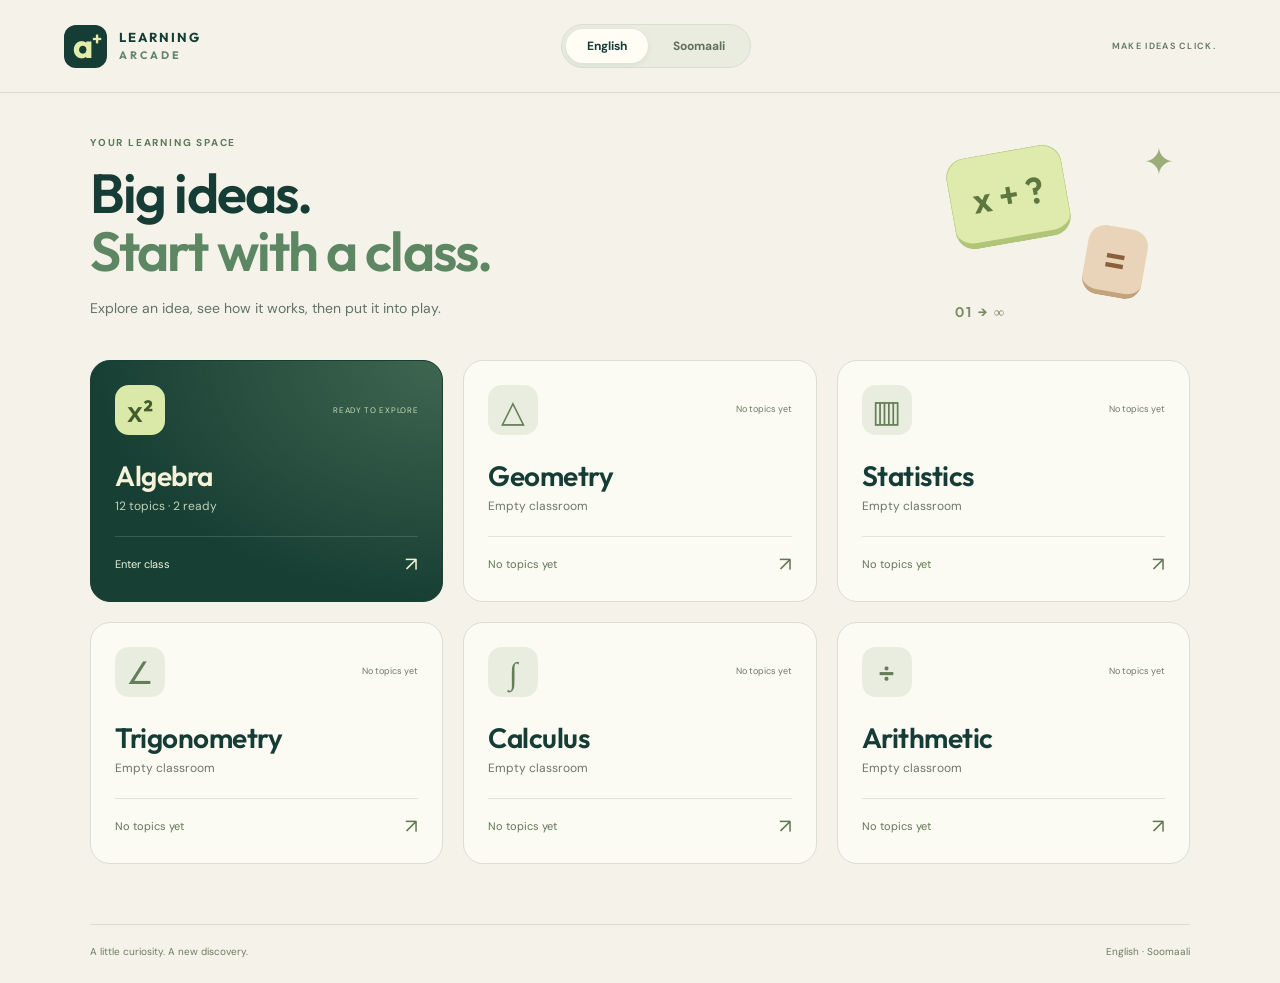
<file: index.html>
<!doctype html>
<html lang="en"><head><meta charset="utf-8"><meta name="viewport" content="width=device-width,initial-scale=1"><meta name="theme-color" content="#153c35"><meta name="description" content="Explore classes, algebra topics, interactive simulations and endless equation games in English and Somali."><title>Learning Arcade — Your classes</title><link rel="stylesheet" href="arcade.css"><script src="arcade.js?v=platform-trains-3" defer></script></head><body>
<header><a class="brand" id="home" href="index.html"><span class="brand-symbol">a<span>+</span></span><span>LEARNING<small>ARCADE</small></span></a><div class="languages" aria-label="Language"><button id="en" lang="en" aria-pressed="true">English</button><button id="so" lang="so" aria-pressed="false">Soomaali</button></div><span class="header-note" id="header-note">MAKE IDEAS CLICK.</span></header>
<main id="content"></main>
<dialog id="mode-dialog" aria-labelledby="dialog-title"><button class="close" id="close-dialog" aria-label="Close">×</button><p class="eyebrow" id="dialog-kicker"></p><h2 id="dialog-title"></h2><p id="dialog-description"></p><div class="mode-choices" id="mode-choices"></div></dialog>
<footer><span id="footer-copy"></span><span id="footer-languages">English · Soomaali</span></footer></body></html>
</file>
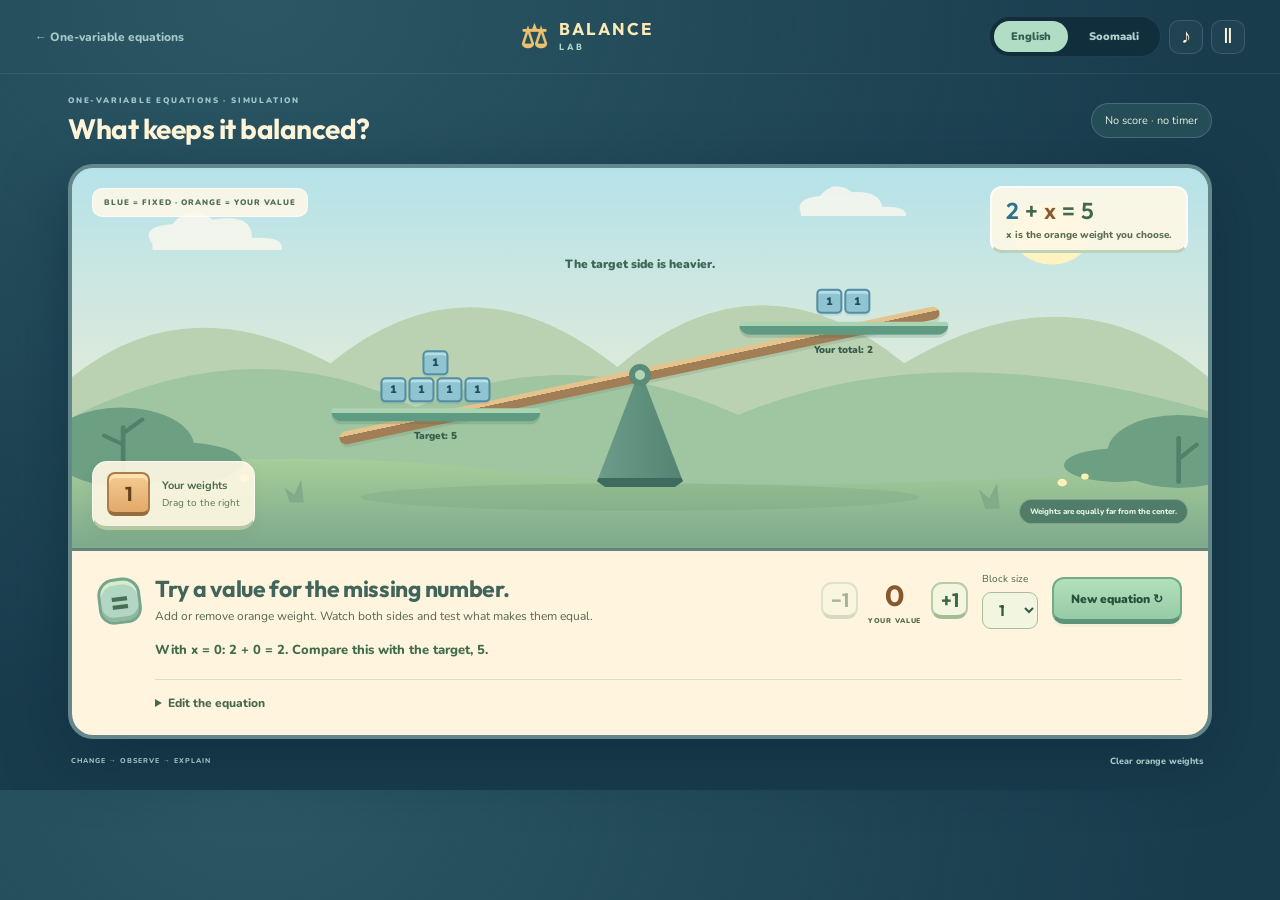
<file: bridge/index.html>
<!doctype html>
<html lang="en"><head><meta charset="utf-8"><meta name="viewport" content="width=device-width,initial-scale=1"><meta name="theme-color" content="#193c4d"><meta name="description" content="Explore one-variable equations with a live balance beam, whole and half-unit weights, and editable equations."><title>Balance Lab — Equation Simulation</title><link rel="stylesheet" href="style.css"><script src="model.js" defer></script><script src="game.js" defer></script></head>
<body><header><a class="hub-link" id="hub-link" href="../index.html">← Games</a><a class="brand" href="../index.html"><span>⚖</span><b>BALANCE<small>LAB</small></b></a><div class="header-controls"><div class="languages"><button data-language="en" id="en" aria-pressed="true">English</button><button data-language="so" id="so" lang="so" aria-pressed="false">Soomaali</button></div><button id="sound" class="round" aria-label="Enable sound" aria-pressed="false">♪</button><button id="motion" class="round" aria-label="Pause motion" aria-pressed="false">Ⅱ</button></div></header>
<main><div class="mission-bar"><div><p id="round-label">ONE-VARIABLE EQUATIONS · SIMULATION</p><h1 id="round-title">What keeps it balanced?</h1></div><span class="sim-pill" id="free-label">No score · no timer</span></div>
<section class="game-frame" aria-label="Balance playground"><div class="arena" id="arena">
<svg class="landscape" viewBox="0 0 1200 500" preserveAspectRatio="none" aria-hidden="true"><defs><linearGradient id="sky" x2="0" y2="1"><stop stop-color="#b5e2e9"/><stop offset="1" stop-color="#fff1cf"/></linearGradient><linearGradient id="ground" x2="0" y2="1"><stop stop-color="#a7cd9a"/><stop offset="1" stop-color="#7da98c"/></linearGradient></defs><rect width="1200" height="500" fill="url(#sky)"/><circle cx="1035" cy="86" r="41" fill="#fff3bf"/><g class="clouds" fill="#fffaf0" opacity=".76"><path d="M85 100q-14-23 21-26q18-29 43-6q42-9 41 24q36-2 31 16H85Z"/><path d="M770 60q-7-20 20-23q15-23 34-5q28-3 32 19q26-1 25 12H770Z"/></g><path d="M0 275q120-120 273-18q148-150 303 5q150-160 303-5q179-131 321 18v225H0Z" fill="#bad2b1"/><path d="M0 328q190-120 363-13q162-90 341 10q212-110 496-5v180H0Z" fill="#9fc5a1"/><path d="M0 400q240-35 470 0t730-5v105H0Z" fill="url(#ground)"/><ellipse cx="600" cy="433" rx="295" ry="18" fill="#537c6120"/><g fill="#6d9f83"><ellipse cx="52" cy="367" rx="77" ry="52"/><ellipse cx="117" cy="388" rx="63" ry="27"/><ellipse cx="1169" cy="373" rx="75" ry="48"/><ellipse cx="1104" cy="391" rx="56" ry="22"/></g><g fill="none" stroke="#4f8269" stroke-width="5" stroke-linecap="round"><path d="M54 408v-67m0 23-20-12m20-3 20-18M1169 413v-58m0 28 19-19"/></g><g fill="#fff0b8"><circle cx="182" cy="408" r="5"/><circle cx="157" cy="418" r="4"/><circle cx="1046" cy="414" r="5"/><circle cx="1070" cy="406" r="4"/></g><g fill="#81ab89"><path d="m230 440-5-19 10 9 7-20 3 30Zm735 9-7-26 11 12 8-20 3 33Z"/></g></svg>
<div class="scene-label" id="scene-label">ONE BLOCK = 1 UNIT</div><div class="practice-equation" id="practice-equation"></div><div class="balance-machine"><div class="fulcrum"></div><div class="beam" id="beam"><div class="platform left"><div class="weights" id="left-weights"></div><div class="platform-base"></div><div class="pan-label" id="left-label"></div></div><div class="platform right"><div class="drop-zone" id="drop-zone" data-drop-zone="right"><div class="weights" id="right-weights"></div><span class="drop-label" id="drop-label">Drop here</span></div><div class="platform-base"></div><div class="pan-label" id="right-label"></div></div></div><div class="pivot-cap"></div></div>
<div class="balance-status" id="balance-status" role="status" aria-live="polite"></div><div class="block-tray"><button class="tray-block" id="tray-block" aria-label="Drag a block to the right or tap to add one"><span>1</span></button><div><b id="tray-title">Your blocks</b><span id="tray-instruction">Drag to the right side</span></div></div><div class="simulation-tag" id="simulation-tag">Equal distances · classroom weight units</div><div class="result-layer" id="result-layer"></div>
</div><div class="play-dock"><div class="instruction"><div class="guide" aria-hidden="true">=</div><div><h2 id="instruction-title">Make both sides equal.</h2><p id="instruction-text">Drag blocks to the right, or use +1.</p></div></div><div class="play-controls"><div class="box-stepper"><button id="less" data-action="less" aria-label="Remove one block">−1</button><div><b id="block-count">0</b><span id="block-label">ADDED</span></div><button id="more" data-action="more" aria-label="Add one block">+1</button></div><div class="step-choice"><label for="step" id="step-label">Block size</label><select id="step"><option value="1">1</option><option value="0.5">½</option></select></div><button class="game-button" id="primary" data-action="new">New equation ↻</button></div><p class="feedback" id="feedback" role="status" aria-live="polite"></p><details class="equation-settings"><summary id="edit-label">Edit the equation</summary><div><label><span id="fixed-label">Fixed blue weight</span><input id="fixed" type="range" min="0" max="4" step="0.5" value="2"><output id="fixed-output">2</output></label><label><span id="target-label">Target weight</span><input id="target" type="range" min="5" max="10" step="0.5" value="5"><output id="target-output">5</output></label></div></details></div></section>
<footer><span id="footer-copy">MOVE BLOCKS → FIND BALANCE → DISCOVER x</span><button data-action="restart" id="restart">Start again</button></footer></main><div id="particles" aria-hidden="true"></div></body></html>
</file>
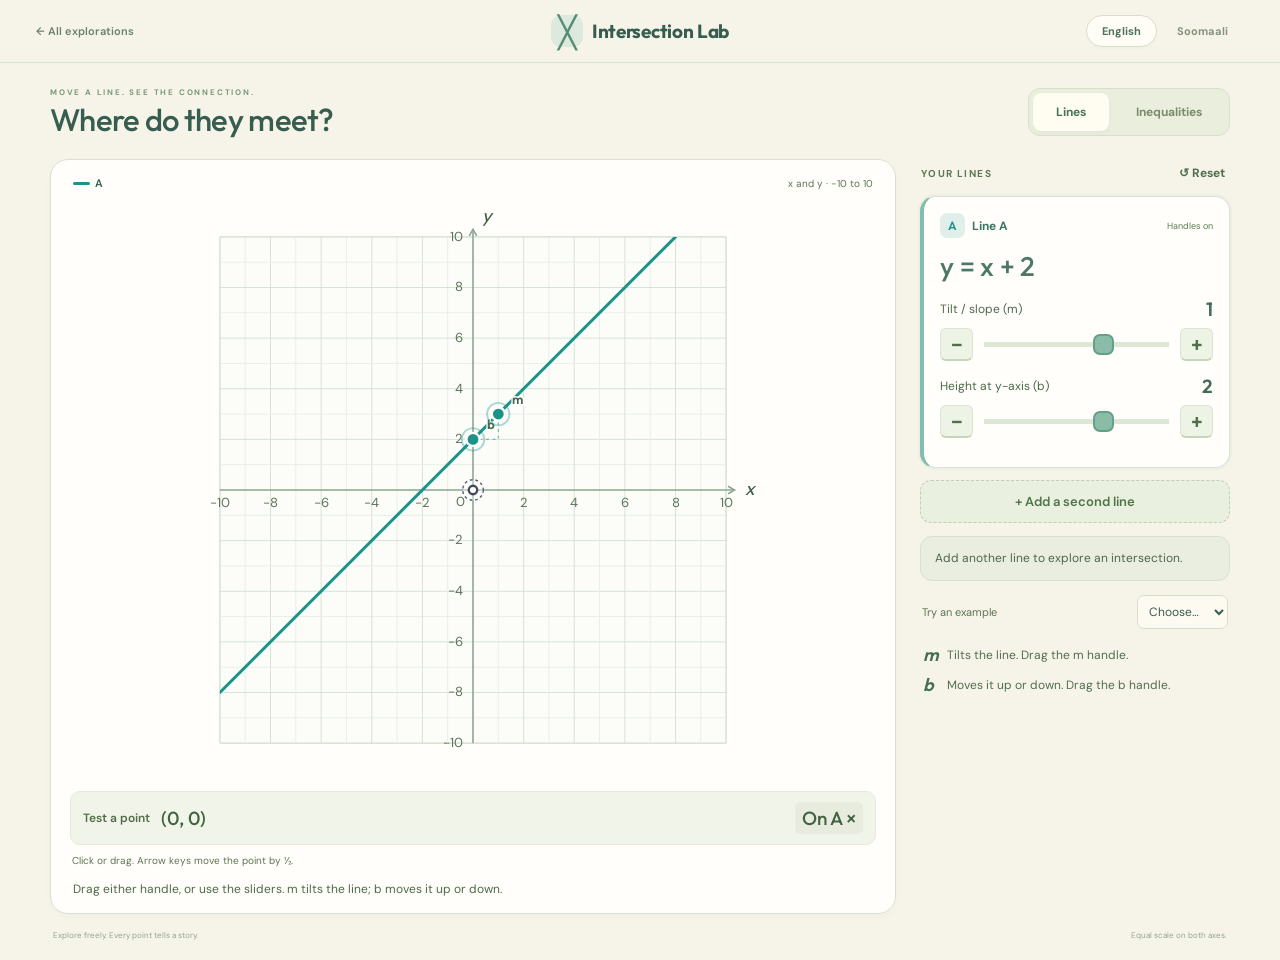
<file: graph/index.html>
<!doctype html>
<html lang="en"><head><meta charset="utf-8"><meta name="viewport" content="width=device-width,initial-scale=1"><meta name="theme-color" content="#183f3e"><meta name="description" content="Explore lines, their intersections, and the shared solutions of linear inequalities. An interactive Cartesian graph in English and Somali."><title>Intersection Lab — Lines & Inequalities</title><link rel="stylesheet" href="style.css"><script src="model.js" defer></script><script src="game.js" defer></script></head>
<body>
<header><a class="back-link" id="back" href="../index.html">← All explorations</a><a class="brand" href="../index.html"><span class="brand-icon" aria-hidden="true">╳</span><b id="brand">Intersection Lab</b></a><div class="language"><button data-lang="en" id="lang-en" aria-pressed="true">English</button><button data-lang="so" id="lang-so" aria-pressed="false">Soomaali</button></div></header>
<main>
<div class="intro"><div><p class="eyebrow" id="eyebrow">MOVE A LINE. SEE THE CONNECTION.</p><h1 id="title">Where do they meet?</h1></div><div class="mode-tabs" role="tablist" aria-label="Simulation mode"><button id="mode-lines" role="tab" aria-selected="true" data-mode="lines">Lines</button><button id="mode-inequalities" role="tab" aria-selected="false" data-mode="inequalities">Inequalities</button></div></div>
<div class="workspace"><section class="graph-panel" aria-label="Interactive Cartesian graph"><div class="graph-heading"><div class="legend" id="legend"></div><span id="grid-label">x and y · −10 to 10</span></div><div class="plot-wrap"><svg id="plot" viewBox="0 0 640 640" role="img" aria-label="Coordinate grid" tabindex="0"></svg></div><div class="probe-panel"><div><b id="probe-title">Test a point</b><span id="probe-coordinates">(0, 0)</span></div><div class="probe-verdicts" id="probe-verdicts" aria-live="polite"></div></div><div class="probe-tools"><span id="probe-tip">Click the grid. Arrow keys move the point.</span><button id="intersection-probe">Test the intersection</button></div><p id="explanation" class="explanation"></p></section>
<aside class="controls"><div class="controls-top"><span id="controls-title">YOUR LINES</span><button id="reset">↺ Reset</button></div><div id="cards"></div><button id="second-line" class="second-line" aria-pressed="false">+ Add a second line</button><div class="intersection-card" id="intersection-card" role="status" aria-live="polite"></div><div class="preset-row"><label for="preset" id="preset-label">Try an example</label><select id="preset"></select></div><div class="small-guide"><p><span class="guide-symbol">m</span><span id="m-guide">Changes the tilt of the line.</span></p><p><span class="guide-symbol">b</span><span id="b-guide">Moves the line up or down.</span></p><p class="boundary-guide" id="boundary-guide"></p></div></aside></div>
<footer><span id="footer">Explore freely. Every point tells a story.</span><span id="units">Equal scale on both axes.</span></footer>
</main></body></html>
</file>
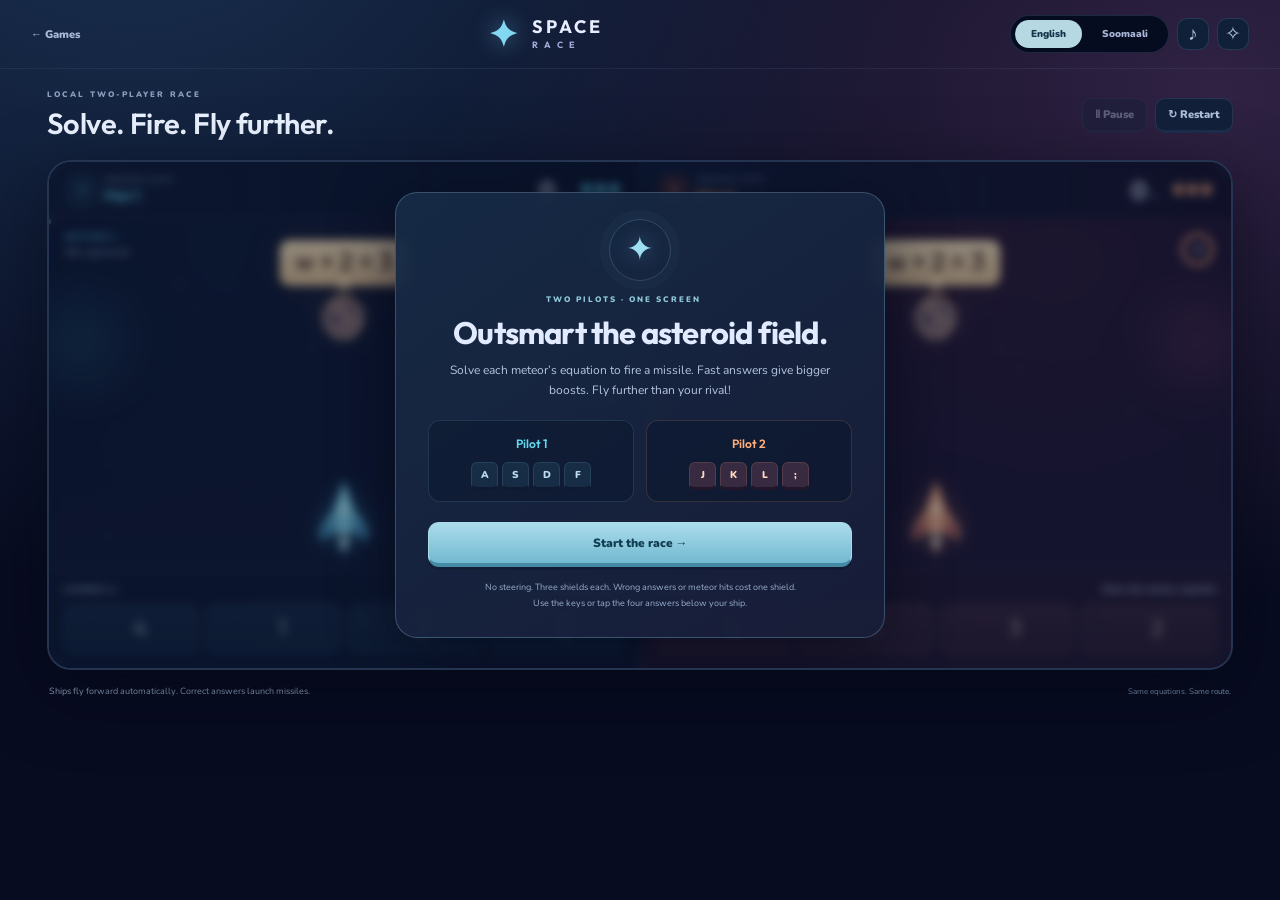
<file: space/index.html>
<!doctype html>
<html lang="en"><head><meta charset="utf-8"><meta name="viewport" content="width=device-width,initial-scale=1"><meta name="theme-color" content="#080c21"><meta name="description" content="Two pilots race through space by solving equations and firing missiles. A local two-player algebra game in English and Somali."><title>Space Race — Equation Racers</title><link rel="stylesheet" href="style.css"><script src="../shared/equations.js" defer></script><script src="model.js" defer></script><script src="game.js" defer></script></head>
<body><header><a id="hub-link" class="hub-link" href="../index.html">← Games</a><a class="brand" href="../index.html"><span>✦</span><b>SPACE<small>RACE</small></b></a><div class="header-actions"><div class="languages"><button id="en" data-language="en" aria-pressed="true">English</button><button id="so" data-language="so" lang="so" aria-pressed="false">Soomaali</button></div><button class="icon-button" id="sound" aria-label="Enable sound" aria-pressed="false">♪</button><button class="icon-button" id="motion" aria-label="Reduce motion" aria-pressed="false">✧</button></div></header>
<main><div class="match-bar"><div><p id="eyebrow">LOCAL TWO-PLAYER RACE</p><h1 id="game-title">Solve. Fire. Fly further.</h1></div><div class="match-actions"><button id="pause" class="quiet-button" disabled>Ⅱ <span>Pause</span></button><button id="restart" class="quiet-button">↻ <span>Restart</span></button></div></div>
<section class="race" aria-label="Two-player space race"><div class="lanes" id="lanes"></div><div class="game-overlay" id="game-overlay"></div></section>
<footer><span id="footer-copy">Ships fly forward automatically. Correct answers launch missiles.</span><span class="fair-play" id="fair-play">Same equations. Same route.</span></footer></main>
</body></html>
</file>
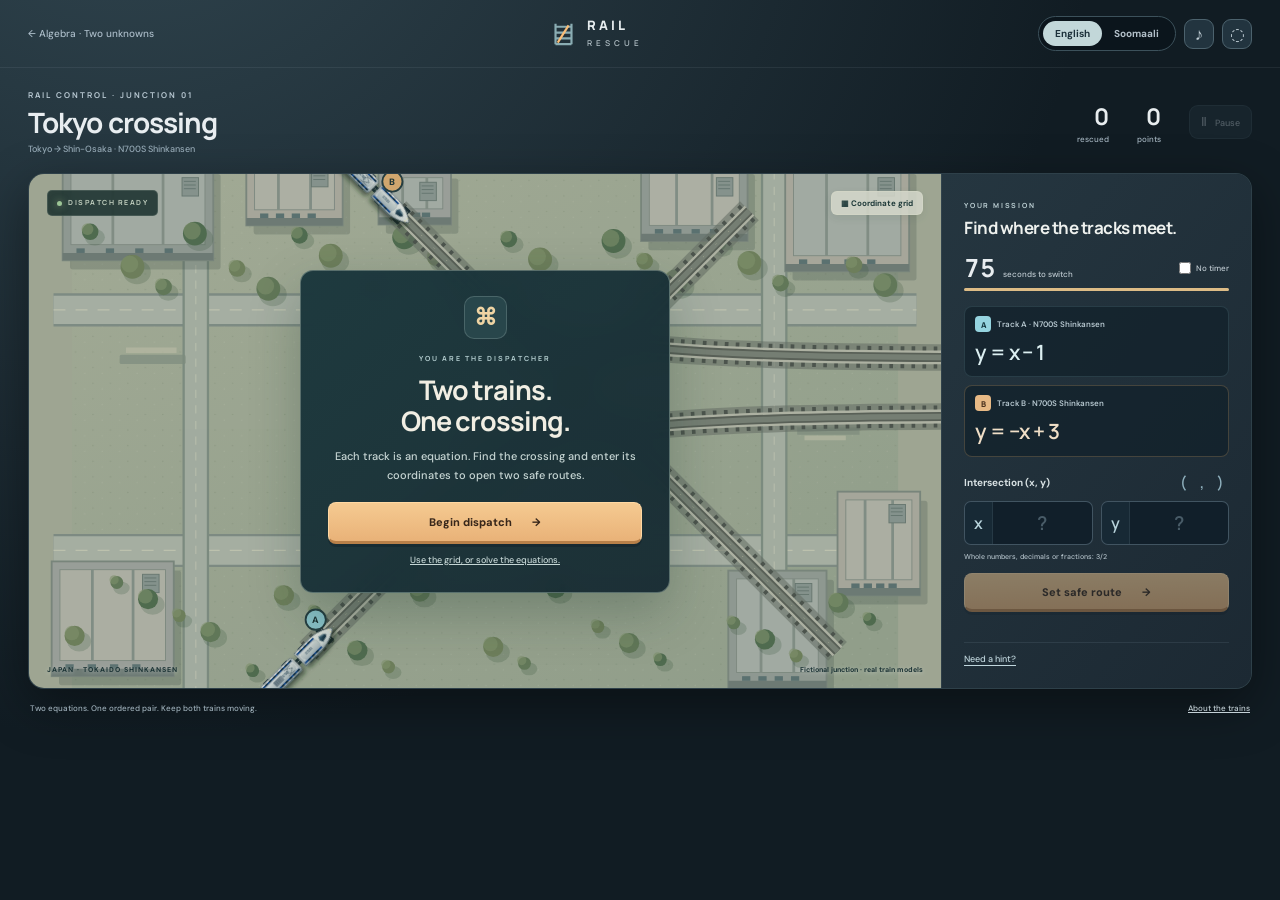
<file: trains/index.html>
<!doctype html><html lang="en"><head><meta charset="utf-8"><meta name="viewport" content="width=device-width,initial-scale=1"><meta name="theme-color" content="#111c23"><meta name="description" content="Rescue two trains by finding where their track equations intersect. An endless visual algebra game in English and Somali."><title>Rail Rescue — Equation Dispatch</title><link rel="stylesheet" href="style.css?v=vector-trains-2"><script src="model.js?v=vector-trains-2" defer></script><script src="game.js?v=vector-trains-2" defer></script></head><body>
<header><a id="back-link" class="back-link" href="../index.html?class=algebra&topic=two&mode=game&lang=en">← Algebra · Two unknowns</a><a class="brand" id="brand-link" href="../index.html?class=algebra&topic=two&mode=game&lang=en"><svg viewBox="0 0 40 40" aria-hidden="true"><path d="M9 6v28m22-28v28M9 10h22M9 18h22M9 26h22M9 34h22" stroke="currentColor" stroke-width="3"/><path d="m12 32 15-24" stroke="#f9bd77" stroke-width="3"/></svg><span id="brand">RAIL<small>RESCUE</small></span></a><div class="header-actions"><div class="languages"><button data-lang="en" id="lang-en" aria-pressed="true">English</button><button data-lang="so" id="lang-so" lang="so" aria-pressed="false">Soomaali</button></div><button class="icon-button" id="sound" aria-label="Enable sound" aria-pressed="false">♪</button><button class="icon-button" id="motion" aria-label="Reduce motion" aria-pressed="false">◌</button></div></header>
<main><div class="dispatch-heading"><div><p class="eyebrow" id="dispatch-label">RAIL CONTROL · JUNCTION 01</p><h1 id="city-title">Tokyo crossing</h1><p class="route-label" id="route-label">Tokyo → Shin-Osaka</p></div><div class="stats"><div><b id="saved-count">0</b><span id="saved-label">rescued</span></div><div><b id="score-count">0</b><span id="score-label">points</span></div><button class="pause-button" id="pause" disabled>Ⅱ <span id="pause-label">Pause</span></button></div></div>
<div class="control-room"><section class="rail-scene" id="rail-scene" aria-label="Two trains approaching the intersection of their tracks"><svg id="rail-map" viewBox="0 0 900 560" role="img" aria-label="An overhead railway junction"></svg><div class="scene-top"><span class="live-label"><i></i><span id="scene-status">DISPATCH READY</span></span><button class="map-button" id="grid" aria-pressed="false"><span aria-hidden="true">▦</span> <span id="grid-label">Coordinate grid</span></button></div><div class="scene-bottom"><span id="location-caption">TOKYO · JAPAN</span><span id="scale-label">Fictional junction · real train models</span></div><div id="scene-overlay" class="scene-overlay"></div><div id="emergency-banner" class="emergency-banner" role="status"></div></section>
<aside class="dispatch-panel"><div class="panel-heading"><span class="small-label" id="task-label">YOUR MISSION</span><h2 id="task-title">Find where the tracks meet.</h2></div><div class="timer-row"><div><strong id="clock">75</strong><span id="clock-label">seconds to switch</span></div><label class="practice-label"><input id="practice" type="checkbox"><span id="practice-label">No timer</span></label></div><div class="timer-track"><span id="timer-fill"></span></div><div class="equations" id="equations"></div><form id="answer-form"><div class="coordinate-label"><label for="coordinate-first" id="coordinate-label">Intersection (x, y)</label><span id="pair-symbol">( , )</span></div><div class="coordinate-inputs"><label><span id="first-variable">x</span><input id="coordinate-first" type="text" autocomplete="off" spellcheck="false" inputmode="text" aria-label="x coordinate" maxlength="24" placeholder="?"></label><label><span id="second-variable">y</span><input id="coordinate-second" type="text" autocomplete="off" spellcheck="false" inputmode="text" aria-label="y coordinate" maxlength="24" placeholder="?"></label></div><p class="input-note" id="input-note">Whole numbers, decimals or fractions: 3/2</p><button class="dispatch-button" id="dispatch" type="submit"><span id="dispatch-button-label">Set safe route</span><span aria-hidden="true">→</span></button></form><div class="feedback" id="feedback" role="status" aria-live="polite"></div><div class="hint-area"><button class="hint-button" id="hint">Need a hint?</button><div id="hint-content"></div></div><div id="worked-solution" class="worked-solution" hidden></div></aside></div>
<footer><span id="footer-copy">Two equations. One ordered pair. Keep both trains moving.</span><button id="about" class="about-button">About the trains</button></footer><dialog id="about-dialog"><button class="dialog-close" id="close-about" aria-label="Close">×</button><h2 id="about-title">Real trains. A fictional junction.</h2><div id="about-copy"></div></dialog></main></body></html>
</file>
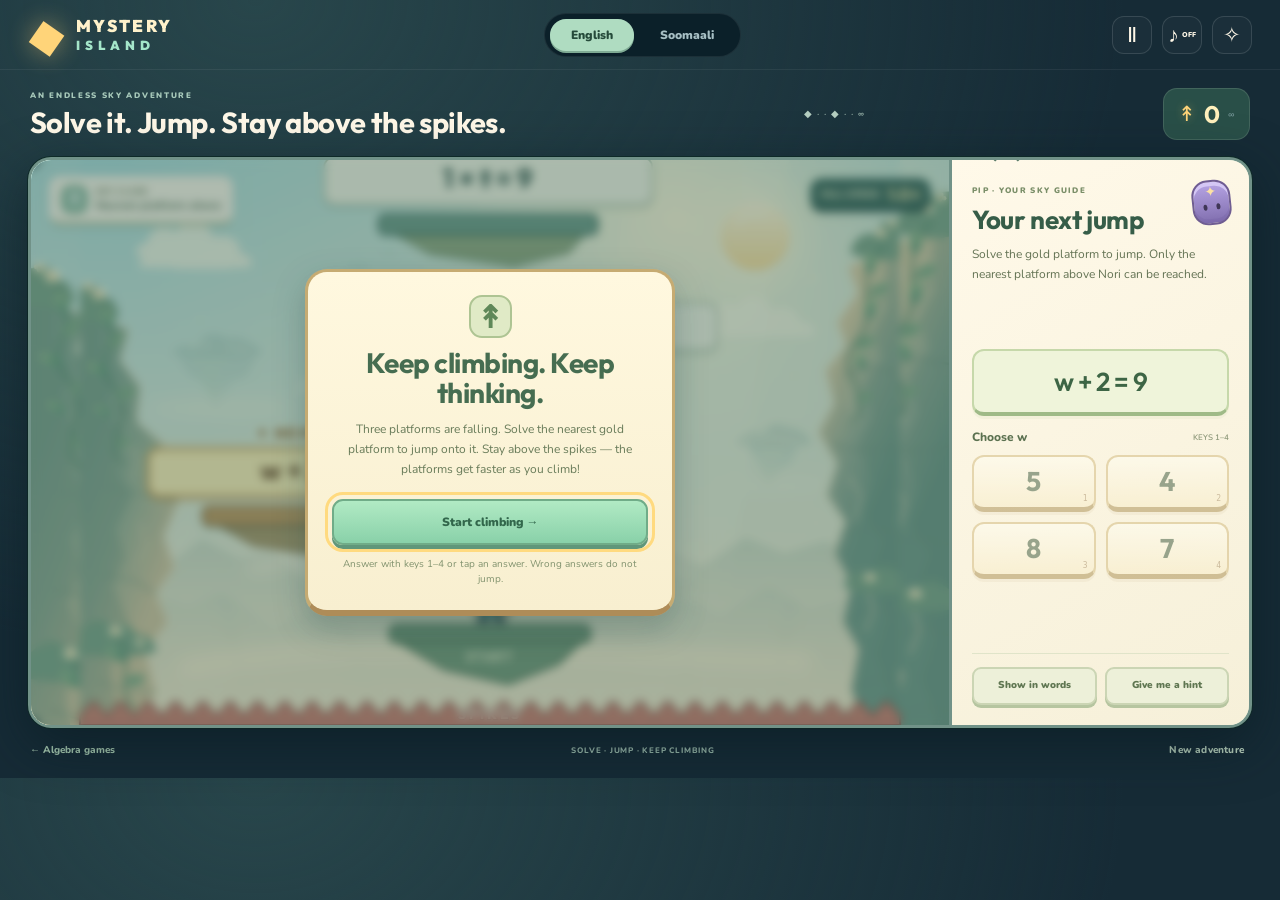
<file: island.html>
<!doctype html>
<html lang="en"><head><meta charset="utf-8"><meta name="viewport" content="width=device-width,initial-scale=1"><meta name="theme-color" content="#162b36"><meta name="description" content="Jump between falling equation platforms, solve the nearest platform, and stay above the spikes. An endless algebra game in English and Somali."><title>Mystery Island — Sky Climb</title><link rel="stylesheet" href="style.css?v=sky-climb-3"><script src="shared/equations.js" defer></script><script src="island-model.js?v=sky-climb-3" defer></script><script src="app.js?v=sky-climb-3" defer></script></head>
<body>
<header class="game-header"><a class="game-brand" href="index.html" aria-label="Mystery Island"><span class="brand-crystal">◆</span><span>MYSTERY<span>ISLAND</span></span></a><div class="language-switch"><button data-lang="en" id="language-en" aria-pressed="true">English</button><button data-lang="so" id="language-so" aria-pressed="false" lang="so">Soomaali</button></div><div class="header-actions"><button id="pause-battle" class="icon-button" aria-label="Pause">Ⅱ</button><button id="sound" class="icon-button" aria-pressed="false" aria-label="Enable sound">♪<span>OFF</span></button><button id="motion" class="icon-button" aria-pressed="false" aria-label="Reduce animation">✧</button></div></header>
<main class="game-shell">
<div class="adventure-top"><div><p id="world-label">AN ENDLESS SKY ADVENTURE</p><h1 id="level-title">Solve it. Jump. Stay above the spikes.</h1></div><div class="island-map" id="island-map">◆ · · ◆ · · ∞</div><div class="star-counter"><span>↟</span><b id="star-count">0</b><span>∞</span></div></div>
<section class="game-frame climb-frame">
<div class="arena" id="arena">
<svg id="climb-svg" viewBox="0 0 900 620" role="img" aria-label="Three falling equation platforms above spikes"><defs><linearGradient id="climb-stone" x2="0" y2="1"><stop stop-color="#b4d697"/><stop offset=".25" stop-color="#79a56a"/><stop offset=".3" stop-color="#a38765"/><stop offset="1" stop-color="#6c7560"/></linearGradient><linearGradient id="spike-fill" x2="0" y2="1"><stop stop-color="#ebac96"/><stop offset="1" stop-color="#965b66"/></linearGradient><linearGradient id="target-stone" x2="0" y2="1"><stop stop-color="#ffe8a2"/><stop offset=".25" stop-color="#d6b66b"/><stop offset="1" stop-color="#8a7c53"/></linearGradient></defs><image href="assets/sky-climb.svg" width="900" height="620"/><g id="launch-ledge"><rect x="-110" y="0" width="220" height="20" rx="8" fill="url(#climb-stone)"/><path d="M-100 19H100L75 43 20 65-50 49Z" fill="#829471"/><text id="launch-label" x="0" y="40" text-anchor="middle">START</text></g><g id="platform-layer"></g><g id="climber"><image href="assets/character.svg" x="-32" y="-79" width="64" height="79"/></g><path class="spike-bed" id="spike-bed" fill="url(#spike-fill)"/><text id="spike-label" x="450" y="613" text-anchor="middle">SPIKES</text></svg>
<div class="mission-hud"><span class="mission-icon">↟</span><div><span id="mission-caption">SKY CLIMB</span><b id="mission-name">Find the nearest platform</b></div></div><div class="phase-track" id="phase-track"></div><div class="climb-toast" id="world-message" role="status" aria-live="polite"></div><div id="reward-layer" class="reward-layer"></div>
</div>
<div class="dialogue-dock" id="dialogue-dock"><div class="guide-avatar" aria-hidden="true"><span>✦</span></div><div class="dialogue-content"><div class="speaker" id="speaker">PIP · YOUR SKY GUIDE</div><h2 id="dialogue-title">Your next jump</h2><p id="dialogue-text"></p><div class="game-feedback" id="feedback" role="status" aria-live="polite"></div><div id="interaction"></div></div><div class="dock-actions" id="dock-actions"></div></div>
</section>
<div class="game-footer"><a class="arcade-return" id="arcade-return" href="index.html">← Algebra games</a><span id="journey-note">SOLVE · JUMP · KEEP CLIMBING</span><button id="restart">New adventure</button></div>
</main>
</body></html>
</file>
<file: arcade.css>
@import url('https://fonts.googleapis.com/css2?family=DM+Sans:wght@400;500;600;700&family=Outfit:wght@400;500;600;700;800&display=swap');
:root{--ink:#153c35;--paper:#f5f2e9;--muted:#617366;--line:#d9dfd2;--green:#315c47}*{box-sizing:border-box}body{margin:0;background:var(--paper);color:var(--ink);font-family:'DM Sans',sans-serif}a{color:inherit;text-decoration:none}button{font:inherit;cursor:pointer}button,a{-webkit-tap-highlight-color:transparent}a:focus-visible,button:focus-visible{outline:3px solid #b9712e;outline-offset:5px}header{max-width:1340px;padding:24px 5%;margin:auto;display:flex;justify-content:space-between;align-items:center;gap:20px;border-bottom:1px solid var(--line)}.brand{display:flex;align-items:center;gap:12px;font:700 13px/1.2 Outfit;letter-spacing:2px}.brand small{display:block;color:#63856c;letter-spacing:3px;margin-top:4px}.brand-symbol{position:relative;width:43px;height:43px;display:grid;place-items:center;font-size:34px;background:var(--ink);color:#e4ecaa;border-radius:12px;letter-spacing:0;padding-right:6px}.brand-symbol span{position:absolute;right:5px;top:3px;font-size:18px}.languages{display:flex;gap:4px;padding:4px;border:1px solid var(--line);border-radius:28px;background:#e9ecdf}.languages button{border:0;border-radius:22px;background:none;padding:9px 21px;font-weight:700;color:#62705b;font-size:12px}.languages button[aria-pressed=true]{background:#fffdf4;color:var(--ink);box-shadow:0 2px 6px #243e2210}.header-note{font-size:9px;letter-spacing:1.3px;color:#637660;font-weight:600}main{max-width:1160px;padding:38px 30px 60px;margin:auto;min-height:75vh}.page-heading{display:flex;justify-content:space-between;align-items:center;gap:24px;margin:0 0 34px}.eyebrow{font-size:10px;font-weight:700;letter-spacing:1.8px;color:#5e7959;margin:0 0 15px}h1{font:600 55px/1.05 Outfit;letter-spacing:-1.9px;margin:0;max-width:850px}h1 em{font-style:normal;color:#5d8663}.intro{font-size:14px;color:var(--muted);line-height:1.7;margin:18px 0 0;max-width:650px}.hero-art{width:255px;height:195px;position:relative;flex-shrink:0}.hero-tile{position:absolute;left:15px;top:20px;font:600 36px Outfit;color:#5e7740;background:#dfebad;border:1px solid #bfd08a;border-bottom:6px solid #b0c578;border-radius:20px;padding:20px 22px;transform:rotate(-10deg)}.hero-art i{position:absolute;left:150px;top:96px;border-radius:17px;background:#e9d4b9;color:#88613c;font:600 39px Outfit;padding:8px 19px;transform:rotate(10deg);border-bottom:5px solid #c3a37c}.hero-art b{position:absolute;right:15px;top:6px;font-size:38px;font-weight:400;color:#9dad77}.hero-art small{position:absolute;bottom:5px;left:20px;font:600 14px Outfit;letter-spacing:2px;color:#7c8966}.class-grid{display:grid;grid-template-columns:repeat(3,1fr);gap:20px}.class-card{background:#fbfaf3;border:1px solid var(--line);border-radius:20px;padding:24px;transition:transform .2s,box-shadow .2s;min-height:234px}.class-card:hover{transform:translateY(-4px);box-shadow:0 10px 30px #28442b10}.class-card.available{background:#183f34;color:#f6f2da;border-color:#183f34;background-image:radial-gradient(ellipse at 100% 0,#3e6650,transparent 70%)}.class-top{display:flex;align-items:center;justify-content:space-between;gap:12px}.subject-icon{font:500 31px Outfit;display:grid;place-items:center;width:50px;height:50px;border-radius:14px;background:#e9eddf;color:#657d58}.available .subject-icon{background:#dae9a8;color:#425c2b}.status{font-size:9px;color:#6c7b65;line-height:1.5}.available .status{color:#c8dab5;letter-spacing:.7px;font-size:8px}.class-card h2{font:600 28px Outfit;margin:23px 0 5px;letter-spacing:-.5px}.class-card p{font-size:12px;color:#6b7866;margin:0}.available p{color:#bed2b8}.class-link{display:flex;align-items:center;justify-content:space-between;border-top:1px solid #e0e5d8;margin-top:22px;padding-top:14px;font-size:11px;color:#607754}.class-link b{font-size:20px;font-weight:400}.available .class-link{border-color:#ffffff25;color:#eff4d9}.breadcrumbs{display:flex;flex-wrap:wrap;align-items:center;gap:9px;font-size:12px;color:#627b5b;margin:0 0 28px}.breadcrumbs a:hover{text-decoration:underline}.breadcrumbs>span{color:#b6bea9}.count-badge{text-align:center;min-width:135px;padding:20px;background:#e6ecd7;border:1px solid #d5dfc3;border-radius:18px}.count-badge b{display:block;font:600 43px Outfit}.count-badge span{font-size:11px;color:#5c7452}.topic-grid{display:grid;grid-template-columns:repeat(3,1fr);gap:16px}.topic-card{position:relative;text-align:left;border:1px solid #dce2d2;background:#fafaf2;border-radius:17px;min-height:168px;padding:21px;display:flex;flex-direction:column;align-items:flex-start;gap:14px;color:var(--ink)}.topic-card.ready{border-color:#b1c4a4;background:#f7faed;box-shadow:0 3px 0 #c5d5b343}.topic-card.ready:hover{background:#ecf4dd;transform:translateY(-2px)}.topic-number{font:500 13px Outfit;color:#687d5a;letter-spacing:1px}.topic-title{font:500 21px/1.25 Outfit;flex:1}.topic-status{font-size:10px;color:#5a7650;width:100%;display:flex;justify-content:space-between;align-items:center}.topic-status b{font-size:18px}.topic-card:disabled{cursor:default;background:#edece3;color:#7c8473;border-color:#e0e0d4}.topic-card:disabled .topic-number,.topic-card:disabled .topic-status{color:#69735f}.empty-state{border:1px dashed #cbd6bf;border-radius:24px;padding:48px 28px;text-align:center;background:#f0f2e5}.empty-state>span{font:300 60px Outfit;color:#97aa7d}.empty-state h2{font:500 27px Outfit}.empty-state p{font-size:14px;color:#65755b;margin:0 auto 25px;max-width:500px;line-height:1.7}.empty-state a{display:inline-block;padding:12px 18px;background:var(--green);color:white;border-radius:10px;font-size:13px}.category-tabs{display:flex;gap:9px;margin:0 0 25px}.category-tabs a{display:flex;gap:9px;align-items:center;border:1px solid #d1dcc6;border-radius:11px;padding:12px 20px;font-size:13px;color:#5f7554;background:#eaefdf}.category-tabs a[aria-current=page]{background:var(--green);color:#f8f3dc;border-color:var(--green)}.activity-grid{display:grid;grid-template-columns:repeat(2,minmax(0,1fr));gap:24px}.activity-card{background:#fffdf6;border:1px solid #d8dfce;border-radius:21px;overflow:hidden}.activity-image{display:block;position:relative;height:255px;overflow:hidden;background:#bddbd6}.activity-image img{width:100%;height:100%;object-fit:cover;transition:transform .5s}.activity-image:hover img{transform:scale(1.03)}.activity-image>span{position:absolute;top:18px;left:19px;background:#fffae8e8;color:#546d4e;border:1px solid white;border-radius:25px;padding:7px 10px;font-size:8px;font-weight:700;letter-spacing:.7px}.activity-body{padding:25px}.activity-note{font-size:10px;color:#617754}.activity-body h2{font:600 31px Outfit;margin:8px 0;letter-spacing:-.5px}.activity-body p{font-size:13px;line-height:1.75;color:#607259;min-height:65px;margin:0 0 22px}.activity-button{display:flex;justify-content:space-between;align-items:center;background:var(--green);color:#fff8df;border-radius:10px;border-bottom:4px solid #234530;padding:13px 17px;font-size:12px;font-weight:600}.activity-button b{font-size:19px;font-weight:400}.space .activity-button{background:#293b69;border-color:#192546}.trains .activity-button{background:#304b5a;border-color:#193543}.island .activity-image img{object-position:center}.activity-grid:has(.activity-card:only-child){max-width:750px;grid-template-columns:1fr}.activity-grid:has(.activity-card:only-child) .activity-card{display:grid;grid-template-columns:1fr 1fr}.activity-grid:has(.activity-card:only-child) .activity-image{height:100%;min-height:290px}.activity-grid:has(.activity-card:only-child) .activity-body p{min-height:0}dialog{border:1px solid #c7d7bd;background:#fffdf3;color:var(--ink);border-radius:25px;padding:34px;width:min(700px,calc(100vw - 32px));box-shadow:0 30px 90px #132e3844}dialog::backdrop{background:#14332e88;backdrop-filter:blur(5px)}dialog .close{position:absolute;right:14px;top:12px;width:32px;height:32px;border:0;border-radius:50%;background:#edf1e3;color:#45643f;font-size:23px}dialog h2{font:600 31px/1.15 Outfit;margin:0 0 13px;letter-spacing:-.5px;max-width:580px}dialog>p:not(.eyebrow){color:#627359;font-size:13px;line-height:1.7;max-width:550px}.mode-choices{display:grid;grid-template-columns:1fr 1fr;gap:15px;margin-top:25px}.mode-choice{border:1px solid #cfdac3;border-radius:17px;background:#f0f5e5;padding:20px;position:relative}.mode-choice:last-child{background:#f4eddf;border-color:#e2d4bc}.mode-choice:hover{box-shadow:0 0 0 3px #bbcdab77}.mode-icon{display:grid;place-items:center;width:42px;height:42px;background:#d9e6c4;color:#4b6d3b;border-radius:12px;font-size:25px}.mode-choice:last-child .mode-icon{background:#e9d7b7;color:#87633b}.mode-choice h3{font:600 23px Outfit;margin:14px 0 7px}.mode-choice p{font-size:12px;line-height:1.65;color:#5d7052;margin:0 0 22px}.mode-choice>b{position:absolute;bottom:14px;right:19px;font-size:21px;font-weight:400}footer{display:flex;justify-content:space-between;gap:20px;max-width:1100px;border-top:1px solid var(--line);padding:20px 0 25px;margin:auto;color:#6c7c61;font-size:10px}@media(max-width:900px){.class-grid,.topic-grid{grid-template-columns:repeat(2,1fr)}.header-note{display:none}h1{font-size:45px}.hero-art{width:210px;transform:scale(.9);transform-origin:right}main{padding:32px 25px 45px}.activity-body{padding:20px}.activity-body h2{font-size:28px}footer{margin:0 25px}}@media(max-width:600px){header{padding:18px 20px;gap:14px}.brand{font-size:11px;gap:9px}.brand-symbol{width:37px;height:37px;font-size:29px}.languages button{padding:8px 13px;font-size:11px}.page-heading{margin-bottom:25px}.hero-art{display:none}h1{font-size:39px;letter-spacing:-1px}.intro{font-size:13px;margin-top:14px}.eyebrow{font-size:8px;letter-spacing:1.3px}main{padding:27px 18px 40px}.class-grid,.topic-grid{gap:12px}.class-card{padding:17px;min-height:225px}.class-top{align-items:flex-start;flex-direction:column;gap:10px}.subject-icon{width:42px;height:42px;font-size:26px}.class-card h2{font-size:24px;margin-top:17px}.class-card p{font-size:10px;line-height:1.5}.class-link{font-size:10px;margin-top:15px}.status{font-size:8px}.class-card.available .status{font-size:7px}.topic-card{padding:17px;min-height:168px}.topic-title{font-size:19px}.count-badge{min-width:92px;padding:13px 8px}.count-badge b{font-size:33px}.count-badge span{font-size:9px}.breadcrumbs{font-size:10px;margin-bottom:24px}.activity-grid{grid-template-columns:1fr;gap:20px}.activity-grid:has(.activity-card:only-child) .activity-card{display:block}.activity-grid:has(.activity-card:only-child) .activity-image{height:230px;min-height:0}.activity-image{height:230px}.activity-body{padding:22px}.activity-body p{min-height:0}.category-tabs a{flex:1;justify-content:center;padding:11px 10px;font-size:12px}dialog{padding:29px 21px}dialog h2{font-size:27px}.mode-choices{gap:12px}.mode-choice{padding:17px 15px}.mode-choice h3{font-size:22px}.mode-choice p{font-size:11px}.mode-icon{height:37px;width:37px;font-size:22px}footer{margin:0 18px;font-size:9px}}@media(max-width:370px){.brand{font-size:9px}.languages button{padding:8px 10px}.class-grid,.topic-grid{grid-template-columns:1fr}.class-top{flex-direction:row;align-items:center}.class-card{min-height:0}.topic-card{min-height:145px}.mode-choices{grid-template-columns:1fr}}@media(prefers-reduced-motion:reduce){*,*::before,*::after{animation:none!important;transition:none!important}}
</file>
<file: bridge/style.css>
@import url('https://fonts.googleapis.com/css2?family=Nunito:wght@500;600;700;800;900&family=Outfit:wght@500;600;700;800&display=swap');
*{box-sizing:border-box}body{margin:0;background:#193c4d;color:#fff4d8;font-family:Nunito,sans-serif;background-image:radial-gradient(ellipse at 20% 0,#2b5764,transparent 65%)}button,a{-webkit-tap-highlight-color:transparent}button{font:inherit;cursor:pointer;color:inherit;transition:transform .18s,filter .18s}button:disabled{cursor:default;opacity:.45}button:hover:not(:disabled){filter:brightness(1.06);transform:translateY(-2px)}button:active:not(:disabled){transform:translateY(1px)}button:focus-visible,a:focus-visible{outline:3px solid #ffe39a;outline-offset:4px}header{max-width:1310px;margin:auto;padding:16px 35px;display:flex;align-items:center;justify-content:space-between;gap:20px;border-bottom:1px solid #ffffff13}.hub-link{font-size:12px;color:#a6c9c9;text-decoration:none;font-weight:800}.brand{text-decoration:none;color:#fce9b5;display:flex;gap:9px;align-items:center;font:800 17px/.95 Outfit;letter-spacing:2px}.brand small{display:block;font-size:9px;letter-spacing:2.7px;color:#a6d8cd;margin-top:6px}.brand>span{font-size:31px;line-height:1;color:#ebc06e}.header-controls{display:flex;align-items:center;gap:8px}.languages{display:flex;gap:4px;background:#102e3c;padding:4px;border-radius:24px;border:1px solid #ffffff15}.languages button{border:0;border-radius:24px;background:none;color:#b3cfd0;font-size:11px;padding:8px 17px;font-weight:900}.languages button[aria-pressed=true]{background:#b2ddc5;color:#325d54}.round{width:34px;height:34px;border:1px solid #ffffff22;border-radius:10px;background:#ffffff08;font-size:20px}main{max-width:1200px;padding:21px 28px 0;margin:auto}.mission-bar{display:flex;align-items:center;justify-content:space-between;margin-bottom:18px;gap:18px}.mission-bar p{margin:0 0 5px;font-size:8px;letter-spacing:1.8px;color:#a1c6c7;font-weight:900}h1{margin:0;font:700 28px Outfit;letter-spacing:-.5px}.progress{display:flex;gap:9px}.progress span{width:30px;height:30px;display:grid;place-items:center;border:2px solid #547d7e;border-radius:10px;color:#b7d0c9;font-size:12px;font-weight:900;background:#29515c}.progress span.current{background:#f2d797;border-color:#f2d797;color:#6d502a;box-shadow:0 0 0 5px #e8ca7915}.progress span.done{color:#275e46;background:#a3d3b3;border-color:#a3d3b3}.score{display:flex;align-items:center;gap:8px;padding:9px 14px;border:1px solid #ffffff12;background:#28515e;border-radius:14px}.score>span{color:#ffd777;font-size:24px}.score b{font:600 23px Outfit}.score small{font-size:10px;color:#b0cdcd}.game-frame{border:4px solid #64878b;border-radius:25px;overflow:hidden;box-shadow:0 20px 60px #09273688}.arena{position:relative;height:clamp(310px,30vw,380px);overflow:hidden;background:#bee2e1}.landscape{position:absolute;width:100%;height:100%;inset:0}.clouds{animation:cloudfloat 25s ease-in-out infinite alternate}.scene-label{position:absolute;left:20px;top:20px;background:#fff9e8de;border:1px solid #ffffffa0;color:#526f56;padding:8px 11px;border-radius:10px;font-size:8px;letter-spacing:1px;font-weight:900;z-index:2}.practice-equation{position:absolute;top:18px;right:20px;background:#fff8e6e6;border:2px solid #ffffffbb;border-bottom:3px solid #bad2b9;border-radius:12px;padding:8px 14px;font:600 23px Outfit;color:#416950;z-index:3;letter-spacing:1px}.known{color:#2d718c}.unknown{color:#8b592b}.practice-equation small{font:800 8px Nunito;letter-spacing:0;color:#586f50;display:block;margin-top:3px;text-align:center}.balance-machine{position:absolute;width:54%;left:23%;top:53%;height:31%;z-index:3}.fulcrum{position:absolute;left:43%;width:14%;top:0;height:100%;background:linear-gradient(90deg,#6b9d89,#538473);clip-path:polygon(50% 0,100% 95%,90% 100%,10% 100%,0 95%)}.fulcrum:after{content:'';position:absolute;bottom:0;height:9px;background:#3e6b5e;left:0;right:0}.beam{position:absolute;top:0;width:100%;height:13px;border-radius:9px;background:linear-gradient(#e5c38c 0 35%,#a17e55 36%);box-shadow:0 3px 0 #64857433;transform-origin:50% 50%;transform:rotate(var(--angle,0deg));animation:tilt .7s cubic-bezier(.2,.85,.3,1.2) both}.pivot-cap{position:absolute;top:-5px;left:calc(50% - 11px);width:22px;height:22px;border-radius:50%;background:#b0d6b4;border:6px solid #5c8b78;z-index:5}.platform{position:absolute;top:0;width:34%;height:0;transform-origin:50% 6px;transform:rotate(calc(-1 * var(--angle,0deg)));animation:countertilt .7s cubic-bezier(.2,.85,.3,1.2) both}.platform.left{left:-1%}.platform.right{right:-1%}.platform-base{position:absolute;left:0;right:0;top:-4px;height:13px;background:linear-gradient(#abd3b2 0 35%,#5f9b82 36%);border-radius:4px 4px 13px 13px;box-shadow:0 3px 0 #396b5033}.weights{position:absolute;bottom:10px;left:0;right:0;display:grid;grid-template-columns:repeat(3,29px);gap:2px;justify-content:center;align-content:end;pointer-events:none}.weight{height:29px;width:29px;border:2px solid #548ea5;border-radius:5px;background:#8fc4d0;color:#214c60;box-shadow:inset 0 3px 0 #b5dfe6,0 2px 0 #427b8c22;display:grid;place-items:center;font-size:11px;font-weight:900;user-select:none}.weight.added{background:#e9b77f;border-color:#ad7e50;color:#644320;box-shadow:inset 0 3px 0 #f8d8a6,0 2px 0 #936e4522;animation:block-in .28s ease both}.pan-label{position:absolute;left:-12px;right:-12px;top:17px;text-align:center;font-size:10px;color:#365e4d;font-weight:900;white-space:nowrap}.drop-zone{position:absolute;left:-5px;right:-5px;bottom:10px;min-height:100px;z-index:4;border:2px dashed transparent;border-radius:12px;pointer-events:auto}.drop-zone .weights{bottom:0;left:3px;right:3px}.drop-zone.ready{border-color:#e9bb63;background:#fff3bd55;box-shadow:0 0 25px #fff0a855}.drop-zone.empty{border-color:#f9f5d9a0;background:#f9f8df22;min-height:75px}.drop-label{position:absolute;inset:0;display:grid;place-items:center;color:#44623c;font-size:10px;font-weight:900;pointer-events:none}.balance-status{position:absolute;left:50%;top:18%;transform:translateX(-50%);color:#3d6656;font-size:12px;font-weight:900;line-height:1.5;text-align:center;max-width:62%;z-index:2}.balance-status.balanced{color:#356b4e;background:#f3f8dce8;border:1px solid #ffffffbb;border-radius:20px;padding:6px 13px}.block-tray{position:absolute;left:20px;bottom:18px;display:flex;align-items:center;gap:12px;background:#fff8e4e8;border:1px solid #ffffffb0;border-bottom:4px solid #b5c8a5;border-radius:15px;padding:10px 14px;z-index:7;box-shadow:0 4px 12px #467b4a15}.tray-block{width:43px;height:44px;border:2px solid #ac7c4b;border-bottom:4px solid #966b3e;border-radius:8px;background:linear-gradient(#f5cc91,#e2a96a);color:#65421e;box-shadow:inset 0 4px 0 #ffe1b1;font:700 20px Outfit;padding:0;touch-action:none;cursor:grab;user-select:none}.tray-block:active{cursor:grabbing}.block-tray>div{display:flex;flex-direction:column;gap:3px}.block-tray b{font-size:11px;color:#4a6a50}.block-tray>div span{font-size:9px;color:#5d7551}.drag-ghost{position:fixed;pointer-events:none;z-index:1000;width:43px;height:44px;border:2px solid #ac7c4b;border-bottom:4px solid #966b3e;border-radius:8px;background:linear-gradient(#f5cc91,#e2a96a);color:#65421e;box-shadow:0 10px 24px #31574c55;display:grid;place-items:center;font:700 20px Outfit;transform:translate(-50%,-50%) rotate(-7deg)}.simulation-tag{position:absolute;right:20px;bottom:24px;font-size:8px;font-weight:800;color:#eaf4df;background:#416f61cf;border:1px solid #b7cba47a;padding:6px 10px;border-radius:20px;z-index:4;max-width:45%;text-align:center}.play-dock{background:#fff5df;border-top:3px solid #66827c;padding:21px 26px;color:#41655b;display:grid;grid-template-columns:minmax(0,1fr) auto;column-gap:22px;align-items:center;min-height:132px}.instruction{display:flex;gap:14px;align-items:center}.guide{width:43px;height:46px;background:#b2d6c4;border:3px solid #78a58e;border-radius:17px 17px 15px 15px;box-shadow:inset 0 4px 0 #d6edc8,inset 0 -4px 0 #91b89d;color:#466f54;display:grid;place-items:center;font:700 33px Outfit;flex-shrink:0;transform:rotate(-7deg)}.instruction h2{font:700 23px/1.2 Outfit;margin:0 0 5px;letter-spacing:-.3px}.instruction p{font-size:12px;line-height:1.6;color:#56684f;margin:0;max-width:460px}.play-controls{display:flex;align-items:center;justify-content:center;gap:20px}.box-stepper{display:flex;align-items:center;justify-content:center;gap:10px}.box-stepper button{height:37px;min-width:37px;padding:0 6px;border:2px solid #bacbad;border-bottom:4px solid #a6bc94;border-radius:11px;background:#f4f5df;color:#3f6547;font:700 19px Outfit}.box-stepper>div{min-width:34px;display:flex;flex-direction:column;text-align:center;line-height:1.05}.box-stepper b{font:700 29px Outfit;color:#87582d}.box-stepper span{font-size:7px;letter-spacing:.7px;font-weight:900;color:#586c4d;margin-top:3px}.game-button{border:2px solid #73aa88;border-bottom:5px solid #5d9479;border-radius:12px;padding:12px 17px;background:linear-gradient(#b2e0b9,#95cba7);font-size:12px;font-weight:900;color:#24513e;box-shadow:0 3px 0 #789d7415;white-space:nowrap}.feedback{grid-column:1/-1;font-size:12px;font-weight:800;line-height:1.5;color:#416c4c;margin:12px 0 0 57px}.feedback.retry{color:#935d34}.feedback:empty{display:none}.result-layer{position:absolute;inset:0;background:#23546055;backdrop-filter:blur(5px);z-index:20;display:none;justify-content:center;align-items:center}.result-layer.show{display:flex}.result-card{width:390px;max-width:90%;max-height:95%;overflow:auto;background:#fff5d8;border:4px solid #d2b176;border-radius:23px;box-shadow:0 8px 0 #ab8e66,0 20px 40px #204b5033;padding:17px 24px;text-align:center;color:#52735d;animation:card-in .45s cubic-bezier(.2,.8,.3,1.3)}.result-star{font-size:31px;color:#b7832d;text-shadow:0 2px #efd095;line-height:1}.result-card h2{font:700 23px Outfit;letter-spacing:-.5px;margin:6px 0}.result-card p{font-size:11px;line-height:1.5;color:#566c4f;margin:0 0 9px}.picture-equation{display:flex;align-items:center;justify-content:center;gap:9px;margin:10px 0;color:#4c7253}.picture-equation>span{font:700 21px Outfit}.picture-equation .picture-group{display:flex;flex-wrap:wrap;gap:3px;max-width:110px;justify-content:center}.picture-equation i{display:inline-grid;place-items:center;width:17px;height:19px;border-radius:4px;background:#8fc4d0;border:1px solid #548ea5;font:800 8px Nunito;color:#214c60;box-shadow:inset 0 2px #b5dfe6;font-style:normal}.picture-equation i.added{background:#e9b77f;border-color:#ad7e50;color:#644320;box-shadow:inset 0 2px #f8d8a6}.x-explanation{background:#f0efda;border:1px solid #dfdfc0;border-radius:11px;padding:9px 13px;margin-bottom:12px}.x-explanation .equation{font:600 24px Outfit;letter-spacing:1px;line-height:1.3}.x-explanation p{font-size:10px;margin:5px 0 0;color:#566e4e}.solution{font:700 22px Outfit;margin-top:4px;color:#8b592b}.result-card .game-button{width:100%;padding:10px 15px}.text-button{display:block;margin:8px auto 0;background:none;border:0;color:#566e4e;text-decoration:underline;font-size:9px;padding:2px}.result-card .finish-note{font-size:9px;margin:8px 0 0}.hidden{display:none!important}footer{display:flex;justify-content:space-between;align-items:center;padding:15px 3px 22px;gap:15px;color:#a0bfc0;font-size:7px;letter-spacing:1px;font-weight:800}footer button{font-size:9px;color:#a9c7c6;background:none;border:0}.confetti-piece{position:fixed;top:-20px;pointer-events:none;width:8px;height:12px;z-index:100;animation:confetti 3s ease-out both}.reduced-motion *, .reduced-motion *:before,.reduced-motion *:after{animation:none!important;transition:none!important}@keyframes cloudfloat{to{transform:translateX(65px)}}@keyframes tilt{from{transform:rotate(var(--from-angle,0deg))}to{transform:rotate(var(--angle,0deg))}}@keyframes countertilt{from{transform:rotate(calc(-1 * var(--from-angle,0deg)))}to{transform:rotate(calc(-1 * var(--angle,0deg)))}}@keyframes block-in{from{opacity:.2;transform:translateY(-14px) scale(.8)}to{opacity:1;transform:none}}@keyframes card-in{from{opacity:0;transform:translateY(20px) scale(.85)}to{opacity:1;transform:none}}@keyframes confetti{to{transform:translateY(110vh) rotate(500deg);opacity:0}}
@media(max-width:950px){header{padding:14px 23px}.arena{height:350px}.play-dock{grid-template-columns:1fr;row-gap:18px;padding:21px}.play-controls{justify-content:flex-start;padding-left:57px;gap:24px}.instruction h2{font-size:23px}.feedback{margin-top:0}.balance-machine{width:61%;left:19.5%}.weights{grid-template-columns:repeat(3,27px)}.weight{width:27px;height:27px}.drop-zone{min-height:100px}.result-card{padding:14px 22px}.result-star{font-size:27px}.result-card h2{font-size:22px}.result-card p{font-size:10px;margin-bottom:7px}.picture-equation{margin:7px 0}.x-explanation{padding:7px 11px;margin-bottom:10px}.x-explanation .equation{font-size:22px}.solution{font-size:20px}}
@media(max-width:680px){header{padding:12px 15px;gap:10px}.hub-link{font-size:10px}.brand{font-size:12px;letter-spacing:1px;gap:5px}.brand small{font-size:7px;letter-spacing:1.5px;margin-top:4px}.brand>span{font-size:25px}.header-controls{gap:5px}.languages button{font-size:9px;padding:7px 10px}.round{width:28px;height:29px;font-size:17px}main{padding:18px 12px 0}.mission-bar{gap:10px;margin-bottom:15px}h1{font-size:23px}.mission-bar p{font-size:7px;letter-spacing:1px}.progress{gap:6px}.progress span{width:25px;height:25px;font-size:10px;border-radius:9px}.score{padding:7px 9px;gap:5px}.score>span{font-size:18px}.score b{font-size:18px}.score small{font-size:8px}.game-frame{border-width:3px;border-radius:19px}.arena{height:370px}.scene-label{left:12px;top:13px;font-size:6px;letter-spacing:.5px;padding:6px 8px;max-width:44%}.practice-equation{right:12px;top:11px;font-size:19px;padding:6px 10px}.practice-equation small{font-size:7px}.balance-status{top:24%;font-size:11px;max-width:85%;width:85%}.balance-machine{width:70%;left:15%;top:55%;height:27%}.weights{grid-template-columns:repeat(3,24px);gap:2px}.weight{width:24px;height:24px;font-size:9px}.platform{width:38%}.platform.left{left:-5%}.platform.right{right:-5%}.drop-zone{min-height:107px;left:-7px;right:-7px}.drop-zone.empty{min-height:72px}.drop-label{font-size:9px}.pan-label{font-size:9px;top:15px}.pivot-cap{width:20px;height:20px;left:calc(50% - 10px);border-width:5px}.block-tray{left:12px;bottom:14px;gap:8px;padding:8px 10px;border-radius:13px}.tray-block{width:36px;height:38px;font-size:18px}.block-tray b{font-size:9px}.block-tray>div span{font-size:7px;max-width:90px}.simulation-tag{right:12px;bottom:21px;font-size:6px;max-width:38%;padding:5px 8px}.play-dock{padding:19px 15px;row-gap:16px}.guide{width:38px;height:41px;font-size:28px;border-width:2px;border-radius:15px}.instruction{gap:12px}.instruction h2{font-size:21px}.instruction p{font-size:11px;line-height:1.6}.play-controls{padding-left:50px;gap:19px}.box-stepper{gap:8px}.box-stepper button{min-width:31px;height:33px;font-size:17px;padding:0 4px}.box-stepper b{font-size:27px}.box-stepper>div{min-width:28px}.box-stepper span{font-size:6px}.game-button{font-size:11px;padding:11px 13px}.feedback{font-size:11px;margin-left:50px}.result-card{padding:15px 17px;border-radius:20px;border-width:3px;max-width:91%}.result-card h2{font-size:22px}.result-card .game-button{font-size:10px;padding:9px 12px}.text-button{font-size:8px}.result-card .finish-note{font-size:8px}footer{font-size:6px;letter-spacing:.5px;padding:14px 2px 20px}footer button{font-size:8px}}
@media(max-width:390px){header{flex-wrap:wrap}.header-controls{margin-left:auto}.hub-link{font-size:0}.hub-link:before{content:'←';font-size:16px}.brand{margin-right:auto}.progress{gap:4px}.progress span{width:22px;height:23px}.score{padding:6px}.mission-bar h1{font-size:20px}.mission-bar p{font-size:6px}.arena{height:360px}.play-dock{padding:18px 12px}.play-controls{padding-left:0;justify-content:center;gap:21px}.instruction h2{font-size:20px}.feedback{margin-left:0}.weight{width:21px;height:23px}.weights{grid-template-columns:repeat(3,21px)}.block-tray>div span{max-width:80px}.simulation-tag{max-width:34%;font-size:6px}}
@media(min-width:681px) and (max-height:800px){.arena{height:300px}.play-dock{padding:18px 24px;min-height:125px}.mission-bar{margin-bottom:14px}main{padding-top:17px}.result-card{padding:11px 20px}.result-star{font-size:25px}.result-card h2{font-size:21px;margin:5px 0}.picture-equation{margin:6px 0}.x-explanation{padding:6px 11px;margin-bottom:8px}.x-explanation .equation{font-size:21px}.solution{font-size:19px}.result-card p{font-size:10px;margin-bottom:6px}.result-card .game-button{padding:8px 13px}.text-button{margin-top:6px}}
@media(prefers-reduced-motion:reduce){*,*:before,*:after{animation:none!important;transition:none!important}}
.weights{display:flex;flex-direction:column-reverse;align-items:center;gap:2px}.weight-row{display:flex;gap:2px;justify-content:center}.classroom-caption{font-size:7px}
/* Exploratory simulation: no score, rounds, or win screen. */
.sim-pill{padding:9px 13px;background:#244d58;border:1px solid #91b9b44a;border-radius:20px;font-size:11px;color:#e4f0d7;max-width:240px;text-align:center}.step-choice{display:flex;flex-direction:column;gap:6px;font-size:10px;color:#496348}.step-choice select{font:700 15px Outfit;padding:7px 12px;border:1px solid #a9be98;border-radius:9px;background:#f2f5df;color:#355b42;min-height:37px}.equation-settings{grid-column:1/-1;margin:18px 0 0 57px;border-top:1px solid #d5dfc5;padding-top:15px;font-size:12px}.equation-settings summary{cursor:pointer;font-weight:800;color:#466a4a}.equation-settings>div{display:flex;gap:30px;flex-wrap:wrap;margin-top:18px}.equation-settings label{display:flex;align-items:center;gap:12px;flex:1;min-width:260px}.equation-settings input{flex:1;min-width:100px;accent-color:#537f5b;height:30px}.equation-settings output{font:700 18px Outfit;min-width:35px;text-align:right}.weight.half{height:17px;align-self:flex-end;border-top:2px dashed #588897}.weight.added.half{border-top-color:#987449}.practice-equation small{font-size:10px}.play-controls{gap:14px}.feedback{font-size:13px}.scene-label{font-size:8px}.balance-status{top:23%;max-width:70%}.weights{max-height:155px}.weight{width:26px;height:25px}.weight-row{gap:2px}.block-tray>div span{font-size:10px}.play-dock{padding-bottom:24px}.result-layer{display:none!important}@media(max-width:680px){.sim-pill{font-size:9px;max-width:120px}.play-controls{padding-left:0;flex-wrap:wrap;justify-content:flex-start;gap:13px}.equation-settings{margin-left:0}.equation-settings>div{gap:15px}.equation-settings label{min-width:100%;font-size:11px}.feedback{margin-left:0}.weight{width:21px;height:23px}.weight.half{height:16px}.practice-equation small{font-size:8px;max-width:140px}.balance-status{top:27%;max-width:88%}.practice-equation{font-size:20px}.scene-label{font-size:6px;max-width:42%}.block-tray>div span{font-size:8px}.simulation-tag{font-size:7px}.mission-bar h1{font-size:24px}.mission-bar p{font-size:6px}.arena{height:390px}}
</file>
<file: graph/style.css>
@import url('https://fonts.googleapis.com/css2?family=DM+Sans:wght@400;500;600;700&family=Outfit:wght@500;600;700;800&display=swap');
:root{--night:#183f3e;--cream:#f6f4e9;--ink:#375c50;--muted:#718674;--teal:#1b9389;--coral:#dd7861;--both:#6b68b4;--line:#d9e2d2}*{box-sizing:border-box}body{margin:0;background:var(--cream);color:var(--ink);font-family:'DM Sans',sans-serif;font-size:14px}button,select,input{font:inherit;color:inherit}button{cursor:pointer;transition:background .15s,transform .15s}button:disabled{cursor:default;opacity:.45}button:hover:not(:disabled){transform:translateY(-1px)}button:focus-visible,a:focus-visible,input:focus-visible,select:focus-visible,svg:focus-visible{outline:3px solid #b6a5dc;outline-offset:4px}a{text-decoration:none;color:inherit}header{display:flex;justify-content:space-between;align-items:center;max-width:1330px;margin:auto;padding:15px 36px;border-bottom:1px solid var(--line);gap:20px}.back-link{font-size:11px;color:#6b806e;font-weight:600;flex:1}.brand{display:flex;align-items:center;gap:9px;font:600 19px Outfit;white-space:nowrap;letter-spacing:-.3px}.brand-icon{display:grid;place-items:center;width:32px;height:32px;border-radius:10px;background:#dce9dc;color:#548d76;font:500 31px/1 Outfit}.language{display:flex;margin-left:auto;flex:1;justify-content:flex-end;gap:4px}.language button{font-size:11px;border:1px solid transparent;border-radius:20px;background:transparent;padding:8px 15px;font-weight:700;color:#86927c}.language button[aria-pressed=true]{background:#fffdf5;border-color:#d7e0cc;color:#4c715d;box-shadow:0 2px 3px #294a3305}main{max-width:1240px;margin:auto;padding:24px 30px 0}.intro{display:flex;align-items:center;justify-content:space-between;gap:25px;margin-bottom:22px}.eyebrow{font-size:8px;letter-spacing:1.8px;font-weight:700;color:#7c977b;margin:0 0 6px}h1{font:500 31px/1.1 Outfit;margin:0;letter-spacing:-.7px}.mode-tabs{display:flex;border:1px solid #d8e0cd;border-radius:12px;padding:4px;gap:4px;background:#eaeedd}.mode-tabs button{border:0;background:transparent;font-size:12px;font-weight:700;padding:11px 23px;border-radius:8px;color:#7b8a6d}.mode-tabs button[aria-selected=true]{background:#fffcf2;color:#47745b;box-shadow:0 2px 5px #4261420a}.workspace{display:grid;grid-template-columns:minmax(0,1fr) 310px;align-items:start;gap:24px}.graph-panel{border:1px solid var(--line);border-radius:18px;background:#fffefa;padding:16px 19px 13px;box-shadow:0 3px 9px #1b483905}.graph-heading{display:flex;align-items:center;justify-content:space-between;gap:12px;margin:0 3px 0}.graph-heading>span{font-size:8px;color:#91a18a}.legend{display:flex;gap:14px;align-items:center;font-size:9px;font-weight:600}.legend span{display:flex;align-items:center;gap:5px}.legend i{width:17px;height:3px;border-radius:3px;background:var(--teal)}.legend .b i{background:var(--coral)}.legend .both i{background:var(--both);height:9px;width:9px;border-radius:2px}.plot-wrap{width:100%;max-width:600px;aspect-ratio:1;margin:0 auto;touch-action:none}#plot{display:block;width:100%;height:100%;touch-action:none;user-select:none}#plot .minor-grid{stroke:#e9ede7;stroke-width:1}#plot .major-grid{stroke:#d6e0d5;stroke-width:1}#plot .axis{stroke:#8da591;stroke-width:1.7}#plot .tick-label{font-family:'DM Sans',sans-serif;font-size:11px;fill:#82987f}#plot .axis-label{font-family:Outfit;font-size:17px;font-style:italic;fill:#536e57}#plot .handle-hit{fill:transparent;stroke:none;cursor:grab}#plot .handle-hit:active{cursor:grabbing}#plot .handle-knob{stroke:#fffefa;stroke-width:2.5;pointer-events:none}#plot .handle-halo{fill:none;stroke-width:2;opacity:.35;pointer-events:none}#plot .probe-hit{fill:transparent;cursor:move}#plot .probe-core{fill:#fffefa;stroke:#414b60;stroke-width:2.5;pointer-events:none}#plot .probe-ring{fill:#fffefa66;stroke:#54607a;stroke-width:1.5;stroke-dasharray:3 3;pointer-events:none}#plot .intersection-dot{fill:#fffefa;stroke:#716b9d;stroke-width:2.7}#plot .intersection-tag{fill:#fffefa;stroke:#e0dfeb;stroke-width:1}#plot .intersection-text{font-family:'DM Sans';font-size:10px;fill:#686b87}#plot .handle-label{font-family:Outfit;font-size:10px;font-weight:600;fill:#597f6e;paint-order:stroke;stroke:#fffefa;stroke-width:3px}#plot .boundary{fill:none;stroke-width:3.2;stroke-linecap:round}#plot .strict{stroke-dasharray:9 7}#plot .guide-triangle{fill:none;stroke-width:1.4;stroke-dasharray:3 4;opacity:.55}.probe-panel{display:flex;justify-content:space-between;align-items:center;background:#f1f4e9;border:1px solid #e5eadb;border-radius:10px;padding:10px 12px;gap:12px;margin-top:1px}.probe-panel>div:first-child{display:flex;align-items:center;gap:11px;white-space:nowrap}.probe-panel b{font-size:10px;font-weight:600;color:#6e8367}.probe-panel>div>span{font:500 17px Outfit;color:#4d7058}.probe-verdicts{display:flex;gap:5px;flex-wrap:wrap;justify-content:flex-end}.verdict{font-size:9px;padding:4px 7px;border-radius:5px;background:#e8ecdf;color:#839477;font-weight:600;white-space:nowrap}.verdict.yes{background:#dcecd7;color:#538153}.verdict.both.yes{background:#e3e0f1;color:#74709e}.probe-tools{display:flex;justify-content:space-between;gap:12px;align-items:center;margin:8px 2px 0}.probe-tools>span{font-size:8px;color:#83957c;line-height:1.5}.probe-tools button{border:0;background:transparent;color:#72876a;font-size:9px;text-decoration:underline;text-underline-offset:3px;white-space:nowrap;padding:3px}.explanation{font-size:11px;line-height:1.6;margin:12px 3px 0;color:#5e7859;min-height:17px}.controls-top{display:flex;align-items:center;justify-content:space-between;margin:2px 1px 11px;font-size:8px;letter-spacing:1.4px;font-weight:700;color:#8b9d80}.controls-top button{background:none;border:0;font-size:10px;letter-spacing:0;color:#6c8463;padding:4px}.line-card{padding:16px;border:1px solid #d7e4d6;border-radius:15px;background:#fffefa;margin-bottom:12px;border-left:4px solid #84bdae}.line-card.b{border-left-color:#e1ab98}.line-card.active{box-shadow:0 0 0 2px #a9c7ae22}.card-top{display:flex;align-items:center;justify-content:space-between;gap:8px;margin-bottom:11px}.card-selector{display:flex;align-items:center;gap:7px;border:0;background:none;padding:0;font-size:10px;font-weight:700;color:#5f8878}.b .card-selector{color:#b77c64}.line-dot{display:grid;place-items:center;font:600 10px Outfit;width:21px;height:21px;border-radius:7px;background:#e0efea;color:var(--teal)}.b .line-dot{background:#f7e7df;color:var(--coral)}.handle-badge{font-size:7px;color:#93a88d;white-space:nowrap}.equation-row{display:flex;align-items:center;gap:7px;margin-bottom:14px}.equation{font:500 25px Outfit;color:#4d7867;letter-spacing:.3px}.b .equation{color:#b37c67}.op-select{font:600 20px Outfit;width:52px;padding:2px 3px;border:1px solid #d1dfce;background:#f6f8ed;border-radius:7px;cursor:pointer}.slider-row{margin-top:11px}.slider-label{display:flex;justify-content:space-between;align-items:center;font-size:9px;color:#758d6f;margin-bottom:6px}.slider-label strong{font:600 16px Outfit;color:#507966}.b .slider-label strong{color:#b17e6a}.slider-controls{display:flex;align-items:center;gap:8px}.slider-controls button{border:1px solid #dce4d0;border-bottom:2px solid #c8d5bc;background:#edf3e5;border-radius:6px;color:#738d68;width:25px;height:25px;flex-shrink:0;font:600 17px Outfit;padding:0}.slider-controls input{appearance:none;accent-color:#79b2a0;height:5px;flex:1;min-width:0;background:#e5eddf;border-radius:8px;cursor:pointer}.slider-controls input::-webkit-slider-thumb{appearance:none;width:17px;height:17px;background:#8bbca7;border:2px solid #639f8a;border-radius:6px}.b .slider-controls input::-webkit-slider-thumb{background:#e0ae98;border-color:#c58970}.line-words{font-size:9px;line-height:1.5;color:#83977a;margin:11px 0 0}.second-line{width:100%;border:1px dashed #becfb5;border-radius:11px;padding:12px 15px;background:#eaf0df;font-size:11px;font-weight:600;color:#708c64;margin:0 0 13px}.second-line[aria-pressed=true]{background:transparent;font-size:9px;border-color:#d6e1cc;padding:8px}.intersection-card{background:#e9eee0;border:1px solid #d7e1cc;border-radius:12px;padding:12px 14px;margin:0 0 14px;font-size:10px;line-height:1.55;color:#6c8464}.intersection-card b{display:block;font:500 20px Outfit;margin:4px 0;color:#527653}.intersection-card .status-title{font-size:8px;font-weight:700;text-transform:uppercase;letter-spacing:1px;color:#829776}.intersection-card .muted{font-size:9px;color:#8b9b7e;margin-top:4px}.intersection-card:empty{display:none}.preset-row{display:flex;align-items:center;gap:10px;justify-content:space-between;margin:6px 2px 14px}.preset-row label{font-size:9px;color:#849778}.preset-row select{font-size:10px;border:1px solid #d6dfc9;border-radius:7px;padding:6px 7px;background:#fdfbf1;max-width:170px;min-width:0}.small-guide{padding:0 3px;color:#839779;font-size:10px}.small-guide p{display:flex;gap:9px;align-items:center;margin:7px 0;line-height:1.5}.guide-symbol{font:600 16px Outfit;font-style:italic;width:15px;color:#6d9376}.small-guide .boundary-guide{display:block;font-size:9px;padding-top:5px;line-height:1.6;color:#8a997e}.small-guide .boundary-guide:empty{display:none}footer{display:flex;justify-content:space-between;gap:15px;padding:16px 3px 20px;color:#94a38a;font-size:8px}button:disabled:hover{transform:none}.sr-only{position:absolute;width:1px;height:1px;clip:rect(0,0,0,0);overflow:hidden;white-space:nowrap}
@media(min-width:901px) and (max-height:850px){header{padding-top:11px;padding-bottom:11px}main{padding-top:17px}.intro{margin-bottom:16px}h1{font-size:28px}.plot-wrap{max-width:min(100%,calc(100dvh - 250px))}.graph-panel{padding-top:12px;padding-bottom:11px}.line-card{padding:13px 15px;margin-bottom:10px}.card-top{margin-bottom:8px}.equation-row{margin-bottom:10px}.slider-row{margin-top:9px}.line-words{margin-top:8px}.probe-panel{padding:8px 11px}.explanation{font-size:10px;margin-top:9px}.intersection-card{padding:10px 12px;margin-bottom:11px}.small-guide p{margin:5px 0}footer{padding-top:12px}}
@media(max-width:1000px){.workspace{grid-template-columns:minmax(0,1fr) 285px;gap:17px}main{padding-left:22px;padding-right:22px}.graph-panel{padding-left:12px;padding-right:12px}.mode-tabs button{padding:10px 18px}.brand{font-size:17px}.probe-panel{flex-wrap:wrap}.probe-verdicts{justify-content:flex-start}.probe-tools{align-items:flex-start;gap:8px}.explanation{font-size:10px}.line-card{padding:13px}.controls-top{font-size:7px}.equation{font-size:23px}}
@media(max-width:780px){header{padding:13px 18px;gap:10px}.back-link{font-size:0;flex:0}.back-link:first-letter{font-size:15px}.brand{font-size:16px;gap:6px}.brand-icon{width:28px;height:28px;font-size:27px}.language{flex:0;gap:1px}.language button{font-size:10px;padding:7px 10px}main{padding:20px 15px 0}.intro{align-items:flex-start;gap:17px;margin-bottom:17px}.eyebrow{font-size:7px;letter-spacing:1px}h1{font-size:26px;max-width:310px}.mode-tabs{flex-shrink:0}.mode-tabs button{font-size:10px;padding:9px 12px}.workspace{grid-template-columns:1fr;gap:17px}.plot-wrap{max-width:530px}.graph-panel{padding:13px}.controls{display:grid;grid-template-columns:1fr 1fr;gap:0 13px}.controls-top{grid-column:1/-1;margin-bottom:10px}.controls #cards{grid-column:1/-1;display:grid;grid-template-columns:1fr 1fr;gap:13px}.line-card{margin-bottom:11px}.second-line{grid-column:1/-1}.intersection-card{grid-column:1/-1}.preset-row{grid-column:1/-1;margin-top:2px}.small-guide{grid-column:1/-1;display:flex;flex-wrap:wrap;gap:0 18px}.small-guide .boundary-guide{flex-basis:100%;margin-top:1px}.probe-panel{flex-wrap:nowrap}.graph-heading>span{font-size:7px}.probe-tools>span{font-size:8px}.explanation{font-size:11px}.preset-row select{max-width:none}.card-top{gap:5px}.handle-badge{font-size:6px}.line-card .line-words{font-size:8px}}
@media(max-width:500px){.intro{flex-direction:column;gap:13px}.mode-tabs{width:100%}.mode-tabs button{flex:1;font-size:11px;padding:9px}.brand{font-size:15px}.language button{padding:7px 8px;font-size:9px}.plot-wrap{max-width:none}.legend{font-size:8px;gap:9px}.graph-heading>span{display:none}.probe-panel{gap:7px;padding:9px;align-items:flex-start}.probe-panel>div:first-child{flex-direction:column;align-items:flex-start;gap:3px}.probe-panel b{font-size:9px}.probe-panel>div>span{font-size:17px}.probe-verdicts{gap:4px;justify-content:flex-end}.verdict{font-size:8px;padding:4px 5px}.probe-tools>span{max-width:175px;font-size:7px}.probe-tools button{font-size:8px}.explanation{font-size:10px}.controls #cards{gap:10px}.line-card{padding:11px 10px;border-left-width:3px;border-radius:12px}.card-selector{font-size:9px;gap:5px}.line-dot{width:18px;height:18px;font-size:9px}.handle-badge{max-width:42px;white-space:normal;text-align:right;line-height:1.35}.equation{font-size:20px}.equation-row{gap:4px;margin-bottom:10px}.op-select{font-size:17px;width:43px;padding:1px}.slider-label{font-size:8px;gap:4px}.slider-label strong{font-size:14px}.slider-controls{gap:5px}.slider-controls button{width:22px;height:25px;font-size:15px}.line-words{font-size:8px}.intersection-card b{font-size:19px}.graph-panel{padding:12px 9px}.eyebrow{font-size:6px}footer{font-size:7px}}
@media(prefers-reduced-motion:reduce){*{transition:none!important}}
/* Classroom readability: generous graph and reachable controls. */
#plot .tick-label{font-size:14px;fill:#5c735a}#plot .axis-label{font-size:20px;fill:#425f47}#plot .handle-label{font-size:14px;fill:#446954}#plot .intersection-text{font-size:12px;fill:#575c79}
.graph-heading>span{font-size:10px;color:#5c7357}.legend{font-size:11px}.controls-top{font-size:10px;color:#5f7656}.controls-top button{font-size:12px;color:#4f6f4d}.card-selector{font-size:12px;color:#3e7564}.b .card-selector{color:#a3614a}.line-dot{width:25px;height:25px;font-size:12px}.handle-badge{font-size:9px;color:#617c58}.equation{font-size:27px}.op-select{font-size:23px;min-height:35px;width:56px}.slider-label{font-size:12px;color:#4c694b;line-height:1.35;margin-bottom:5px}.slider-label strong{font-size:19px;color:#426c56}.b .slider-label strong{color:#9e634b}.slider-controls{gap:9px}.slider-controls button{width:33px;height:33px;font-size:21px;color:#4e7049}.slider-controls input{height:33px;min-height:33px;border-radius:0;background:linear-gradient(to bottom,transparent 14px,#dce7d6 14px,#dce7d6 19px,transparent 19px)}.slider-controls input::-webkit-slider-thumb{width:21px;height:21px;border-radius:7px}.line-words{font-size:12px;line-height:1.55;color:#526e4d}.second-line{font-size:13px;color:#4f7448}.second-line[aria-pressed=true]{font-size:11px}.intersection-card{font-size:12px;line-height:1.6;color:#4f674b}.intersection-card .status-title{font-size:10px;color:#5e7853}.intersection-card b{font-size:23px;color:#41663f}.intersection-card .muted{font-size:11px;color:#5f7754}.preset-row label{font-size:11px;color:#5c7451}.preset-row select{font-size:12px;min-height:34px}.small-guide{font-size:12px;color:#526d4e}.small-guide .boundary-guide{font-size:11px;color:#5d7353}.guide-symbol{font-size:18px;color:#476e50}.probe-panel b{font-size:12px;color:#526b4a}.probe-panel>div>span{font-size:19px;color:#42633f}.verdict{font-size:11px;color:#5e7353}.verdict.yes{color:#3f693d}.verdict.both.yes{color:#5f578c}.probe-tools>span{font-size:10px;color:#5d7554}.probe-tools button{font-size:11px;color:#4f6e48}.explanation{font-size:12px;line-height:1.65;color:#4f6948}
@media(min-width:901px) and (max-height:850px){.plot-wrap{max-width:min(100%,calc(100dvh - 140px))}.graph-panel{padding-bottom:14px}.line-card{padding:15px 16px}.slider-row{margin-top:11px}.line-words{margin-top:9px}.explanation{font-size:12px;margin-top:12px}.intersection-card{padding:12px 14px}.small-guide p{margin:7px 0}}
@media(max-width:1000px){.card-selector{font-size:12px}.controls-top{font-size:10px}.equation{font-size:25px}.explanation{font-size:12px}.line-card{padding:14px}.probe-tools>span{font-size:10px}}
@media(max-width:780px){.graph-heading>span{font-size:10px}.probe-tools>span{font-size:10px}.line-card .line-words{font-size:12px}.handle-badge{font-size:9px}.small-guide .boundary-guide{font-size:11px}.controls #cards{gap:15px}}
@media(max-width:500px){.legend{font-size:10px}.probe-panel b{font-size:11px}.probe-panel>div>span{font-size:19px}.verdict{font-size:10px;padding:5px 6px}.probe-tools>span{font-size:9px;max-width:185px}.probe-tools button{font-size:10px}.explanation{font-size:12px}.line-card{padding:13px 11px}.card-selector{font-size:11px;gap:5px}.line-dot{width:21px;height:21px;font-size:11px}.handle-badge{font-size:8px;max-width:48px}.equation{font-size:22px}.op-select{font-size:20px;width:46px;min-height:34px}.slider-label{font-size:12px;align-items:flex-start;gap:5px}.slider-label strong{font-size:17px}.slider-controls{gap:5px}.slider-controls button{width:32px;height:33px;font-size:20px}.slider-controls input{height:33px;min-height:33px}.line-card .line-words{font-size:11px}.intersection-card b{font-size:22px}.controls #cards{gap:10px}.preset-row label{font-size:11px}.preset-row select{font-size:11px}}
</file>
<file: space/style.css>
@import url('https://fonts.googleapis.com/css2?family=Nunito:wght@600;700;800;900&family=Outfit:wght@400;500;600;700;800;900&display=swap');
:root{--ink:#080c21;--white:#eaf1ff;--muted:#a4b0ce;--cyan:#62d8ee;--orange:#ffae79}*{box-sizing:border-box}body{margin:0;background:#080c21;color:var(--white);font-family:Nunito,sans-serif;background-image:radial-gradient(ellipse at 10% -20%,#1b3354,transparent 50%),radial-gradient(ellipse at 95% 10%,#302243,transparent 45%);min-height:100vh}button,a{-webkit-tap-highlight-color:transparent}button{font:inherit;color:inherit;cursor:pointer;transition:transform .16s,filter .16s,background .16s}button:hover:not(:disabled){filter:brightness(1.12);transform:translateY(-2px)}button:active:not(:disabled){transform:translateY(1px)}button:disabled{cursor:default}button:focus-visible,a:focus-visible{outline:3px solid #ffe099;outline-offset:4px}header{max-width:1310px;margin:auto;padding:15px 31px;display:flex;justify-content:space-between;align-items:center;gap:20px;border-bottom:1px solid #7d99d01c}.hub-link{color:#a9b8d7;text-decoration:none;font-size:11px;font-weight:900}.brand{display:flex;align-items:center;gap:11px;text-decoration:none;color:#e8edff;font:800 18px/.95 Outfit;letter-spacing:3px}.brand>span{font-size:36px;color:#83d8f1;text-shadow:0 0 22px #72d9ff88}.brand small{display:block;color:#a6acd8;font-size:9px;letter-spacing:6px;margin-top:6px}.header-actions{display:flex;gap:8px;align-items:center}.languages{display:flex;background:#060c20;border:1px solid #637fa341;border-radius:25px;padding:4px;gap:4px}.languages button{border:0;border-radius:22px;background:none;color:#a8b5d4;font-size:10px;font-weight:900;padding:7px 16px}.languages button[aria-pressed=true]{background:#b6d8e3;color:#14344a}.icon-button{width:32px;height:32px;border:1px solid #637fa341;border-radius:10px;background:#102039;color:#b6c7e1;font-size:19px}main{max-width:1240px;margin:auto;padding:20px 27px 0}.match-bar{display:flex;justify-content:space-between;align-items:center;gap:18px;margin-bottom:18px}.match-bar p{font-size:8px;letter-spacing:2.1px;font-weight:900;color:#8c9cbd;margin:0 0 5px}h1{font:600 29px Outfit;letter-spacing:-.6px;margin:0}.match-actions{display:flex;gap:8px}.quiet-button{border:1px solid #60749c42;border-bottom:3px solid #1d2e4e;background:#13203a;border-radius:10px;color:#aebfdd;padding:8px 12px;font-size:11px;font-weight:900}.quiet-button:disabled{opacity:.4}.race{position:relative;border-radius:24px;border:2px solid #4761836b;overflow:hidden;box-shadow:0 20px 70px #02051188;background:#0c142c}.lanes{display:grid;grid-template-columns:1fr 1fr;gap:2px;background:#47618344}.lane{--accent:#62d8ee;--accent-dark:#0e647e;--glow:#52d5ff;position:relative;overflow:hidden;background:#0a162c;min-width:0}.lane.pilot-two{--accent:#ffae79;--accent-dark:#974f35;--glow:#ff9d67;background:#1a122b}.pilot-hud{height:57px;padding:11px 19px;display:flex;justify-content:space-between;align-items:center;gap:10px;background:linear-gradient(90deg,#101e37,#101a3144);border-bottom:1px solid #92b0d51a;position:relative;z-index:8}.pilot-id{display:flex;align-items:center;gap:8px;font:700 15px Outfit}.pilot-id i{font-style:normal;width:28px;height:29px;display:grid;place-items:center;border:1px solid #71c8de55;color:var(--accent);background:#132941;border-radius:9px;font-size:11px}.pilot-two .pilot-id i{background:#382432;border-color:#f1a27355}.pilot-id div{display:flex;flex-direction:column;gap:3px}.pilot-id small{font:800 7px Nunito;letter-spacing:1.7px;color:#8196b7}.pilot-id b{font:600 14px Outfit;color:var(--accent)}.pilot-stats{display:flex;gap:15px;align-items:center}.distance{display:flex;align-items:baseline;gap:4px}.distance b{font:600 24px Outfit;letter-spacing:-.5px}.distance small{font-size:9px;color:#8295b6}.shields{display:flex;gap:3px}.shield{width:11px;height:13px;display:block;background:var(--accent);clip-path:polygon(50% 0,100% 20%,90% 70%,50% 100%,10% 70%,0 20%);filter:drop-shadow(0 0 4px var(--glow));opacity:.85}.shield.lost{background:#526079;opacity:.3}.space-field{height:clamp(280px,43vh,350px);position:relative;overflow:hidden;background:radial-gradient(ellipse at 30% 0,#17375244,transparent 60%),linear-gradient(#0c142e,#101c35)}.pilot-two .space-field{background:radial-gradient(ellipse at 70% 10%,#63334d44,transparent 60%),linear-gradient(#19132e,#201a36)}.starfield{position:absolute;inset:0;pointer-events:none;z-index:0}.starfield i{position:absolute;background:#dfebff;border-radius:50%;opacity:.6;animation:star-travel var(--duration,4s) linear infinite;animation-play-state:paused}.running .starfield i{animation-play-state:running}.nebula{position:absolute;width:160px;height:160px;border-radius:50%;background:radial-gradient(#276b8255,transparent 65%);filter:blur(14px);left:-50px;top:12%;pointer-events:none}.pilot-two .nebula{background:radial-gradient(#7a3d6355,transparent 65%);left:auto;right:-50px}.planet{position:absolute;right:-28px;top:32%;width:100px;height:100px;border-radius:50%;background:radial-gradient(circle at 30% 25%,#436b7c,#233a59 50%,#0e1a34 75%);box-shadow:inset -15px -8px 12px #07132866;opacity:.5}.planet:after{content:'';position:absolute;left:-20%;width:140%;height:17px;border:3px solid #4a687a55;border-radius:50%;top:45%;transform:rotate(-25deg)}.pilot-two .planet{right:auto;left:-28px;top:47%;width:77px;height:77px;background:radial-gradient(circle at 30% 25%,#775b7e,#392b53 50%,#18142d 75%)}.path-line{position:absolute;left:50%;top:0;bottom:0;width:1px;background:repeating-linear-gradient(to bottom,transparent 0 17px,#779bc920 17px 27px);pointer-events:none}.wave-tag{position:absolute;left:16px;top:12px;z-index:4;display:flex;flex-direction:column;gap:4px;font-size:8px;color:#91a4c4;font-weight:900;letter-spacing:1px}.wave-tag b{color:var(--accent);font-size:9px}.approach-meter{position:absolute;right:15px;top:12px;z-index:4;width:37px;height:37px}.approach-meter svg{width:100%;height:100%;transform:rotate(-90deg)}.approach-meter .track{stroke:#7a93b02c;fill:none;stroke-width:3}.approach-meter .remaining{stroke:var(--accent);fill:none;stroke-width:3;stroke-linecap:round;stroke-dasharray:100;stroke-dashoffset:0}.approach-meter .seconds{position:absolute;inset:0;display:grid;place-items:center;font:600 10px Outfit;color:#b8c8e0}.meteor{position:absolute;left:50%;top:8%;transform:translateX(-50%);z-index:5;display:flex;align-items:center;flex-direction:column;pointer-events:none;will-change:top;filter:drop-shadow(0 0 15px #f2a06522)}.meteor-rock{width:49px;height:49px;position:relative;flex-shrink:0}.meteor-rock svg{width:100%;height:100%;animation:meteor-spin 18s linear infinite}.meteor-rock:before{content:'';position:absolute;left:14px;right:14px;bottom:75%;height:55px;background:linear-gradient(to top,#eeb87855,transparent);clip-path:polygon(15% 100%,0 0,50% 36%,75% 0,100% 100%);filter:blur(3px);z-index:-1}.equation-card{white-space:nowrap;position:relative;max-width:calc(100vw - 50px);border:1px solid #e5c6977a;border-bottom:3px solid #a9845666;background:linear-gradient(#f9e4bb,#e7c795);border-radius:10px;color:#533c2a;padding:7px 15px;box-shadow:0 4px 18px #03091944;font:600 25px/1.1 Outfit;letter-spacing:.3px}.equation-card:before{content:'';position:absolute;left:calc(50% - 5px);top:-5px;width:8px;height:8px;background:#f9e4bb;transform:rotate(45deg);border-left:1px solid #e5c6977a;border-top:1px solid #e5c6977a}.meteor.hit .meteor-rock{animation:rock-burst .25s both}.meteor.hit .equation-card{opacity:0}.ship{position:absolute;left:50%;bottom:12px;transform:translateX(-50%);width:58px;height:77px;z-index:6;filter:drop-shadow(0 0 11px color-mix(in srgb,var(--glow) 40%,transparent));pointer-events:none}.ship svg{width:100%;height:100%;overflow:visible}.engine-flame{transform-origin:50% 70%;animation:engine .2s infinite alternate}.ship.destroyed{opacity:.25;filter:grayscale(.7)}.lane.damage{animation:damage .35s 2}.lane.boost .ship{filter:drop-shadow(0 0 23px var(--glow))}.lane.boost .engine-flame{transform:scaleY(1.7)}.missile{position:absolute;left:calc(50% - 3px);width:6px;height:22px;border-radius:5px;background:#efffff;box-shadow:0 0 8px var(--glow),0 15px 16px var(--glow);z-index:7;pointer-events:none;display:none}.missile:after{content:'';position:absolute;top:80%;left:1px;width:4px;height:35px;background:linear-gradient(var(--accent),transparent)}.blast{position:absolute;left:50%;width:30px;height:30px;border-radius:50%;border:4px solid var(--accent);box-shadow:0 0 25px var(--glow);z-index:7;transform:translate(-50%,-50%);pointer-events:none;display:none}.blast.go{display:block;animation:blast .5s ease-out both}.lane-feedback{position:absolute;left:10%;right:10%;top:41%;z-index:8;text-align:center;pointer-events:none;opacity:0;transform:translateY(5px);transition:opacity .15s,transform .15s}.lane-feedback.show{opacity:1;transform:none}.lane-feedback b{font:700 25px Outfit;color:var(--accent);text-shadow:0 2px 10px #071020;display:block}.lane-feedback span{display:inline-block;color:#d6e3f7;font-size:10px;font-weight:800;line-height:1.5;margin-top:4px;background:#0a152fe6;border:1px solid #819db631;padding:5px 9px;border-radius:7px}.lane-feedback.miss b{color:#ffbd9d}.lane-feedback .boost-label{color:#c2ffda;font:800 10px Nunito;letter-spacing:1px;background:none;border:0;display:block}.dead-label{position:absolute;inset:0;display:none;z-index:10;background:#07102477;align-items:center;justify-content:center;flex-direction:column;gap:7px;color:#b6c8e3;text-align:center;padding:20px}.dead-label.show{display:flex}.dead-label strong{font:700 26px Outfit;color:var(--accent)}.dead-label span{font-size:10px;line-height:1.5}.lane-answer-area{padding:13px 15px 15px;border-top:1px solid #829fc32c;background:#0e1b33;position:relative;z-index:11}.pilot-two .lane-answer-area{background:#221a32}.answer-heading{display:flex;justify-content:space-between;align-items:center;font-size:8px;color:#a0b5d4;font-weight:900;letter-spacing:1.3px;margin-bottom:9px;gap:8px}.answer-status{letter-spacing:0;color:#b5c6de;font-size:9px;font-weight:800}.answer-grid{display:grid;grid-template-columns:repeat(4,1fr);gap:7px}.answer-button{position:relative;border:1px solid #5395b265;border-bottom:4px solid #174766;background:linear-gradient(#203e58,#16304a);border-radius:10px;color:#dcf7ff;min-height:49px;padding:8px 7px 7px 25px;font:600 23px Outfit;text-align:center;box-shadow:0 3px 0 #07132333}.pilot-two .answer-button{border-color:#c782665a;border-bottom-color:#6c3e38;background:linear-gradient(#563849,#392539);color:#ffe4d1}.answer-button kbd{position:absolute;top:7px;left:7px;font:900 8px Nunito;color:var(--accent);background:#08142755;padding:2px 4px;border:1px solid #7199b02b;border-radius:4px}.answer-button.wrong{background:#5c3443!important;border-color:#cc7f84!important;color:#ffced1;animation:button-shake .3s}.answer-button.correct{background:#315947!important;border-color:#87d7ae!important;color:#d8ffe8}.answer-button:disabled{opacity:.45}.answer-button.correct:disabled,.answer-button.wrong:disabled{opacity:.9}.game-overlay{position:absolute;inset:0;z-index:30;display:flex;align-items:center;justify-content:center;background:#080e256e;backdrop-filter:blur(5px);padding:20px}.game-overlay.hidden{display:none}.overlay-card{width:490px;max-width:96%;padding:26px 32px;background:linear-gradient(145deg,#162b46f5,#181d38f7);border:1px solid #83adc755;border-radius:22px;box-shadow:0 15px 60px #00051588;text-align:center;color:#e1eaff}.overlay-card .eyebrow{font-size:8px;font-weight:900;letter-spacing:2px;color:#8fc8d9;margin:0 0 9px}.overlay-card .orbit-icon{width:62px;height:62px;margin:0 auto 12px;border:1px solid #7da6c944;border-radius:50%;display:grid;place-items:center;font-size:33px;color:#9cdef2;box-shadow:0 0 0 9px #8cc5dd07;text-shadow:0 0 20px #87dbff66}.overlay-card h2{font:700 31px/1.1 Outfit;letter-spacing:-.8px;margin:0 0 10px}.overlay-card>p{font-size:12px;line-height:1.7;color:#b6c6df;margin:0 auto 16px;max-width:390px}.control-pairs{display:grid;grid-template-columns:1fr 1fr;gap:12px;margin:20px 0}.control-pair{background:#07122966;border:1px solid #639ab137;border-radius:12px;padding:11px 7px}.control-pair.orange{border-color:#c1856c37}.control-pair b{font:600 12px Outfit;color:var(--cyan)}.control-pair.orange b{color:var(--orange)}.keys{display:flex;gap:4px;justify-content:center;margin-top:8px}.keys kbd{background:#172c45;border:1px solid #4d789649;border-bottom:3px solid #0e1a30;border-radius:6px;min-width:27px;height:28px;display:grid;place-items:center;font:900 10px Nunito;color:#baddf0}.orange .keys kbd{background:#382a40;border-color:#8e655c55;border-bottom-color:#23162b;color:#ffdac1}.primary-button{background:linear-gradient(#abdceb,#72b9d1);color:#123e55;border:1px solid #acdce8;border-bottom:4px solid #448aa5;border-radius:11px;padding:12px 25px;font-size:12px;font-weight:900;width:100%;box-shadow:0 3px 0 #00061533}.overlay-note{font-size:9px!important;color:#9aaece!important;margin:13px auto 0!important}.countdown-number{font:800 95px/1 Outfit;color:#d4f2ff;text-shadow:0 0 35px #78cffd88;padding:15px}.countdown-copy{font-size:11px;color:#abcbe0;margin-top:12px}.countdown-overlay{background:#070e2455;backdrop-filter:blur(3px)}.results-grid{display:grid;grid-template-columns:1fr 1fr;gap:12px;margin:19px 0}.result-pilot{border:1px solid #6cadd244;border-radius:12px;background:#07132955;padding:13px 8px}.result-pilot.orange{border-color:#ce936644}.result-pilot b{font:700 30px Outfit;color:var(--cyan)}.result-pilot.orange b{color:var(--orange)}.result-pilot strong{display:block;font:600 11px Outfit;color:#bfd7ef;margin-bottom:6px}.result-pilot span{font-size:9px;color:#9eb4d1;display:block;margin-top:5px}.secondary-button{background:none;border:0;color:#b7c8e2;text-decoration:underline;font-size:10px;padding:4px;margin-top:12px}footer{display:flex;justify-content:space-between;align-items:center;gap:18px;font-size:9px;line-height:1.5;color:#97a9c7;padding:15px 2px 22px}.fair-play{font-size:8px;color:#8298b9;white-space:nowrap}.reduced-motion .starfield i,.reduced-motion .meteor-rock svg,.reduced-motion .engine-flame{animation:none!important}.reduced-motion .blast.go{animation:none;opacity:0}.reduced-motion .lane.damage{animation:none}.reduced-motion .overlay-card,.reduced-motion .answer-button{transition:none}@keyframes star-travel{from{transform:translateY(-40px)}to{transform:translateY(370px)}}@keyframes meteor-spin{to{transform:rotate(360deg)}}@keyframes engine{to{transform:scaleY(1.18)}}@keyframes rock-burst{to{transform:scale(1.7);opacity:0}}@keyframes blast{from{width:15px;height:15px;opacity:1}to{width:115px;height:115px;opacity:0;border-width:1px}}@keyframes damage{50%{box-shadow:inset 0 0 70px #ff6f5466;filter:brightness(1.2)}}@keyframes button-shake{25%,75%{transform:translateX(-3px)}50%{transform:translateX(3px)}}
@media(max-width:950px){header{padding:14px 22px}main{padding:18px 18px 0}.pilot-hud{padding:10px 13px;height:54px}.pilot-stats{gap:9px}.distance b{font-size:22px}.pilot-id{gap:6px}.pilot-id b{font-size:12px}.pilot-id i{width:24px;height:26px}.answer-grid{gap:5px}.lane-answer-area{padding:12px}.answer-button{padding-left:21px;font-size:22px;min-height:47px}.answer-button kbd{left:5px;font-size:7px}.equation-card{font-size:23px;padding:7px 12px}.lane-feedback b{font-size:22px}.space-field{height:310px}}
@media(max-width:650px){header{padding:12px 13px;gap:9px}.hub-link{font-size:9px}.brand{font-size:13px;gap:6px;letter-spacing:2px}.brand>span{font-size:27px}.brand small{font-size:7px;letter-spacing:4px;margin-top:4px}.header-actions{gap:5px}.languages button{font-size:9px;padding:6px 10px}.icon-button{width:27px;height:28px;font-size:17px}main{padding:16px 10px 0}.match-bar{margin-bottom:14px;gap:10px}h1{font-size:22px}.match-bar p{font-size:6px;letter-spacing:1.2px}.quiet-button{font-size:9px;padding:7px 9px}.match-actions{gap:5px}.quiet-button span{display:none}.race{border-radius:18px}.pilot-hud{height:64px;padding:9px 10px;align-items:flex-start;gap:5px;flex-wrap:wrap}.pilot-id i{display:none}.pilot-id b{font-size:11px}.pilot-id small{font-size:6px;letter-spacing:1px}.pilot-stats{gap:7px;align-items:center}.distance b{font-size:20px}.distance small{font-size:7px}.shields{gap:2px}.shield{width:8px;height:10px}.space-field{height:300px}.wave-tag{left:9px;top:9px;font-size:6px;letter-spacing:.5px;gap:3px}.wave-tag b{font-size:7px}.approach-meter{right:8px;top:8px;width:29px;height:29px}.approach-meter .seconds{font-size:8px}.meteor-rock{width:40px;height:40px}.equation-card{font-size:18px;border-radius:8px;padding:6px 8px;letter-spacing:0}.ship{width:48px;height:65px;bottom:10px}.lane-feedback{left:5%;right:5%;top:44%}.lane-feedback b{font-size:21px}.lane-feedback span{font-size:8px;padding:5px 6px}.lane-feedback .boost-label{font-size:8px}.lane-answer-area{padding:10px 8px 12px}.answer-heading{font-size:6px;letter-spacing:.8px;margin-bottom:7px;align-items:flex-start;min-height:10px}.answer-status{font-size:7px;max-width:70%;text-align:right;line-height:1.3}.answer-grid{grid-template-columns:repeat(2,1fr);gap:5px}.answer-button{font-size:22px;min-height:45px;padding:8px 6px 7px 19px;border-radius:8px}.answer-button kbd{font-size:7px;left:4px;top:5px;padding:1px 3px}.overlay-card{padding:20px 18px;border-radius:18px;width:390px}.overlay-card h2{font-size:27px}.overlay-card>p{font-size:11px;line-height:1.6;margin-bottom:14px}.overlay-card .orbit-icon{width:51px;height:51px;font-size:28px;margin-bottom:12px}.control-pairs{margin:16px 0;gap:9px}.control-pair{padding:10px 5px}.control-pair b{font-size:11px}.keys{gap:3px}.keys kbd{min-width:23px;height:26px;font-size:9px}.primary-button{padding:11px 18px;font-size:11px}.overlay-note{font-size:8px!important}.game-overlay{padding:13px}.dead-label strong{font-size:21px}.dead-label span{font-size:8px}.planet{width:75px;height:75px;right:-30px}.result-pilot b{font-size:26px}footer{font-size:7px;padding:13px 2px 20px;gap:12px}.fair-play{font-size:6px;max-width:35%;white-space:normal;text-align:right}}
@media(max-width:380px){header{flex-wrap:wrap}.header-actions{margin-left:auto}.hub-link{font-size:0}.hub-link:before{content:'←';font-size:15px}.brand{margin-right:auto}.pilot-hud{padding:8px 8px;height:72px}.pilot-stats{width:100%;justify-content:space-between}.distance b{font-size:19px}.space-field{height:285px}.equation-card{font-size:16px;padding:6px}.match-bar h1{font-size:20px}.answer-button{font-size:20px}.overlay-card{padding:17px 14px}.control-pair b{font-size:10px}.keys kbd{min-width:21px}.overlay-card h2{font-size:25px}}
@media(min-width:651px) and (max-height:760px){.space-field{height:280px}header{padding-top:12px;padding-bottom:12px}main{padding-top:17px}.match-bar{margin-bottom:14px}.overlay-card{padding:21px 28px}.overlay-card .orbit-icon{width:48px;height:48px;font-size:27px;margin-bottom:10px}.overlay-card h2{font-size:28px}.control-pairs{margin:15px 0}}
@media(prefers-reduced-motion:reduce){.starfield i,.meteor-rock svg,.engine-flame{animation:none!important}.blast.go,.lane.damage{animation:none!important}.answer-button{transition:none}}
.lane.boost .starfield i{animation-duration:1.4s!important}.game-overlay .overlay-card{max-height:96%;overflow:auto}.game-overlay.hidden{display:none}

@media(min-width:651px) and (max-height:760px){.game-overlay .overlay-card{padding:17px 24px}.overlay-card .orbit-icon{width:35px;height:35px;font-size:22px;margin-bottom:8px}.overlay-card h2{font-size:26px;margin-bottom:8px}.overlay-card>p{font-size:11px;line-height:1.5;margin-bottom:11px}.control-pairs{margin:11px 0}.control-pair{padding:8px 7px}.keys{margin-top:6px}.keys kbd{height:25px}.overlay-note{font-size:8px!important;line-height:1.4!important;margin-top:8px!important}.primary-button{padding:10px 20px}}

/* Keep the equation above the rock and clear of ships and missiles at impact. */
.meteor{z-index:8}.equation-card{position:absolute;bottom:calc(100% + 7px);max-width:none}.equation-card:before{top:auto;bottom:-5px;transform:rotate(225deg)}
/* Fractional/two-step meteors stay inside each pilot's own lane. */
.equation-left,.equation-right{display:inline-block;white-space:nowrap}
@media(max-width:650px){.equation-card{white-space:normal;text-align:center;max-width:calc((100vw - 44px)/2);width:max-content;line-height:1.3}.equation-card.long-equation{font-size:14px;padding:6px}.answer-button{padding:10px 3px 7px}.answer-button.fraction-answer{font-size:18px}.answer-button kbd{left:3px;top:3px;font-size:6px;padding:0 2px}.lane-feedback span{font-size:10px}.answer-heading{font-size:8px}.answer-status{font-size:8px}}
</file>
<file: trains/style.css>
@import url('https://fonts.googleapis.com/css2?family=DM+Sans:wght@400;500;600;700&family=Manrope:wght@400;500;600;700;800&display=swap');
:root{--bg:#111c23;--panel:#1a2831;--ink:#e8edf0;--muted:#a6b4bf;--amber:#f2bc7b;--cyan:#8bd0de;--green:#a6d8b2}*{box-sizing:border-box}body{margin:0;background:radial-gradient(ellipse at 10% -20%,#314650,transparent 60%),#111c23;color:var(--ink);font:500 13px 'DM Sans',sans-serif;min-height:100vh}button,input{font:inherit}button,a{-webkit-tap-highlight-color:transparent}button{cursor:pointer;transition:background .18s,transform .18s;color:inherit}button:disabled{cursor:default}button:not(:disabled):hover{filter:brightness(1.08)}button:not(:disabled):active{transform:translateY(1px)}button:focus-visible,a:focus-visible,input:focus-visible{outline:3px solid #f3c98f;outline-offset:3px}header{max-width:1400px;margin:auto;padding:16px 28px;display:flex;align-items:center;justify-content:space-between;gap:20px;border-bottom:1px solid #c5d5df14}.back-link{color:#abbcc8;text-decoration:none;font-size:10px}.brand{display:flex;align-items:center;gap:9px;color:#e7edef;text-decoration:none;font:800 13px/.95 Manrope;letter-spacing:3px}.brand svg{width:29px;height:32px;color:#8aadb3}.brand small{font:600 8px Manrope;color:#afbdc3;display:block;margin-top:5px;letter-spacing:4px}.header-actions{display:flex;align-items:center;gap:8px}.languages{display:flex;background:#0b151c;padding:4px;border-radius:25px;border:1px solid #3c515b}.languages button{border:0;background:none;border-radius:20px;color:#b3c0c9;font-size:10px;padding:6px 12px;font-weight:700}.languages button[aria-pressed=true]{color:#1b303a;background:#c2d7d9}.icon-button{width:30px;height:30px;border:1px solid #4c626d;border-radius:9px;background:#22343f;color:#c0cdd5;font-size:17px}main{max-width:1370px;padding:21px 28px 0;margin:auto}.dispatch-heading{display:flex;align-items:center;justify-content:space-between;margin-bottom:18px;gap:20px}.eyebrow{font:700 8px Manrope;letter-spacing:2px;color:#b7c7d1;margin:0 0 6px}h1{font:700 28px/1.15 Manrope;letter-spacing:-.9px;margin:0}.route-label{font-size:9px;color:#95a9b5;margin:5px 0 0}.stats{display:flex;align-items:center;gap:28px}.stats>div{display:flex;flex-direction:column;gap:2px;text-align:right}.stats b{font:700 23px Manrope;color:#e8edef}.stats span{font-size:8px;color:#a5b5c0}.pause-button{border:1px solid #526a7677;background:#23343e;border-radius:9px;padding:8px 11px;color:#c7d4dd;font-size:12px}.pause-button span{font-size:9px;color:inherit;margin-left:5px}.pause-button:disabled{opacity:.35}.control-room{display:grid;grid-template-columns:minmax(0,1fr) 310px;border:1px solid #526a7466;border-radius:16px;overflow:hidden;box-shadow:0 16px 50px #0006;background:#17252d}.rail-scene{position:relative;min-width:0;min-height:510px;background:#b4b9a3;overflow:hidden}#rail-map{position:absolute;inset:0;width:100%;height:100%;object-fit:cover}.scene-top,.scene-bottom{position:absolute;left:18px;right:18px;display:flex;align-items:center;justify-content:space-between;gap:10px;z-index:3}.scene-top{top:16px}.scene-bottom{bottom:14px;align-items:flex-end;font-size:7px;letter-spacing:1px;color:#1d3537;text-shadow:0 1px 4px #ffffff88;font-weight:700}.scene-bottom span:last-child{font-size:7px;letter-spacing:0;text-align:right;max-width:54%}.live-label{display:flex;align-items:center;gap:6px;background:#19302cd9;border:1px solid #dbe4d62c;color:#deead8;border-radius:5px;padding:7px 9px;font:700 7px Manrope;letter-spacing:1.5px;backdrop-filter:blur(10px)}.live-label i{width:5px;height:5px;background:#b2dda7;border-radius:50%;box-shadow:0 0 7px #d4e5a888}.map-button{padding:6px 9px;color:#223e3d;background:#f2f2e3df;border:1px solid #f6f5e288;border-radius:6px;font-size:8px;font-weight:700;box-shadow:0 3px 9px #1a3d2b14}.map-button[aria-pressed=true]{background:#183e42e8;color:#e4f0eb}.dispatch-panel{padding:21px 22px 16px;border-left:1px solid #60778044;background:linear-gradient(130deg,#253640,#1c2933);z-index:5}.small-label{font:700 7px Manrope;letter-spacing:1.8px;color:#bdd0d4}.panel-heading h2{font:700 17px/1.35 Manrope;margin:5px 0 15px;letter-spacing:-.5px;color:#eef1ee}.timer-row{display:flex;align-items:center;justify-content:space-between;gap:10px}.timer-row>div{display:flex;align-items:baseline;gap:7px}.timer-row strong{font:700 25px/1 Manrope;font-variant-numeric:tabular-nums}.timer-row span{font-size:8px;color:#c0cbd2}.practice-label{display:flex;gap:5px;align-items:center;font-size:8px;cursor:pointer}.practice-label input{accent-color:#e6b67c;width:12px;height:12px;margin:0}.timer-track{height:3px;background:#5c73834a;border-radius:3px;overflow:hidden;margin:8px 0 15px}.timer-track span{display:block;height:100%;background:#ddbc86;transform-origin:left;transition:background .3s}.timer-track.urgent span{background:#ee8b72}.equations{display:grid;gap:8px;margin-bottom:15px}.line-card{background:#101f29a6;border:1px solid #5d818b44;border-radius:8px;padding:9px 10px 10px;position:relative}.line-card.orange{border-color:#bd986149}.line-card header{padding:0;border:0;margin:0 0 6px;display:flex;align-items:center;justify-content:flex-start;gap:6px}.line-badge{display:grid;place-items:center;flex-shrink:0;width:16px;height:16px;border-radius:4px;background:#95d4df;color:#193c44;font:800 8px Manrope}.orange .line-badge{background:#e7b985;color:#4b321e}.line-name{font-size:8px;color:#b6c7cf;font-weight:600}.equation{font:600 21px/1.2 Manrope;color:#dceff1;letter-spacing:-.6px;white-space:nowrap}.orange .equation{color:#f0dfc7}.coordinate-label{display:flex;justify-content:space-between;align-items:center;margin:0 0 8px;font-size:10px;font-weight:700;color:#d8e1e3}.coordinate-label>span{font:600 15px Manrope;color:#8eafbc;letter-spacing:5px}.coordinate-inputs{display:grid;grid-template-columns:1fr 1fr;gap:8px}.coordinate-inputs label{border:1px solid #738c9b7d;background:#111f2a;border-radius:7px;display:flex;align-items:center;overflow:hidden}.coordinate-inputs label>span{padding:10px 9px;color:#b9d4dc;font:600 16px Manrope;border-right:1px solid #566b793e;background:#263e4b55}.coordinate-inputs input{min-width:0;width:100%;padding:8px 7px;border:0;background:none;color:#f2eee4;outline:none;font:600 19px Manrope;text-align:center}.coordinate-inputs:focus-within label:has(input:focus){border-color:#f1c385;box-shadow:0 0 0 2px #edc08822}.coordinate-inputs input::placeholder{color:#667c89}.coordinate-inputs input:disabled{opacity:.65}.input-note{font-size:7px;line-height:1.5;margin:7px 0 11px;color:#b3c1c9}.dispatch-button{width:100%;border:1px solid #ffd8a3;border-bottom:3px solid #b88049;border-radius:8px;background:linear-gradient(#f5ca91,#e9b278);color:#38271b;font-size:11px;font-weight:800;min-height:39px;padding:10px 11px;display:flex;justify-content:center;align-items:center;gap:20px;box-shadow:0 3px 0 #020d1833}.dispatch-button:disabled{opacity:.5}.feedback{font-size:9px;line-height:1.5;color:#f3c7ab;min-height:22px;margin-top:8px}.feedback.correct{color:#bde6bd}.hint-area{padding-top:3px;border-top:1px solid #91a6b322}.hint-button{background:none;border:0;color:#c0d6dd;font-size:9px;padding:7px 0;text-decoration:underline;text-underline-offset:3px}.hint-copy{font-size:9px;line-height:1.6;color:#becfd6;margin:4px 0 5px}.hint-math{background:#12232c;border:1px solid #66838d33;border-radius:5px;padding:7px;font:600 14px Manrope;color:#eff0df;text-align:center;margin-top:5px}.scene-overlay{position:absolute;inset:0;display:flex;align-items:center;justify-content:center;z-index:8;background:#10272b22;padding:30px;pointer-events:none}.scene-overlay:empty{display:none}.briefing-card{pointer-events:auto;max-width:370px;width:100%;padding:25px 27px;border:1px solid #d1e3d355;border-radius:13px;background:linear-gradient(140deg,#19353bf5,#172b32f5);box-shadow:0 20px 50px #14312544;backdrop-filter:blur(15px);text-align:center}.briefing-card .eyebrow{font-size:7px;letter-spacing:2px;color:#b4ced0;margin-bottom:11px}.briefing-icon{width:43px;height:43px;border:1px solid #b4c9c83b;border-radius:10px;margin:0 auto 14px;display:grid;place-items:center;color:#efd4a3;font-size:23px;font-weight:700;background:#28464b}.briefing-card h2{font:700 27px/1.13 Manrope;letter-spacing:-1px;margin:0 0 11px;color:#f1eee3}.briefing-card p{font-size:11px;line-height:1.65;color:#c7d6d4;margin:0 0 18px}.briefing-card .dispatch-button{font-size:11px;margin-top:6px;min-height:42px}.briefing-card .secondary{font-size:9px;background:none;border:0;padding:10px 4px 0;color:#c5d6d5;text-decoration:underline}.briefing-card.success{border-color:#c1e0bb66;background:linear-gradient(145deg,#244238f5,#1b3430f5)}.briefing-card.success .briefing-icon{color:#c3e7bc;border-color:#b1dab64a;background:#3b5c43}.briefing-card.failed{border-color:#dcb8a166}.briefing-card.failed h2{font-size:24px}.briefing-card .reward{font:800 17px Manrope;color:#e3d7ac;display:block;margin-bottom:12px}.emergency-banner{position:absolute;bottom:42px;left:50%;transform:translateX(-50%);z-index:7;padding:9px 15px;background:#713d32ed;border:1px solid #dcaa8d88;border-radius:7px;text-align:center;white-space:nowrap;font-size:10px;font-weight:700;color:#fff0df;display:none}.emergency-banner.show{display:block}.worked-solution{margin-top:5px;padding:12px;border:1px solid #a6bda74d;border-radius:8px;background:#172a2b}.worked-solution strong{font-size:10px;display:block;color:#c4dbb9;margin-bottom:8px}.worked-solution p{font-size:9px;line-height:1.5;margin:6px 0;color:#becfcb}.worked-solution .work-line{font:600 14px Manrope;color:#e2e8d7;margin:5px 0}.worked-solution .answer-pair{color:#f3d29c;font-size:19px}footer{display:flex;align-items:center;justify-content:space-between;gap:20px;padding:13px 2px 17px;color:#9eafb9;font-size:8px;line-height:1.5}.about-button{font-size:8px;border:0;background:none;padding:0;color:#c3d0d6;text-decoration:underline;white-space:nowrap}dialog{color:#e5eeed;background:#20343e;border:1px solid #77939b77;border-radius:16px;width:530px;max-width:calc(100% - 30px);padding:27px;font-size:12px;line-height:1.7;box-shadow:0 30px 80px #0008}dialog::backdrop{background:#0c1a21ad;backdrop-filter:blur(5px)}dialog h2{font:700 23px Manrope;margin-top:0;padding-right:22px}dialog a{color:#b9dce5}dialog ul{padding-left:18px}.dialog-close{position:absolute;right:12px;top:10px;background:none;border:0;font-size:24px;color:#c2d4db}.grid-layer{opacity:0;transition:opacity .3s;pointer-events:none}.grid-visible .grid-layer{opacity:1}.junction-pulse{animation:ping 2s ease-in-out infinite;transform-box:fill-box;transform-origin:center}.switch-blade{transition:transform .7s}.route-glow{opacity:0;transition:opacity .6s}.routes-open .route-glow{opacity:.85}.track-dim{opacity:.65}.routes-open .through-track{opacity:.45}.train-shadow{filter:url(#train-shadow)}.reduced-motion .junction-pulse{animation:none}.reduced-motion .grid-layer,.reduced-motion .switch-blade,.reduced-motion .route-glow{transition:none}@keyframes ping{50%{opacity:.35;transform:scale(1.12)}}
@media(min-width:1000px) and (max-height:760px){header{padding-top:12px;padding-bottom:12px}main{padding-top:16px}.dispatch-heading{margin-bottom:14px}h1{font-size:25px}.rail-scene{min-height:488px}.dispatch-panel{padding:17px 20px 11px}.panel-heading h2{margin-bottom:12px;font-size:16px}.timer-track{margin-bottom:12px}.equations{margin-bottom:13px;gap:7px}.line-card{padding:8px 9px}.equation{font-size:20px}.feedback{margin-top:6px;min-height:20px}.hint-button{padding:5px 0}.briefing-card{padding:23px}}
@media(max-width:1100px){.control-room{grid-template-columns:minmax(0,1fr) 285px}main{padding-left:20px;padding-right:20px}.dispatch-panel{padding-left:17px;padding-right:17px}.rail-scene{min-height:495px}.scene-top,.scene-bottom{left:12px;right:12px}.live-label{font-size:6px;letter-spacing:1px}.scene-bottom span:last-child{max-width:45%}.briefing-card{max-width:330px;padding:22px}.briefing-card h2{font-size:25px}.scene-overlay{padding:23px}.equation{font-size:19px}.panel-heading h2{font-size:16px}}
@media(max-width:800px){header{padding:13px 17px;gap:12px}.back-link{font-size:8px}.brand{font-size:11px;gap:5px;letter-spacing:2px}.brand svg{width:25px;height:27px}.brand small{font-size:7px;letter-spacing:3px}.header-actions{gap:5px}.languages button{padding:6px 9px;font-size:9px}.icon-button{height:27px;width:27px}main{padding:17px 14px 0}.dispatch-heading{margin-bottom:14px}.stats{gap:17px}.stats b{font-size:20px}h1{font-size:24px}.eyebrow{font-size:7px}.control-room{grid-template-columns:minmax(0,1fr) 270px}.rail-scene{min-height:500px}.scene-overlay{padding:17px}.briefing-card{padding:20px 16px}.briefing-card h2{font-size:23px}.briefing-card p{font-size:10px}.scene-top{align-items:flex-start;flex-direction:column;gap:7px}.map-button{font-size:7px}.scene-bottom{font-size:6px;flex-direction:column;align-items:flex-start;gap:4px}.scene-bottom span:last-child{max-width:100%;font-size:6px}.dispatch-panel{padding:18px 15px 13px}.equation{font-size:18px}.timer-row span{font-size:7px}.panel-heading h2{font-size:15px}}
@media(max-width:650px){header{padding:12px 12px;flex-wrap:wrap;gap:9px}.back-link{order:3;width:100%;font-size:8px;padding-top:4px}.brand{font-size:12px}.header-actions{margin-left:auto}.brand small{font-size:7px}.languages button{padding:6px 11px}.icon-button{width:28px;height:28px}main{padding:14px 10px 0}.dispatch-heading{gap:12px;align-items:center}.eyebrow{font-size:6px;letter-spacing:1.4px}h1{font-size:22px}.route-label{font-size:8px}.stats{gap:13px}.stats b{font-size:19px}.stats span{font-size:7px}.pause-button{padding:7px 9px}.pause-button span{display:none}.control-room{display:flex;flex-direction:column;border-radius:13px}.rail-scene{height:350px;min-height:0;flex-shrink:0}#rail-map{width:100%;height:100%;}.scene-top{flex-direction:row;align-items:center;top:12px}.scene-bottom{flex-direction:row;align-items:flex-end;bottom:11px}.scene-bottom span:last-child{max-width:50%;text-align:right}.live-label{font-size:6px;padding:6px 7px}.map-button{font-size:7px;padding:6px 7px}.scene-overlay{padding:17px}.briefing-card{max-width:300px;padding:17px 20px}.briefing-icon{width:32px;height:32px;font-size:18px;margin-bottom:9px}.briefing-card h2{font-size:24px;margin-bottom:8px}.briefing-card .eyebrow{margin-bottom:8px;font-size:6px}.briefing-card p{font-size:10px;line-height:1.5;margin-bottom:12px}.briefing-card .dispatch-button{min-height:36px;padding:8px 10px;font-size:10px}.dispatch-panel{border-top:1px solid #718a9644;border-left:0;padding:19px 19px 16px;display:grid;grid-template-columns:1fr 1fr;column-gap:14px}.panel-heading{grid-column:1/-1}.panel-heading h2{font-size:18px;margin:5px 0 14px}.timer-row{grid-column:1/-1}.timer-row strong{font-size:26px}.timer-row span{font-size:9px}.timer-track{grid-column:1/-1;margin:9px 0 14px}.equations{grid-column:1/-1;grid-template-columns:1fr 1fr;gap:9px;margin-bottom:16px}.line-card{padding:9px}.line-card header{gap:5px;margin-bottom:7px}.line-name{font-size:7px}.equation{font-size:18px;letter-spacing:-.6px}.line-badge{width:15px;height:15px;font-size:7px}#answer-form{grid-column:1/-1}.coordinate-label{font-size:11px;margin-bottom:9px}.coordinate-inputs{gap:10px}.coordinate-inputs input{padding:10px 8px;font-size:22px}.coordinate-inputs label>span{font-size:19px;padding:10px 13px}.input-note{font-size:8px;margin:8px 0 12px}.dispatch-button{min-height:43px;font-size:12px}.feedback,.hint-area,.worked-solution{grid-column:1/-1}.feedback{font-size:10px;margin-top:9px;min-height:24px}.hint-button{font-size:10px;padding:8px 0}.hint-copy{font-size:10px}.hint-math{font-size:16px}.worked-solution p{font-size:10px}.worked-solution .work-line{font-size:16px}footer{font-size:7px;padding:13px 2px 17px;gap:12px}.about-button{font-size:7px}.emergency-banner{bottom:36px;max-width:90%;white-space:normal;font-size:9px;width:max-content}.briefing-card.failed h2{font-size:23px}.briefing-card .reward{font-size:15px;margin-bottom:9px}}
@media(max-width:380px){.rail-scene{height:315px}.dispatch-panel{padding:17px 14px}.equation{font-size:16px}.line-name{font-size:6px}.stats{gap:10px}.stats b{font-size:17px}.dispatch-heading h1{font-size:20px}.briefing-card{max-width:270px;padding:15px}.briefing-card h2{font-size:22px}.briefing-card p{font-size:9px}.scene-bottom span{font-size:5px!important}.live-label{letter-spacing:.5px}.scene-top{left:9px;right:9px}.map-button{font-size:6px}}
@media(prefers-reduced-motion:reduce){.junction-pulse{animation:none!important}button,.grid-layer,.route-glow,.switch-blade{transition:none!important}}

.equation{white-space:normal;line-height:1.35}.worked-solution .work-line{overflow-wrap:anywhere}.live-label{max-width:70%;line-height:1.4}
@media(min-width:651px) and (max-width:900px){.control-room{grid-template-columns:1fr}.rail-scene{height:430px;min-height:0}.scene-top{flex-direction:row;align-items:center}.dispatch-panel{border-left:0;border-top:1px solid #60778044;padding:20px 26px;display:grid;grid-template-columns:1fr 1fr;gap:0 24px}.panel-heading,.timer-row,.timer-track,.feedback,.hint-area,.worked-solution{grid-column:1/-1}.equations{margin-bottom:0}.line-card{padding:12px}.equation{font-size:22px}.panel-heading h2{font-size:20px}.coordinate-inputs input{font-size:24px}.coordinate-inputs label>span{font-size:20px}.input-note{font-size:9px}.dispatch-button{min-height:45px}.scene-bottom{flex-direction:row;align-items:flex-end}.scene-bottom span:last-child{max-width:50%;font-size:7px}.live-label{font-size:7px}.map-button{font-size:8px}.feedback{margin-top:12px;font-size:11px}.timer-row span{font-size:9px}.hint-button,.hint-copy{font-size:11px}}

/* Turnout motion follows the paused game clock, not a separate CSS clock. */
.switch-blade{transition:none;transform-box:view-box;transform-origin:0 0}.train-couplers{pointer-events:none}
</file>
<file: style.css>
@import url('https://fonts.googleapis.com/css2?family=Nunito:wght@500;600;700;800;900&family=Outfit:wght@500;600;700;800;900&display=swap');
:root{--night:#162b36;--ink:#243d45;--mint:#9de8be;--gold:#ffd479;--violet:#8675c9;--cream:#fff8e8}*{box-sizing:border-box}body{margin:0;background:#162b36;color:var(--cream);font-family:Nunito,sans-serif;font-size:15px;background-image:radial-gradient(ellipse at 20% 0,#28464b 0,transparent 60%)}button,a{-webkit-tap-highlight-color:transparent}button{font:inherit;cursor:pointer;color:inherit}button:disabled{cursor:default}button:focus-visible,a:focus-visible{outline:3px solid #ffda7f;outline-offset:4px}button{transition:transform .18s,filter .18s,background .2s}button:hover:not(:disabled){filter:brightness(1.07);transform:translateY(-2px)}button:active:not(:disabled){transform:translateY(1px)}.game-header{max-width:1350px;margin:0 auto;padding:19px 40px;display:flex;align-items:center;justify-content:space-between;border-bottom:1px solid #ffffff0f;gap:20px}.game-brand{display:flex;gap:12px;align-items:center;color:#fff2cb;text-decoration:none;font:900 17px/1.05 Outfit,sans-serif;letter-spacing:2.3px}.game-brand>span:last-child>span{display:block;color:#a4e6ca;letter-spacing:5px;font-size:13px;margin-top:4px}.brand-crystal{width:36px;height:45px;display:grid;place-items:center;font-size:44px;color:var(--gold);text-shadow:0 0 25px #ffd47977;transform:rotate(-10deg)}.language-switch{display:flex;gap:5px;padding:5px;background:#0b2029;border:1px solid #ffffff12;border-radius:30px}.language-switch button{border:0;border-radius:30px;padding:8px 21px;background:transparent;color:#a7bfc4;font-size:12px;font-weight:900}.language-switch button[aria-pressed=true]{background:#afdcc1;color:#254a3a;box-shadow:0 2px 0 #7fab94}.header-actions{display:flex;gap:10px}.icon-button{border:1px solid #ffffff20;background:#ffffff06;width:40px;height:38px;border-radius:12px;display:flex;align-items:center;justify-content:center;gap:3px;font-size:21px}.icon-button span{font-size:7px;font-weight:900}.game-shell{max-width:1280px;margin:auto;padding:25px 32px 0}.adventure-top{display:flex;align-items:center;justify-content:space-between;margin:0 2px 20px;gap:20px}.adventure-top p{color:#84ada7;font-size:9px;font-weight:900;letter-spacing:2px;margin:0 0 6px}.adventure-top h1{font-family:Outfit;font-size:28px;letter-spacing:-.5px;font-weight:700;margin:0}.island-map{display:flex;gap:28px;align-items:center;position:relative}.island-map:before{content:'';height:2px;position:absolute;left:20px;right:20px;top:15px;background:repeating-linear-gradient(90deg,#54716b 0 4px,transparent 4px 8px)}.map-node{display:flex;align-items:center;flex-direction:column;gap:5px;position:relative;font-size:8px;color:#8aa8a8;letter-spacing:.7px;text-transform:uppercase;font-weight:800}.map-node>span{width:30px;height:30px;border-radius:10px;background:#243f46;border:2px solid #4a6465;display:grid;place-items:center;color:#b4ccc1;font-size:12px}.map-node.current>span{background:#ffe2a1;color:#70572c;border-color:#ffe2a1;box-shadow:0 0 0 5px #ffd47915}.map-node.current{color:#ffdca3}.map-node.done>span{background:#8dd3a9;color:#1c624d;border-color:#8dd3a9}.star-counter{display:flex;align-items:center;gap:8px;background:#233e45;border:1px solid #ffffff0c;border-radius:14px;padding:10px 15px;min-width:108px}.star-counter>span:first-child{color:var(--gold);font-size:21px;text-shadow:0 0 10px #ffcf6655}.star-counter b{font-family:Outfit;font-size:21px}.star-counter>span:last-child{font-size:11px;color:#7d9d9f}.game-frame{border:4px solid #56706b;border-radius:26px;box-shadow:0 20px 70px #06171c99,0 0 0 1px #0e252b;overflow:hidden;background:#b6e1dc;position:relative}.arena{height:clamp(430px,42vw,580px);position:relative;overflow:hidden;isolation:isolate;background:#c1e3e3}.world-art{position:absolute;width:100%;height:100%;inset:0;object-fit:fill;z-index:-5}.sun-rays{position:absolute;left:70%;top:-30%;width:30%;height:100%;background:linear-gradient(90deg,transparent,#fffbe31a,transparent);transform:rotate(25deg);pointer-events:none}.cloud{position:absolute;background:#ffffff60;width:100px;height:15px;border-radius:70%;filter:blur(2px);pointer-events:none;animation:cloud-drift 28s ease-in-out infinite alternate;z-index:-2}.cloud:after{content:'';position:absolute;left:25px;top:-10px;background:inherit;width:40px;height:20px;border-radius:100%}.cloud-one{top:26%;left:8%}.cloud-two{top:15%;left:73%;animation-delay:-14s;transform:scale(.6)}.mission-hud{position:absolute;top:22px;left:24px;display:flex;align-items:center;gap:9px;padding:9px 12px;background:#fff8e8da;box-shadow:0 3px 0 #48727215;border:1px solid #ffffffc0;border-radius:12px;color:#3d5b50;z-index:4;max-width:42%}.mission-icon{background:#92bea4;width:30px;height:31px;border-radius:9px;display:grid;place-items:center;color:white;font-size:20px}.mission-hud div{display:flex;flex-direction:column;gap:2px}.mission-hud span:not(.mission-icon){font-size:7px;font-weight:900;letter-spacing:1.4px;color:#748f73}.mission-hud b{font-size:11px;line-height:1.25}.phase-track{position:absolute;top:27px;right:23px;display:flex;gap:5px;z-index:4}.phase-track>span{font-size:9px;font-weight:900;display:flex;gap:4px;align-items:center;padding:7px 9px;border-radius:20px;background:#ffffff75;color:#799387}.phase-track>span.active{background:#fff4cf;color:#77613a;box-shadow:0 3px 0 #a2814120}.phase-track>span.done{background:#b7e2c1;color:#3d7754}.phase-track i{font-style:normal;font-size:10px}.world-message{position:absolute;top:19%;left:50%;transform:translateX(-50%);color:#305e58;font-size:13px;font-weight:900;text-align:center;z-index:4;max-width:72%;text-shadow:0 1px 0 #ffffff60;line-height:1.5}.world-message .math-pill{display:inline-block;font:600 30px Outfit;background:#fff9e5f0;border:2px solid #ffffffe6;border-radius:16px;padding:10px 24px;box-shadow:0 4px 0 #8da78f30;color:#3c6657;letter-spacing:1px}.world-message .math-pill b{color:#ad6d42}.bridge{position:absolute;left:23.8%;width:52.3%;top:69.5%;height:10%;display:flex;align-items:flex-start;justify-content:space-around;z-index:-1;opacity:.3;transition:opacity .7s}.bridge i{display:block;width:8%;height:11px;background:#9c5e45;border-top:5px solid #d59967;border-radius:4px;transform:translateY(15px) rotate(-7deg);transition:transform .5s,opacity .5s;opacity:.2}.bridge i:nth-child(even){transform:translateY(26px) rotate(12deg)}.bridge.restored{opacity:1}.bridge.restored i{transform:translateY(0) rotate(0);opacity:1}.bridge:after{content:'';position:absolute;left:0;right:0;top:10px;height:4px;background:#70503f}.gate-magic{position:absolute;left:84.6%;top:48%;width:8%;height:21%;border-radius:70px 70px 8px 8px;background:radial-gradient(ellipse at bottom,#c9fff4,#6fadae66 60%,#78afa333);box-shadow:0 0 20px #bdfff766;opacity:.45;transition:filter 1s,opacity 1s;z-index:-2}.gate-magic div{height:100%;border:2px solid #c6ffff88;border-radius:inherit;box-shadow:inset 0 0 20px #bfffff88}.gate-magic.open{background:radial-gradient(ellipse at bottom,#fff6b2,#e6d8ff 70%,#8c66ba);opacity:1;box-shadow:0 0 45px #ffffcc,0 0 90px #cb99fd;animation:portal-pulse 1.2s ease-in-out infinite}.puzzle-area{position:absolute;inset:0;z-index:2;pointer-events:none}.puzzle-area button{pointer-events:auto}.balance-machine{position:absolute;width:53%;left:23.5%;height:43%;top:29%;transition:opacity .5s,transform .6s}.balance-machine.depart{opacity:0;transform:translateY(-30px)}.fulcrum{position:absolute;left:46.5%;width:7%;height:55%;bottom:0;background:linear-gradient(90deg,#97b2a5,#547b72);clip-path:polygon(50% 0,100% 100%,0 100%)}.fulcrum:after{content:'';position:absolute;width:100%;height:10px;bottom:0;background:#40685f}.beam{position:absolute;width:100%;height:11px;top:43%;background:linear-gradient(#a9d6bf 35%,#4d8279 40%);border-radius:10px;box-shadow:0 3px 0 #315f5940;transform:rotate(var(--tilt,0deg));transition:transform .7s cubic-bezier(.2,.8,.3,1.3)}.beam:before{content:'';position:absolute;left:calc(50% - 10px);top:-5px;width:20px;height:20px;background:#b4d8b9;border:5px solid #548376;border-radius:50%;z-index:3}.pan{position:absolute;top:100%;width:36%;height:100px;transform:rotate(calc(-1 * var(--tilt,0deg)));transform-origin:50% 0;transition:transform .7s cubic-bezier(.2,.8,.3,1.3);pointer-events:none}.pan.left{left:-3%}.pan.right{right:-3%}.pan:before,.pan:after{content:'';position:absolute;width:1.5px;height:102px;background:#819f91;top:0;left:50%;transform-origin:top}.pan:before{transform:rotate(45deg)}.pan:after{transform:rotate(-45deg)}.pan-floor{height:12px;background:linear-gradient(#eec690 0 40%,#b98258 40%);border-radius:4px 4px 18px 18px;position:absolute;left:0;right:0;bottom:12px;box-shadow:0 3px 0 #526a4b22}.pan-items{position:absolute;bottom:24px;width:100%;display:flex;align-items:flex-end;justify-content:center;gap:6px;z-index:2}.pod{width:57px;height:64px;position:relative;flex-shrink:0;border-radius:22px 22px 15px 15px;background:linear-gradient(130deg,#f5dd96,#d7b567);border:3px solid #a88349;box-shadow:inset 0 5px 0 #fff3be,inset 0 -5px 0 #b8975566,0 5px 0 #41634d19;display:grid;place-items:center;font:700 28px Outfit;color:#846037;animation:pod-bob 4s ease-in-out infinite}.pod:before{content:'';position:absolute;left:10%;right:10%;height:11px;top:9px;border-bottom:2px solid #b79450;border-radius:10px}.pod:after{content:'';width:12px;height:12px;position:absolute;top:-8px;left:calc(50% - 6px);background:#9fe7d0;border:2px solid #4f977f;transform:rotate(45deg);border-radius:3px;box-shadow:0 0 10px #bcfff0}.pod span{margin-top:11px}.pod.twin{width:47px;height:57px;font-size:24px}.gem-grid{display:grid;grid-template-columns:repeat(3,25px);gap:1px 2px;align-content:end;justify-content:center}.gem{width:25px;height:31px;border:0;background:none;padding:0;position:relative;filter:drop-shadow(0 2px 0 #795c2929);touch-action:none}.gem img{width:100%;height:100%;object-fit:contain;pointer-events:none;user-select:none}.gem .unit-one{position:absolute;top:9px;left:0;width:100%;font-size:9px;font-weight:900;color:#a16d2b;pointer-events:none}.gem:not(:disabled){animation:gem-ready 2.5s ease-in-out infinite}.gem:hover{filter:drop-shadow(0 0 6px #fffecb);transform:translateY(-5px) scale(1.12)!important}.gem.ghost{opacity:.2;transform:translateY(-20px)!important;pointer-events:none}.gem.target{filter:drop-shadow(0 0 5px #fffbaf)}.pan-value{position:absolute;top:101px;left:0;right:0;font-size:10px;text-align:center;color:#466d60;font-weight:900}.pool{position:absolute;left:35%;width:30%;top:30%;border-radius:30px;padding:12px 15px 10px;background:#fff9dfc9;border:2px solid #ffffffe0;box-shadow:0 5px 0 #869c6c25;text-align:center;color:#7f7046;pointer-events:auto;min-height:88px}.pool>.gem-grid{grid-template-columns:repeat(5,28px);gap:0 3px}.pool .gem{width:28px;height:32px}.pool-label{font-size:10px;font-weight:900;display:block;margin-top:7px}.pool .gem.selected{transform:translateY(-8px) scale(1.18)!important;filter:drop-shadow(0 0 7px #ffc95a)}.share-baskets{position:absolute;left:28%;width:44%;top:49%;display:flex;justify-content:space-between;gap:25px}.basket{width:42%;border:2px dashed #faffed;border-radius:18px;padding:0 5px 8px;background:#a8d7bc88;display:flex;flex-direction:column;align-items:center;gap:5px;color:#3c715c;font-size:11px;font-weight:900;min-height:110px}.basket .pod{width:55px;height:57px;font-size:25px;margin-top:-6px;pointer-events:none}.basket .mini-gems{display:flex;justify-content:center;flex-wrap:wrap;gap:2px;min-height:13px;max-width:95px}.mini-gems i{width:11px;height:13px;background:#f4b355;clip-path:polygon(50% 0,100% 25%,85% 75%,50% 100%,15% 75%,0 25%)}.basket.ready{border-color:#fff8c4;background:#dbefc8bb;box-shadow:0 0 20px #fff4a0bb;animation:basket-glow 1s ease-in-out infinite}.basket b{font-size:11px}.explorer{position:absolute;left:14%;bottom:29.8%;width:7%;min-width:44px;max-width:86px;background:none;border:0;padding:0;z-index:3;transform-origin:bottom;transition:left .18s ease-out;filter:drop-shadow(0 5px 2px #2a694333)}.explorer img{width:100%;display:block;animation:idle 3.5s ease-in-out infinite;pointer-events:none}.explorer span{position:absolute;bottom:-15px;left:0;width:100%;font-size:7px;font-weight:900;letter-spacing:2px;color:#3c6955;pointer-events:none}.explorer.jumping{animation:jump .6s ease both}.explorer.running{transition:left 3s linear}.explorer.running img{animation:run .24s infinite alternate}.explorer.win img{animation:jump .6s 2}.portal-stars{position:absolute;top:40%;left:83%;width:10%;height:20%;color:#fff5ac;font-size:20px;pointer-events:none;opacity:.6}.portal-stars span{position:absolute;animation:twinkle 2s infinite}.portal-stars span:nth-child(2){right:0;top:40%;font-size:12px;animation-delay:.8s}.portal-stars span:nth-child(3){left:30%;top:70%;font-size:11px;animation-delay:1.3s}.game-instruction{position:absolute;bottom:6%;left:50%;transform:translateX(-50%);padding:8px 16px;background:#f9ffeddb;color:#5a7761;font-size:10px;line-height:1.5;font-weight:800;border-radius:30px;text-align:center;max-width:65%;border:1px solid #ffffff80;z-index:3}.movement-controls{position:absolute;bottom:17px;left:22px;display:flex;gap:6px;z-index:6}.movement-controls button{width:30px;height:29px;background:#eef8e6c7;color:#537463;border:1px solid #ffffffb8;border-bottom:3px solid #9eb79b;border-radius:8px;font-size:14px;font-weight:900}.reset-puzzle{position:absolute;bottom:19px;right:22px;background:#eef8e6c7;color:#537463;border:1px solid #ffffffb8;border-bottom:3px solid #9eb79b;border-radius:8px;padding:6px 10px;font-size:10px;font-weight:900;z-index:6}.dialogue-dock{background:#fff8e9;position:relative;display:flex;gap:19px;padding:25px 28px 27px;color:#365749;border-top:3px solid #587967;min-height:168px;align-items:flex-start}.dialogue-dock:before{content:'';position:absolute;left:45px;top:-10px;width:16px;height:16px;background:#fff8e9;border-top:3px solid #587967;border-left:3px solid #587967;transform:rotate(45deg)}.guide-avatar{width:60px;height:65px;flex-shrink:0;background:linear-gradient(#b7a5e5,#806eae);border:3px solid #6f5d92;box-shadow:inset 0 5px 0 #d4c7f5,inset 0 -5px 0 #6b589a33,0 5px 0 #513e8a15;border-radius:24px 24px 21px 21px;position:relative;display:grid;place-items:center;transform:rotate(-6deg);margin-top:5px;animation:idle 4s infinite}.guide-avatar:before,.guide-avatar:after{content:'';position:absolute;top:27px;width:6px;height:9px;background:#3f3657;border-radius:50%}.guide-avatar:before{left:16px}.guide-avatar:after{right:16px}.guide-avatar span{font-size:19px;color:#fce2a4;position:absolute;top:0}.dialogue-content{flex:1;min-width:0}.speaker{font-size:8px;letter-spacing:1.5px;font-weight:900;color:#929e82;margin:0 0 6px}.dialogue-content h2{font-family:Outfit;font-size:23px;font-weight:700;margin:0 0 5px;letter-spacing:-.3px;line-height:1.15}.dialogue-content>p{font-size:13px;line-height:1.6;color:#7b856e;margin:0;max-width:730px}.dialogue-content b{color:#526b50}.dock-actions{display:flex;align-self:center;gap:8px;flex-direction:column}.game-button{display:inline-flex;align-items:center;justify-content:center;gap:10px;white-space:nowrap;padding:13px 19px;border-radius:12px;border:2px solid #c9a054;background:linear-gradient(#ffe6a8,#f6cf78);color:#75532f;font-weight:900;font-size:12px;box-shadow:0 4px 0 #b28646,0 6px 0 #b2864618;text-decoration:none}.game-button.green{background:linear-gradient(#b1eac4,#89d1a9);color:#32674c;border-color:#70ac88;box-shadow:0 4px 0 #60977a}.game-button.secondary{background:#eef0dc;box-shadow:0 3px 0 #bdc8a5;border-color:#cbd4b7;color:#6d8060;font-size:10px;padding:9px 12px}.game-button:disabled{opacity:.4;box-shadow:none}.game-feedback{font-size:12px;line-height:1.5;color:#508b67;margin-top:8px;font-weight:800}.game-feedback:empty{display:none}.game-feedback.retry{color:#ae7547}.rune-choices{display:flex;gap:9px;margin-top:16px}.rune-choice{position:relative;flex:1;text-align:left;font-size:11px;font-weight:800;line-height:1.4;padding:12px 12px 12px 35px;background:#f1eddf;border:2px solid #d7d0b9;border-radius:12px;color:#75816d;box-shadow:0 3px 0 #cfc8b0;min-height:62px}.rune-choice:before{content:'◇';position:absolute;left:12px;top:50%;transform:translateY(-50%);color:#a998c9;font-size:20px}.rune-choice.wrong{background:#f8e4d0;border-color:#d5aa79;color:#946b4a;animation:shake .3s}.number-runes{display:flex;gap:7px;flex-wrap:wrap;margin-top:15px}.number-runes button{width:39px;height:42px;border-radius:11px;font:700 20px Outfit;border:2px solid #d6cfb2;border-bottom:5px solid #c9c1a2;background:#fffdf1;color:#66785a}.number-runes button.selected{background:#ffe4a1;border-color:#cfac59;color:#80602e;transform:translateY(-3px);box-shadow:0 0 0 3px #fbd88035}.code-caption{font-size:10px;color:#8f977b;margin-top:10px}.word-bridge{display:flex;gap:5px;justify-content:center;flex-wrap:wrap;margin-top:9px}.word-bridge span{background:#ffffffe3;border-radius:6px;padding:5px 8px;font-size:9px;font-weight:800;color:#55705b}.word-bridge b{font:600 13px Outfit;color:#937447;margin-right:4px}.hint-line{font-size:11px;color:#6d9365;margin-top:9px;padding-top:8px;border-top:1px dashed #cdd8b4}.reward-layer{position:absolute;inset:0;z-index:15;display:none;align-items:center;justify-content:center;background:#1b4b4b44;backdrop-filter:blur(5px)}.reward-layer.visible{display:flex}.reward-card{width:370px;max-width:87%;padding:27px 30px;background:#fff7df;border:4px solid #d0b678;border-radius:25px;text-align:center;color:#477057;box-shadow:0 12px 0 #b48d5c,0 25px 80px #233d4c55;animation:card-pop .5s cubic-bezier(.2,.9,.3,1.4)}.reward-card .reward-stars{color:#efb955;font-size:35px;letter-spacing:8px;text-shadow:0 3px 0 #d5913b;line-height:1.1}.reward-card .reward-portrait{width:70px;height:78px;object-fit:contain;margin:15px auto 5px;animation:idle 2s infinite}.reward-card h2{font:800 28px Outfit;margin:8px 0 10px;letter-spacing:-.6px}.reward-card p{font-size:12px;color:#849170;line-height:1.6;margin:0 0 18px}.reward-card .game-button{width:100%;margin-top:5px}.reward-card .small-replay{margin:15px 0 0;border:0;background:none;font-size:10px;color:#919d79;text-decoration:underline}.game-footer{display:flex;align-items:center;justify-content:space-between;padding:17px 3px 24px;color:#71928d;font-size:8px;letter-spacing:1.1px;font-weight:800;gap:15px}.game-footer button{background:none;border:0;color:#91b0a7;font-size:9px;letter-spacing:.2px}.motes{position:absolute;inset:0;pointer-events:none;z-index:0}.motes i{position:absolute;width:4px;height:4px;border-radius:50%;background:#fff5c7;box-shadow:0 0 9px #fcf1a1;animation:firefly 6s ease-in-out infinite}.motes i:nth-child(1){left:12%;top:40%}.motes i:nth-child(2){left:25%;top:66%;animation-delay:-2s}.motes i:nth-child(3){left:76%;top:56%;animation-delay:-3s}.motes i:nth-child(4){left:89%;top:31%;animation-delay:-1s}.motes i:nth-child(5){left:48%;top:78%;animation-delay:-4s}.flying-star{position:fixed;pointer-events:none;color:#ffd479;font-size:22px;z-index:100;animation:star-burst 1.2s ease-out both;text-shadow:0 0 10px #ffe4aa}.confetti{position:fixed;width:8px;height:12px;top:-20px;z-index:100;pointer-events:none;animation:confetti-fall 3s ease-out both}.group-note{position:absolute;left:50%;top:75%;transform:translateX(-50%);font-size:11px;font-weight:900;color:#4a745e;text-align:center}.drag-zone{outline:3px solid #ffe7a4!important;outline-offset:3px}.reduced-motion *, .reduced-motion *:before,.reduced-motion *:after{animation:none!important;transition:none!important}.reduced-motion .gem.ghost{opacity:.2}.reduced-motion .explorer.running{left:86%!important}.gate-caption{font-size:10px;color:#5e8265;font-weight:900;display:block;margin-top:6px}@keyframes cloud-drift{to{translate:100px 0}}@keyframes pod-bob{50%{translate:0 -3px}}@keyframes gem-ready{50%{filter:drop-shadow(0 0 4px #ffde8b77)}}@keyframes basket-glow{50%{box-shadow:0 0 30px #fff4a0}}@keyframes idle{50%{transform:translateY(-4px) rotate(2deg)}}@keyframes run{from{transform:translateY(0) rotate(-8deg)}to{transform:translateY(-8px) rotate(8deg)}}@keyframes jump{0%,100%{translate:0 0}45%{translate:0 -45px}}@keyframes portal-pulse{50%{filter:brightness(1.3)}}@keyframes twinkle{50%{opacity:.2;transform:scale(.6)}}@keyframes firefly{0%,100%{opacity:.1;transform:translateY(0)}50%{opacity:1;transform:translateY(-25px)}}@keyframes card-pop{from{opacity:0;transform:scale(.7) translateY(30px)}to{opacity:1;transform:scale(1)}}@keyframes shake{25%,75%{translate:-5px 0}50%{translate:5px 0}}@keyframes star-burst{to{transform:translate(var(--dx),var(--dy)) rotate(180deg);opacity:0}}@keyframes confetti-fall{to{transform:translateY(105vh) rotate(550deg);opacity:0}}
@media(min-width:1400px){.arena{height:590px}}
@media(max-width:1000px){.game-shell{padding:20px 20px 0}.game-header{padding:16px 24px}.arena{height:480px}.pan{height:95px}.pan:before,.pan:after{height:94px}.pan-items{gap:3px}.pod{width:45px;height:54px;font-size:24px}.pod.twin{width:38px;height:49px;font-size:23px}.gem-grid{grid-template-columns:repeat(3,21px);gap:0}.gem{width:21px;height:27px}.gem .unit-one{font-size:8px;top:8px}.dialogue-dock{padding:23px;gap:15px}.dock-actions{max-width:190px}.game-button{white-space:normal}.phase-track>span{padding:6px}.pan-value{top:95px;font-size:9px}.balance-machine{width:55%;left:22.5%;top:29%;height:43%}}
@media(max-width:700px){.game-header{padding:14px 16px;gap:10px}.game-brand{font-size:12px;letter-spacing:1.4px;gap:7px}.game-brand>span:last-child>span{font-size:10px;letter-spacing:3px}.brand-crystal{font-size:31px;width:25px}.language-switch button{font-size:10px;padding:7px 11px}.header-actions{gap:5px}.icon-button{width:32px;height:32px;font-size:17px}.game-shell{padding:18px 12px 0}.adventure-top{gap:9px;margin-bottom:16px}.adventure-top h1{font-size:23px}.adventure-top p{font-size:7px;letter-spacing:1px}.island-map{gap:14px}.map-node{font-size:0;gap:0}.map-node>span{font-size:10px;width:27px;height:27px}.island-map:before{top:13px}.star-counter{padding:7px 10px;min-width:76px;gap:5px}.star-counter b{font-size:17px}.star-counter>span:last-child{font-size:9px}.game-frame{border-width:3px;border-radius:20px}.arena{height:430px}.mission-hud{top:14px;left:12px;padding:6px 8px;max-width:47%;gap:6px}.mission-icon{width:23px;height:26px;font-size:16px}.mission-hud b{font-size:9px}.mission-hud span:not(.mission-icon){font-size:6px}.phase-track{top:19px;right:12px;gap:4px}.phase-track>span{font-size:8px;padding:5px 6px}.phase-track>span .phase-word{display:none}.world-message{top:18%;font-size:11px;max-width:85%;width:85%}.world-message .math-pill{font-size:25px;padding:8px 20px}.balance-machine{left:16%;width:68%;top:28%;height:42%}.pan{width:40%;height:83px}.pan.left{left:-6%}.pan.right{right:-6%}.pan:before,.pan:after{height:80px}.pan-floor{bottom:8px}.pan-items{bottom:20px;gap:1px}.pan-value{top:86px;font-size:8px}.pod{width:39px;height:49px;font-size:22px;border-width:2px;border-radius:15px}.pod.twin{width:30px;height:43px;font-size:20px}.pod:after{width:9px;height:9px;left:calc(50% - 4px);top:-7px}.pod:before{top:7px}.gem-grid{grid-template-columns:repeat(3,21px)}.gem{height:27px;width:21px}.gem .unit-one{top:8px}.explorer{left:10%;width:10%;min-width:42px}.explorer span{font-size:6px;bottom:-12px}.pool{width:46%;left:27%;top:29%;padding:10px;min-height:78px}.pool>.gem-grid{grid-template-columns:repeat(5,25px);gap:0}.pool .gem{width:25px;height:29px}.pool-label{font-size:9px}.share-baskets{left:21%;width:58%;top:49%;gap:15px}.basket{width:44%;min-height:99px}.basket .pod{width:40px;height:47px}.basket b{font-size:9px}.group-note{top:75%;font-size:9px;width:70%}.game-instruction{bottom:10%;padding:6px 12px;font-size:8px;max-width:88%;width:88%}.movement-controls{left:12px;bottom:12px;gap:4px}.movement-controls button{width:27px;height:26px;font-size:12px}.reset-puzzle{right:12px;bottom:13px;font-size:8px;padding:5px 8px}.dialogue-dock{padding:20px 16px 22px;gap:12px;flex-wrap:wrap}.guide-avatar{width:43px;height:48px;border-radius:18px;margin-top:2px;border-width:2px}.guide-avatar:before,.guide-avatar:after{top:22px;width:4px;height:7px}.guide-avatar:before{left:11px}.guide-avatar:after{right:11px}.guide-avatar span{font-size:15px}.dialogue-content{flex-basis:calc(100% - 60px)}.dialogue-content h2{font-size:21px}.dialogue-content>p{font-size:11px}.speaker{font-size:7px;letter-spacing:1px}.dock-actions{max-width:none;flex-direction:row;width:100%;padding-left:55px}.dock-actions button{font-size:11px;padding:10px 14px}.rune-choices{flex-direction:column;gap:7px;margin-top:12px}.rune-choice{font-size:11px;min-height:45px;padding:10px 12px 10px 33px}.number-runes{gap:5px;margin-top:12px}.number-runes button{width:31px;height:36px;font-size:18px;border-radius:9px}.game-footer{font-size:6px;letter-spacing:.5px;padding:14px 3px 20px}.game-footer button{font-size:8px;min-width:90px}.word-bridge{gap:3px}.word-bridge span{font-size:8px;padding:4px 6px}.word-bridge b{font-size:11px}.reward-card{padding:21px}.reward-card h2{font-size:25px}.reward-card .reward-stars{font-size:29px}.reward-card .reward-portrait{height:65px;margin:9px auto 3px}}
@media(max-width:380px){.header-actions #motion{display:none}.adventure-top h1{font-size:20px}.island-map{gap:9px}.star-counter{min-width:67px;padding:6px 8px}.phase-track{gap:2px}.gem-grid{grid-template-columns:repeat(3,18px)}.gem{width:18px;height:24px}.pod.twin{width:27px}.arena{height:415px}.game-instruction{bottom:11%}.dialogue-dock{padding:18px 12px}.number-runes button{width:27px}.mission-hud b{font-size:8px}}
@media(prefers-reduced-motion:reduce){*,*:before,*:after{animation:none!important;transition:none!important}}

.beam{animation:tilt-beam .65s cubic-bezier(.2,.8,.3,1.3) both}.pan{animation:level-pan .65s cubic-bezier(.2,.8,.3,1.3) both}@keyframes tilt-beam{from{transform:rotate(var(--from-tilt,0deg))}to{transform:rotate(var(--tilt,0deg))}}@keyframes level-pan{from{transform:rotate(calc(-1 * var(--from-tilt,0deg)))}to{transform:rotate(calc(-1 * var(--tilt,0deg)))}}.bridge.in-progress{opacity:.85}.bridge i.laid{opacity:1;transform:none;animation:plank-drop .6s both}@keyframes plank-drop{from{opacity:0;transform:translateY(-20px) rotate(8deg)}to{opacity:1;transform:none}}.floating-rune{position:absolute;left:calc(50% - 30px);top:25%;width:60px;height:63px;background:linear-gradient(#fff2c2,#edc779);border:3px solid #b38c48;border-bottom-width:6px;border-radius:14px;box-shadow:0 0 0 7px #fff3b550,0 0 40px #ffffc8;font-size:31px;color:#99713c;animation:rune-float 2s ease-in-out infinite;pointer-events:auto}.floating-rune span{position:absolute;left:-20px;right:-20px;bottom:-22px;font-size:7px;font-weight:900;color:#778159;letter-spacing:1px;white-space:nowrap}@keyframes rune-float{50%{transform:translateY(-9px) rotate(4deg)}}

.arcade-return{color:#aed1b6;text-decoration:none;white-space:nowrap;font-size:10px;letter-spacing:0;margin-right:8px}.arcade-return:hover{color:#ffe0a0}
/* Endless islands: one readable puzzle and one answer choice at a time. */
.game-header{padding-top:13px;padding-bottom:13px}.game-shell{padding-top:17px}.adventure-top{margin-bottom:14px}.adventure-top h1{font-size:26px}.adventure-top p{color:#b2d0bd}.arena{height:clamp(300px,calc(100vh - 388px),410px)}.mission-hud{top:16px}.phase-track{top:19px}.phase-track>span{font-size:20px;padding:2px 12px}.world-message{top:24%;font-size:17px;width:90%;max-width:90%}.equation-shrine{position:absolute;top:37%;left:50%;transform:translateX(-50%);max-width:90%;padding:15px 20px 11px;border:2px solid #fffae5;border-radius:22px;background:#fff9e9ec;box-shadow:0 6px 0 #6d957b40,0 15px 35px #3c665d20;transition:opacity .4s}.equation-tiles{display:flex;align-items:center;justify-content:center;gap:9px;white-space:nowrap}.equation-tile{display:flex;align-items:center;justify-content:center;position:relative;flex-direction:column;min-width:48px;min-height:65px;padding:0 6px;background:#f2e5bb;border:2px solid #d2bd87;border-bottom-width:5px;border-radius:11px;color:#604b2d}.equation-tile b{font:700 27px Outfit,sans-serif;line-height:1.3}.tile-gem{font-size:12px;color:#bd8d35;line-height:1.2}.unknown-tile{background:#c4ead7;border-color:#74b69a;color:#24694e;box-shadow:0 0 0 4px #9cdfc136}.unknown-tile .tile-gem{color:#367f63}.tile-operator{font:600 25px Outfit,sans-serif;color:#60765e}.tile-key{display:flex;justify-content:space-between;gap:22px;margin-top:10px;font-size:10px;font-weight:800;color:#61705a}.tile-key .unknown-key{color:#24694e}.shrine-solved{opacity:.7}.shrine-solved .unknown-tile{background:#e9d68a;border-color:#b39546;color:#6f5128}.endless-map-label{font-size:12px;color:#bed3ba}.map-trail{font-size:13px;letter-spacing:2px;color:#e2cc89}.island-map:before{display:none}.island-map{display:flex;flex-direction:column;gap:4px}.dialogue-dock{min-height:162px;padding:18px 25px 20px;gap:16px}.dialogue-content h2{font-size:23px}.dialogue-content>p{font-size:12px;color:#55644b}.speaker{color:#667658}.endless-answers{display:flex;gap:9px;margin-top:14px;max-width:520px}.answer-rune{flex:1;min-width:60px;height:55px;background:#fffdf3;border:2px solid #c1cca9;border-bottom:5px solid #9dad83;border-radius:11px;color:#415d3f;display:flex;align-items:center;justify-content:center;gap:10px;position:relative;box-shadow:0 3px 0 #abc79710;transition:transform .15s,background .15s}.answer-rune:hover{transform:translateY(-3px);background:#fff0bd;border-color:#d3b46b}.answer-rune:focus-visible{outline:3px solid #368366;outline-offset:4px}.answer-rune b{font:700 24px Outfit,sans-serif}.answer-rune .rune-gem{font-size:13px;color:#bb9d59}.answer-rune kbd{font-size:8px;position:absolute;right:5px;bottom:3px;opacity:.65}.answer-rune.wrong{background:#fae8da;border-color:#cf9872;animation:shake .3s}.game-button.secondary{font-size:11px;color:#526448;min-height:37px}.island-explanation{font-size:12px;line-height:1.6;color:#435d49;margin-top:11px;padding:9px 12px;border-radius:9px;background:#e7e9d4}.island-explanation b{margin-right:7px}.hint-line{font-size:12px;line-height:1.5;color:#476c4b;max-width:650px}.game-feedback{color:#306c48}.game-feedback.retry{color:#8d4b27}.game-footer{font-size:8px;color:#a5c1b6}.game-footer button{font-size:11px;color:#b9d3bf}.game-instruction{font-size:10px;color:#3e644e;bottom:5%;padding:5px 12px}.movement-controls button{width:34px;height:33px}.reset-puzzle{font-size:10px;min-height:33px}.reward-card{max-width:88%;width:395px;padding:23px}.reward-card h2{font-size:27px}.reward-card p{color:#536847;font-size:12px}.reward-card .reward-stars{font-size:30px}.answer-reveal{font:700 31px Outfit,sans-serif;color:#387759;background:#e3efcd;padding:9px;border-radius:10px;margin:11px 0}.proof-label strong{display:block;color:#486747;margin-top:5px;font-size:15px}.reward-card .small-replay{color:#647654}.bridge.built{opacity:1}.bridge.built i{opacity:1;transform:none}.gate-magic.open{opacity:1;background:radial-gradient(ellipse at bottom,#fff6b2,#e6d8ff 70%,#8c66ba);box-shadow:0 0 45px #ffffcc,0 0 80px #cb99fd;animation:portal-pulse 1.2s ease-in-out infinite}.explorer.running{transition:left 2s linear}.game-frame{border-radius:22px}.game-header .icon-button{min-width:34px;min-height:34px}.header-actions #motion{display:inline-flex;align-items:center;justify-content:center}
@media(min-width:1400px){.arena{height:420px}}
@media(max-width:900px){.game-shell{padding:15px 16px 0}.game-header{padding:12px 20px}.adventure-top h1{font-size:23px}.arena{height:330px}.equation-shrine{max-width:93%;padding:12px}.equation-tiles{gap:6px}.equation-tile{min-width:40px;min-height:57px}.equation-tile b{font-size:24px}.tile-operator{font-size:22px}.dialogue-dock{padding:17px 18px;gap:12px}.guide-avatar{width:44px;height:51px}.guide-avatar:before{left:10px}.guide-avatar:after{right:10px}.guide-avatar:before,.guide-avatar:after{top:23px}.dock-actions{max-width:150px}.game-footer{flex-wrap:wrap}.game-footer #journey-note{display:none}}
@media(max-width:600px){.game-header{padding:11px 12px;gap:8px;flex-wrap:wrap}.game-brand{gap:5px;font-size:10px}.game-brand>span:last-child>span{font-size:9px}.brand-crystal{font-size:25px;width:22px}.language-switch button{font-size:10px;padding:7px 8px}.header-actions{margin-left:auto;gap:5px}.game-shell{padding:15px 10px 0}.adventure-top h1{font-size:21px;max-width:230px}.adventure-top p{font-size:7px}.island-map{display:none}.arena{height:310px}.mission-hud{top:13px;left:12px}.mission-hud b{font-size:10px}.mission-hud span:not(.mission-icon){font-size:7px}.world-message{top:26%;font-size:15px}.equation-shrine{top:39%;padding:11px 8px 8px;width:max-content;max-width:96%;border-radius:16px}.equation-tiles{gap:4px}.equation-tile{min-width:31px;min-height:50px;padding:0 4px;border-radius:8px}.equation-tile b{font-size:20px}.tile-gem{font-size:10px}.tile-operator{font-size:18px}.tile-key{font-size:8px;gap:10px}.explorer{width:10%;min-width:39px}.game-instruction{bottom:16%;font-size:8px;width:auto;max-width:88%;white-space:nowrap}.movement-controls{bottom:11px;left:12px}.movement-controls button{width:32px;height:31px}.reset-puzzle{bottom:11px;right:12px;font-size:9px;max-width:170px}.dialogue-dock{padding:17px 14px;gap:10px}.dialogue-content{flex-basis:calc(100% - 52px)}.dialogue-content h2{font-size:21px}.dialogue-content>p{font-size:12px}.guide-avatar{width:36px;height:44px}.guide-avatar:before,.guide-avatar:after{top:20px;width:4px}.guide-avatar:before{left:8px}.guide-avatar:after{right:8px}.endless-answers{gap:6px;margin-top:12px}.answer-rune{height:52px;min-width:45px;gap:4px}.answer-rune b{font-size:22px}.answer-rune .rune-gem{display:none}.dock-actions{max-width:none;padding-left:46px;flex-direction:row;gap:7px;width:100%}.dock-actions button{font-size:10px;padding:8px 11px;min-height:34px}.game-footer{padding:13px 2px 18px}.game-footer button{font-size:10px}.reward-card{padding:20px 18px}.reward-card h2{font-size:23px}.reward-card .game-button{font-size:12px}.answer-reveal{font-size:26px}}
@media(max-width:380px){.game-header .icon-button{width:31px;min-width:31px}.language-switch button{padding:7px 6px}.header-actions{gap:3px}.game-brand{font-size:9px}.brand-crystal{display:none}.equation-tile{min-width:28px;padding:0 3px}.tile-operator{font-size:16px}.equation-tiles{gap:3px}.equation-tile b{font-size:18px}.game-instruction{font-size:7px}.header-actions #motion{display:inline-flex}}
/* Sky Climb — a live platform arena with a compact answer console. */
.game-header{max-width:1360px;padding:12px 28px;gap:16px}
.game-shell{max-width:1360px;padding:18px 28px 0}
.adventure-top{margin:0 2px 17px;gap:18px}
.adventure-top h1{font-size:29px;line-height:1.1;letter-spacing:-.6px;margin:0}
.adventure-top p{font-size:8px;letter-spacing:1.7px;color:#a8cabb;margin-bottom:6px}
.star-counter{background:#294f48;border-color:#75918355;min-width:83px;padding:10px 14px}
.star-counter b{font-size:24px;color:#fff0bc}
.island-map{font-size:10px;color:#b4cec0;letter-spacing:1px;gap:5px}
.climb-frame{display:grid;grid-template-columns:minmax(0,1fr) 300px;border:3px solid #719288;border-radius:23px;background:#d9e7d5;box-shadow:0 16px 52px #081b2299,0 0 0 1px #102e2a}
.climb-frame .arena{height:clamp(450px,calc(100vh - 205px),565px);min-height:0;aspect-ratio:auto;position:relative;overflow:hidden;isolation:isolate;background:#cde4d8 url('assets/sky-climb.svg') center/cover no-repeat}
#climb-svg{display:block;width:100%;height:100%;overflow:hidden;touch-action:manipulation}
#climb-svg text{font-family:Outfit,Nunito,sans-serif;user-select:none}
.falling-platform .platform-stone{fill:#729f8b;stroke:#426f60;stroke-width:2.5;rx:7px;filter:drop-shadow(0 4px 0 #416d5925)}
.falling-platform .platform-card{fill:#f3f5e3;stroke:#a4baa0;stroke-width:2;rx:11px;filter:drop-shadow(0 4px 0 #5e866e25)}
.falling-platform .platform-equation{fill:#34574c;font-size:30px;font-weight:700;text-anchor:middle;letter-spacing:.3px}
.falling-platform .platform-tag{fill:#5b6e4d;font-size:15px;font-weight:800;text-anchor:middle;letter-spacing:1.8px;paint-order:stroke;stroke:#fff9e1;stroke-width:4px;stroke-linejoin:round}
.target-platform .platform-card{fill:#fff1b8;stroke:#c69548;stroke-width:3;filter:drop-shadow(0 4px 0 #a7783d35) drop-shadow(0 0 10px #ffe3a455)}
.target-platform .platform-stone{fill:#c29c62;stroke:#896e45;stroke-width:2.5}
.target-platform .platform-equation{fill:#70502d}
.target-platform .platform-tag{fill:#76572c;stroke:#fff8d7}
.current-platform .platform-stone,.landed-platform .platform-stone{fill:#548c77;stroke:#356b55}
#launch-ledge rect,#launch-ledge path{fill:#779b7b;stroke:#557859;stroke-width:2.5}
#climber{filter:drop-shadow(1px 5px 2px #31584830);pointer-events:none}
.spike-bed{fill:#cd8272;stroke:#8d5c53;stroke-width:2.2;stroke-linejoin:round;filter:drop-shadow(0 -2px 2px #be6c4d22)}
.climb-frame .mission-hud{top:16px;left:18px;max-width:49%;padding:8px 11px;gap:8px;border:1px solid #fffae9de;border-bottom:3px solid #acb991;background:#fff9e9ed;box-shadow:0 3px 12px #426a4b10;border-radius:11px;z-index:4}
.climb-frame .mission-hud b{font-size:11px;letter-spacing:.2px;color:#49674b}
.climb-frame .mission-hud span:not(.mission-icon){font-size:8px;letter-spacing:.7px;color:#687c5b}
.climb-frame .mission-icon{width:27px;height:29px;font-size:21px}
.climb-frame .phase-track{top:18px;right:18px;gap:5px;background:#315f53e8;border:1px solid #a6cab06b;border-bottom:3px solid #274f45;border-radius:12px;padding:7px 10px;color:#f2f2ce;max-width:36%;text-align:center;font:800 11px/1.35 Nunito,sans-serif;box-shadow:0 3px 12px #31574512}
.climb-frame .phase-track>span{display:inline;border:0;background:none;padding:0;color:inherit;font-size:inherit}
.climb-frame .dialogue-dock{border-top:0;border-left:3px solid #719288;display:flex;flex-direction:column;align-items:stretch;gap:14px;padding:25px 20px 20px;min-height:0;max-height:565px;overflow-y:auto;background:linear-gradient(150deg,#fff9e9,#f6f0d9);scrollbar-width:thin;scrollbar-color:#bccbae transparent}
.climb-frame .guide-avatar{position:absolute;right:18px;top:20px;width:39px;height:45px;border-width:2px;border-radius:16px;margin:0;animation:none;box-shadow:inset 0 4px 0 #d4c7f5,inset 0 -4px 0 #6b589a33}
.climb-frame .guide-avatar:before,.climb-frame .guide-avatar:after{top:22px;width:4px;height:6px}
.climb-frame .guide-avatar:before{left:9px}.climb-frame .guide-avatar:after{right:9px}
.climb-frame .guide-avatar span{font-size:14px}
.climb-frame .dialogue-content{flex:0 0 auto;width:100%;min-width:0}
.climb-frame .speaker{font-size:8px;font-weight:900;letter-spacing:1.3px;color:#7a8e68;line-height:1.5;max-width:calc(100% - 45px);margin:0 0 8px}
.climb-frame .dialogue-content h2{font:700 26px/1.12 Outfit,sans-serif;letter-spacing:-.4px;color:#365d48;max-width:calc(100% - 29px);margin:0 0 11px}
.climb-frame .dialogue-content>p{font-size:12px;line-height:1.65;color:#647354;margin:0}
.climb-frame .game-feedback{font-size:12px;line-height:1.5;min-height:35px;margin-top:14px;padding:9px 10px;border-radius:9px;background:#eaf0da;color:#416f4b;font-weight:800;border:1px solid #dce4c9}
.climb-frame .game-feedback:empty{display:block;visibility:hidden}
.climb-frame .game-feedback.retry{background:#f6e4cf;color:#965a38;border-color:#e7c7a3}
.climb-frame .endless-answers{display:grid;grid-template-columns:repeat(2,minmax(0,1fr));gap:10px;margin:16px 0 0;max-width:none}
.climb-frame .answer-rune{width:100%;min-width:0;height:57px;background:linear-gradient(#fffdf0,#f8edca);border:2px solid #d6c089;border-bottom:5px solid #b39a62;border-radius:12px;box-shadow:0 3px 0 #a4895120;color:#79562d;gap:7px;transition:transform .14s,background .14s,box-shadow .14s}
.climb-frame .answer-rune b{font:700 27px Outfit,sans-serif;line-height:1}
.climb-frame .answer-rune .rune-gem{color:#bc9b58;font-size:13px}
.climb-frame .answer-rune kbd{font-size:8px;right:6px;bottom:4px;opacity:.6}
.climb-frame .answer-rune:hover:not(:disabled){background:#ffedb2;border-color:#caa15b;transform:translateY(-2px);box-shadow:0 5px 0 #a4895120}
.climb-frame .answer-rune:active:not(:disabled){transform:translateY(1px);border-bottom-width:3px}
.climb-frame .answer-rune:disabled{cursor:default;opacity:.58;transform:none;animation:none}
.climb-frame .answer-rune.selected{background:#d7eacb;border-color:#86ad82;color:#3d714b}
.climb-frame .answer-rune.wrong{background:#f7deca;border-color:#cc9b75;color:#995a39}
.climb-frame .answer-rune:focus-visible{outline:3px solid #3f8b68;outline-offset:4px}
.climb-frame .island-explanation{margin-top:14px;padding:10px 11px;background:#e9edd7;border:1px solid #d8e1c5;border-radius:10px;color:#4d694d;font-size:12px;line-height:1.6}
.climb-frame .hint-line{font-size:12px;line-height:1.6;color:#597c50;border-top:1px dashed #bfcba6;padding-top:10px;margin-top:12px}
.climb-frame .dock-actions{position:static;display:flex;flex-direction:row;align-self:auto;gap:8px;max-width:none;width:100%;margin-top:auto;padding:13px 0 0;border-top:1px solid #e0e4c9}
.climb-frame .dock-actions .game-button{flex:1;min-width:0;white-space:normal;font-size:10px;line-height:1.35;min-height:38px;padding:8px 6px;border-radius:9px;color:#5f7651;background:#edf0d9;border-color:#cbd5b4;box-shadow:0 3px 0 #b6c5a0}
.climb-frame .reward-layer{padding:20px;background:#234a4559;backdrop-filter:blur(5px);z-index:20}
.climb-frame .reward-card{width:370px;max-width:94%;max-height:100%;overflow:auto;padding:23px 24px;border:3px solid #c6ab72;border-bottom:6px solid #ae8c58;border-radius:22px;background:linear-gradient(#fff8df,#f8efd0);box-shadow:0 12px 32px #143e4144;animation:none;opacity:1;transform:none}
.climb-frame .reward-card h2{font:700 28px/1.08 Outfit,sans-serif;letter-spacing:-.5px;color:#466d51;margin:8px 0 12px}
.climb-frame .reward-card p{font-size:12px;line-height:1.65;color:#687b59;margin:0 0 15px}
.climb-frame .reward-card .game-button{width:100%;min-height:45px;font-size:12px;white-space:normal;border-radius:11px}
.climb-frame .reward-card .reward-stars{font-size:31px;color:#ce9e43;letter-spacing:5px}
.climb-frame .reward-card .answer-reveal{font:700 28px Outfit,sans-serif;color:#426e4e;background:#e7edcc;border:1px solid #d2dfb5;padding:9px;border-radius:11px;margin:10px 0 14px}
.climb-frame .reward-card .proof-label strong{font-size:16px;color:#52724f;display:block;margin-top:5px}
.climb-frame .pause-symbol{font:500 35px Outfit,sans-serif;color:#83a78a;line-height:1}
.game-footer{padding:14px 2px 20px;font-size:8px;letter-spacing:.8px;color:#a0bfb0}
.game-footer button{font-size:10px;color:#bed6c1}
.battle-paused *,.battle-paused *:before,.battle-paused *:after,.climb-paused *,.climb-paused *:before,.climb-paused *:after{animation-play-state:paused!important}
.battle-paused .reward-card,.climb-paused .reward-card{animation:none!important;opacity:1;transform:none}
@media(min-width:1101px) and (max-height:760px){.game-header{padding-top:10px;padding-bottom:10px}.game-shell{padding-top:14px}.adventure-top{margin-bottom:14px}.adventure-top h1{font-size:26px}.climb-frame .dialogue-dock{max-height:calc(100vh - 205px);padding-top:20px}.climb-frame .dialogue-content h2{font-size:24px}.climb-frame .guide-avatar{top:16px}.climb-frame .answer-rune{height:53px}.climb-frame .endless-answers{margin-top:12px}.climb-frame .game-feedback{margin-top:11px}.game-footer{padding-top:11px;padding-bottom:15px}}
@media(max-width:1100px) and (min-width:761px){.game-header{padding:12px 22px}.game-shell{padding:17px 22px 0}.climb-frame{grid-template-columns:minmax(0,1fr) 275px}.climb-frame .arena{height:clamp(445px,calc(100vh - 205px),530px)}.climb-frame .dialogue-dock{padding:23px 17px 19px;max-height:530px}.climb-frame .dialogue-content h2{font-size:24px}.climb-frame .speaker{font-size:7px}.climb-frame .guide-avatar{right:15px}.falling-platform .platform-equation{font-size:34px}.falling-platform .platform-tag{font-size:19px}.climb-frame .phase-track{font-size:10px;max-width:38%;top:16px;right:14px}.climb-frame .mission-hud{left:14px;top:14px}.climb-frame .mission-hud b{font-size:10px}.climb-frame .mission-hud span:not(.mission-icon){font-size:7px}.climb-frame .answer-rune b{font-size:25px}}
@media(max-width:900px) and (min-width:761px){.climb-frame{grid-template-columns:minmax(0,1fr) 260px}.climb-frame .dialogue-dock{padding:21px 15px 18px}.climb-frame .arena{height:465px}.climb-frame .dialogue-content h2{font-size:22px}.climb-frame .dialogue-content>p{font-size:11px}.climb-frame .game-feedback{font-size:11px}.falling-platform .platform-equation{font-size:40px}.falling-platform .platform-tag{font-size:23px}.climb-frame .mission-hud{padding:6px 8px}.climb-frame .mission-icon{display:none}.climb-frame .phase-track{font-size:9px;padding:7px 8px}.climb-frame .dock-actions .game-button{font-size:9px}.climb-frame .answer-rune b{font-size:24px}}
@media(max-width:760px){.game-header{padding:12px 16px;gap:10px}.game-shell{padding:16px 14px 0}.adventure-top{margin:0 1px 13px;gap:12px}.adventure-top h1{font-size:25px;max-width:420px}.adventure-top p{font-size:7px;letter-spacing:1.2px}.island-map{display:none}.star-counter{padding:8px 11px;min-width:72px}.star-counter b{font-size:22px}.climb-frame{display:block;border-radius:20px;border-width:3px}.climb-frame .arena{height:auto;aspect-ratio:900/620;min-height:0;background-size:100% 100%}.climb-frame .dialogue-dock{display:grid;grid-template-columns:38px minmax(0,1fr);column-gap:12px;row-gap:13px;padding:20px;max-height:none;overflow:visible;border-left:0;border-top:3px solid #719288;min-height:0}.climb-frame .guide-avatar{position:relative;top:auto;right:auto;width:38px;height:44px;margin-top:1px}.climb-frame .dialogue-content{grid-column:2;flex-basis:auto}.climb-frame .speaker{max-width:none;font-size:8px;margin-bottom:5px}.climb-frame .dialogue-content h2{max-width:none;font-size:25px;margin-bottom:8px}.climb-frame .dialogue-content>p{font-size:12px;line-height:1.6}.climb-frame .endless-answers{grid-template-columns:repeat(4,minmax(0,1fr));gap:9px;max-width:none;width:calc(100% + 50px);margin:14px 0 0 -50px}.climb-frame .answer-rune{height:55px;gap:4px}.climb-frame .answer-rune b{font-size:25px}.climb-frame .answer-rune .rune-gem{display:none}.climb-frame .game-feedback{margin-top:11px;min-height:0;padding:8px 10px;font-size:12px}.climb-frame .game-feedback:empty{display:none}.climb-frame .dock-actions{grid-column:1/-1;flex-direction:row;justify-content:flex-start;align-self:auto;padding:12px 0 0;margin:0;gap:9px;max-width:none}.climb-frame .dock-actions .game-button{flex:0 1 180px;font-size:11px;min-height:38px;padding:8px 14px}.falling-platform .platform-equation{font-size:33px}.falling-platform .platform-tag{font-size:19px}.climb-frame .reward-layer{padding:14px}.climb-frame .reward-card{width:340px;max-width:91%;padding:17px 21px;border-radius:18px}.climb-frame .reward-card h2{font-size:25px;margin:4px 0 9px}.climb-frame .reward-card p{font-size:11px;line-height:1.55;margin-bottom:11px}.climb-frame .reward-card .game-button{min-height:39px;padding:9px 12px;font-size:11px}.climb-frame .reward-card .reward-stars{font-size:25px}.climb-frame .reward-card .answer-reveal{font-size:24px;padding:7px;margin:8px 0 11px}.climb-frame .mission-hud{top:12px;left:12px;max-width:49%;padding:6px 9px;gap:7px}.climb-frame .phase-track{top:14px;right:12px;font-size:10px;padding:6px 9px;border-radius:10px}.game-footer{font-size:7px;gap:13px;padding:12px 2px 17px}.game-footer button{font-size:10px}}
@media(max-width:520px){.game-header{padding:11px 12px;gap:8px;flex-wrap:wrap}.game-brand{font-size:10px;gap:5px}.game-brand>span:last-child>span{font-size:9px}.brand-crystal{font-size:25px;width:22px}.header-actions{margin-left:auto;gap:4px}.game-header .icon-button{width:30px;min-width:30px;height:31px;min-height:31px}.language-switch button{font-size:10px;padding:7px 8px}.game-shell{padding:14px 10px 0}.adventure-top h1{font-size:22px;max-width:255px}.adventure-top p{font-size:6px;letter-spacing:1px}.star-counter{min-width:63px;padding:7px 9px;gap:5px}.star-counter b{font-size:20px}.star-counter>span:last-child{font-size:7px}.climb-frame{border-radius:17px}.climb-frame .dialogue-dock{padding:17px 14px 18px;column-gap:10px;row-gap:12px;grid-template-columns:34px minmax(0,1fr)}.climb-frame .guide-avatar{width:34px;height:41px;border-radius:14px}.climb-frame .guide-avatar:before,.climb-frame .guide-avatar:after{top:20px}.climb-frame .guide-avatar:before{left:8px}.climb-frame .guide-avatar:after{right:8px}.climb-frame .speaker{font-size:7px;margin-bottom:5px;letter-spacing:1px}.climb-frame .dialogue-content h2{font-size:22px;margin-bottom:7px}.climb-frame .dialogue-content>p{font-size:11px;line-height:1.6}.climb-frame .game-feedback{font-size:11px;margin-top:10px;padding:7px 9px}.climb-frame .endless-answers{width:calc(100% + 44px);margin-left:-44px;gap:7px}.climb-frame .answer-rune{height:53px;border-radius:10px}.climb-frame .answer-rune b{font-size:24px}.climb-frame .answer-rune kbd{font-size:7px;bottom:3px;right:4px}.climb-frame .dock-actions .game-button{flex:1;min-height:36px;font-size:10px;padding:8px 10px}.climb-frame .island-explanation,.climb-frame .hint-line{font-size:11px;line-height:1.6}.falling-platform .platform-equation{font-size:40px;letter-spacing:0}.falling-platform .platform-tag{font-size:23px;letter-spacing:1px;stroke-width:5px}.climb-frame .mission-hud{top:9px;left:9px;padding:5px 7px;border-radius:8px;gap:5px;border-bottom-width:2px;max-width:50%}.climb-frame .mission-icon{display:none}.climb-frame .mission-hud b{font-size:9px}.climb-frame .mission-hud span:not(.mission-icon){font-size:6px;letter-spacing:.3px}.climb-frame .phase-track{top:10px;right:9px;max-width:37%;padding:5px 7px;font-size:8px;line-height:1.3;border-radius:8px;border-bottom-width:2px}.climb-frame .reward-layer{padding:9px}.climb-frame .reward-card{max-width:94%;max-height:98%;width:325px;padding:13px 17px;border-radius:15px;border-bottom-width:4px}.climb-frame .reward-card h2{font-size:22px;margin:3px 0 7px}.climb-frame .reward-card p{font-size:10px;line-height:1.5;margin-bottom:8px}.climb-frame .reward-card .game-button{font-size:11px;min-height:36px;padding:8px 10px}.climb-frame .reward-card .reward-stars{font-size:21px;line-height:1}.climb-frame .reward-card .answer-reveal{font-size:22px;padding:5px;margin:6px 0 8px}.climb-frame .pause-symbol{font-size:26px}.game-footer{gap:8px;font-size:6px;letter-spacing:.4px}.game-footer button{font-size:9px;min-width:0}}
@media(max-width:370px){.game-header{gap:6px}.game-brand{font-size:9px}.game-brand>span:last-child>span{font-size:8px}.language-switch button{font-size:9px;padding:7px 6px}.header-actions{gap:3px}.game-header .icon-button{width:28px;min-width:28px}.adventure-top h1{font-size:20px;max-width:220px}.climb-frame .dialogue-dock{padding:16px 12px}.climb-frame .dialogue-content h2{font-size:21px}.climb-frame .answer-rune b{font-size:22px}.climb-frame .answer-rune{height:51px}.falling-platform .platform-equation{font-size:43px}.falling-platform .platform-tag{font-size:24px}.climb-frame .reward-card{padding:11px 14px}.climb-frame .reward-card h2{font-size:20px}.climb-frame .reward-card p{font-size:9px}.climb-frame .reward-card .game-button{min-height:33px;font-size:10px}.climb-frame .mission-hud b{font-size:8px}.climb-frame .phase-track{font-size:7px}}
@media(prefers-reduced-motion:reduce){.climb-frame *,.climb-frame *::before,.climb-frame *::after{animation:none!important;transition:none!important}}
/* Platformer render contract: rock depth, target equation and state messages. */
.falling-platform .platform-rock{fill:#92aa83;stroke:#698c6f;stroke-width:1.7;stroke-linejoin:round}
.target-platform .platform-rock{fill:#ac9a6c;stroke:#86754f}
.ridden-platform .platform-stone{fill:#60987b;stroke:#3d7358}
.ridden-platform .platform-rock{fill:#80a180;stroke:#60886a}
.rider-gem{fill:#fff4b2;stroke:#6b9c6f;stroke-width:1.5}
#launch-label{fill:#eaf0cd;font:700 14px Outfit,sans-serif;letter-spacing:2px}
#spike-label{fill:#fff1db;font:800 15px Nunito,sans-serif;letter-spacing:3px;paint-order:stroke;stroke:#975f5b;stroke-width:2px}
#climber.in-flight{filter:drop-shadow(0 4px 3px #56886e55) drop-shadow(0 0 7px #ffe9ac77)}
#climber.fallen{opacity:.7;filter:grayscale(.45)}
.climb-frame .climb-question{margin:15px 0 12px;padding:13px 10px;text-align:center;border:2px solid #c6d8aa;border-bottom:4px solid #9fba87;border-radius:12px;background:#eff4da;color:#3d6545;font:600 26px/1.35 Outfit,sans-serif;letter-spacing:-.4px;overflow-wrap:anywhere;box-shadow:0 3px 0 #abc5951c}
.climb-frame .answer-caption{display:flex;align-items:center;justify-content:space-between;gap:12px;margin-top:13px;font:800 12px/1.4 Nunito,sans-serif;color:#5b7150}
.climb-frame .answer-caption>span{font:600 8px/1.4 Nunito,sans-serif;color:#8b9677;text-align:right;max-width:95px}
.climb-frame .answer-caption+.endless-answers{margin-top:9px}
.climb-frame .climb-wait{margin:18px 0;padding:17px 13px;border:1px dashed #becba7;border-radius:12px;background:#edf0da;color:#68835b;text-align:center;font-size:12px;line-height:1.6}
.climb-frame .climb-toast{position:absolute;left:50%;bottom:15px;transform:translateX(-50%);z-index:5;max-width:70%;width:max-content;border:1px solid #e8efccad;border-radius:20px;background:#2e594ddd;color:#f5f3d5;text-align:center;font:800 11px/1.4 Nunito,sans-serif;padding:6px 13px;box-shadow:0 3px 9px #335a4422;pointer-events:none}
.climb-frame .climb-toast:empty{display:none}
.climb-frame .speed-label{display:flex!important;align-items:center;gap:8px;font-size:9px!important;letter-spacing:.3px}
.climb-frame .speed-label b{font:700 16px/1 Outfit,sans-serif;color:#fff0b1;letter-spacing:.3px}
.climb-frame .arena.danger .spike-bed{fill:#d97068;stroke:#8a4d50}
.climb-frame .arena.danger .climb-toast{background:#884f46ed;color:#fff0d9;border-color:#e5af8a}
.climb-frame .climb-intro-icon{display:grid;place-items:center;width:43px;height:43px;margin:0 auto 10px;background:#e0eac6;border:2px solid #aec493;border-radius:13px;color:#5f8859;font:800 31px/1 Outfit,sans-serif}
.climb-frame .reward-card .intro-note{font-size:10px;line-height:1.5;color:#81926e;margin:12px 0 0}
.climb-frame .climb-score{display:inline-block;margin:0 0 13px;padding:7px 18px;border:1px solid #c8d7a5;border-radius:12px;background:#e7edc8;color:#5c7d48;font:700 29px/1.2 Outfit,sans-serif}
.climb-frame .climb-over .reward-portrait{width:43px;height:51px;margin:0 auto 2px;animation:none}
@media(max-width:1100px) and (min-width:761px){.climb-frame .climb-question{font-size:24px;padding:12px 8px}.climb-frame .climb-toast{font-size:10px;max-width:76%;bottom:13px}.climb-frame .speed-label{font-size:8px!important;gap:6px}.climb-frame .speed-label b{font-size:15px}}
@media(max-width:760px){.climb-frame .climb-question{font-size:25px;margin:12px 0 10px;padding:10px 12px}.climb-frame .answer-caption{margin-top:11px;font-size:12px}.climb-frame .climb-toast{font-size:10px;bottom:10px;max-width:77%;padding:5px 11px}.climb-frame .speed-label{font-size:9px!important;gap:7px}.climb-frame .speed-label b{font-size:15px}.climb-frame .climb-intro-icon{width:36px;height:36px;font-size:27px;margin-bottom:7px}.climb-frame .reward-card .intro-note{font-size:9px;margin-top:9px}.climb-frame .climb-over .reward-portrait{width:35px;height:41px}.climb-frame .climb-score{font-size:24px;margin-bottom:10px}}
@media(max-width:520px){.falling-platform .long-equation{font-size:36px}.climb-frame .climb-question{font-size:25px;line-height:1.35;padding:10px 8px;margin-top:12px}.climb-frame .answer-caption{font-size:11px;gap:8px}.climb-frame .answer-caption>span{font-size:7px}.climb-frame .climb-toast{font-size:8px;bottom:8px;max-width:82%;padding:4px 9px;border-radius:12px}.climb-frame .speed-label{font-size:7px!important;gap:5px;letter-spacing:0}.climb-frame .speed-label b{font-size:12px}.climb-frame .climb-intro-icon{width:29px;height:29px;font-size:23px;margin-bottom:5px;border-radius:9px}.climb-frame .reward-card .intro-note{font-size:8px;line-height:1.4;margin-top:8px}.climb-frame .climb-score{font-size:22px;padding:5px 13px;margin-bottom:8px}.climb-frame .climb-over .reward-portrait{width:30px;height:35px}}
@media(max-width:370px){.falling-platform .long-equation{font-size:38px}.climb-frame .climb-question{font-size:24px}.climb-frame .climb-toast{font-size:7px;padding:4px 7px}.climb-frame .speed-label b{font-size:11px}.climb-frame .climb-intro-icon{display:none}.climb-frame .climb-over .reward-portrait{display:none}}
/* Once solved, the occupied ledge stays clear beneath Nori. */
.climb-frame .ridden-platform .platform-card,.climb-frame .ridden-platform .platform-equation{opacity:0;pointer-events:none}
</file>
